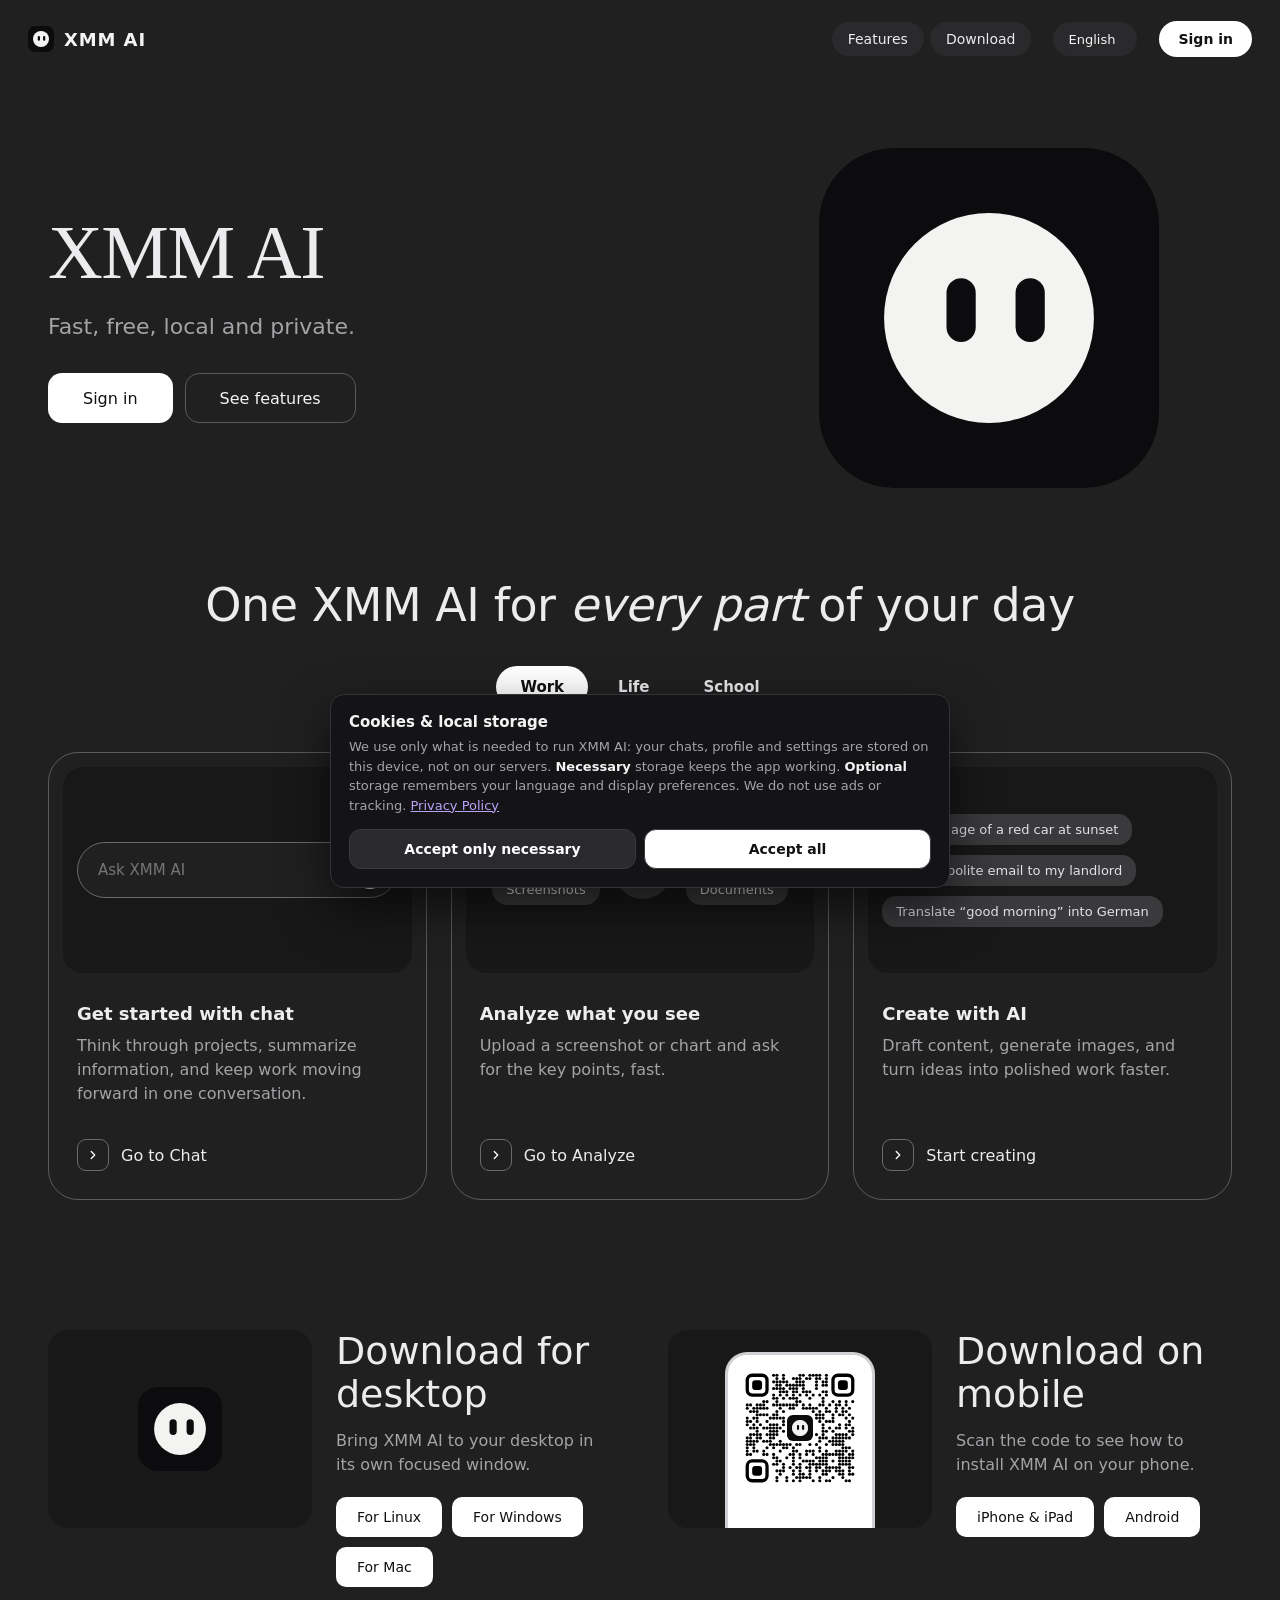
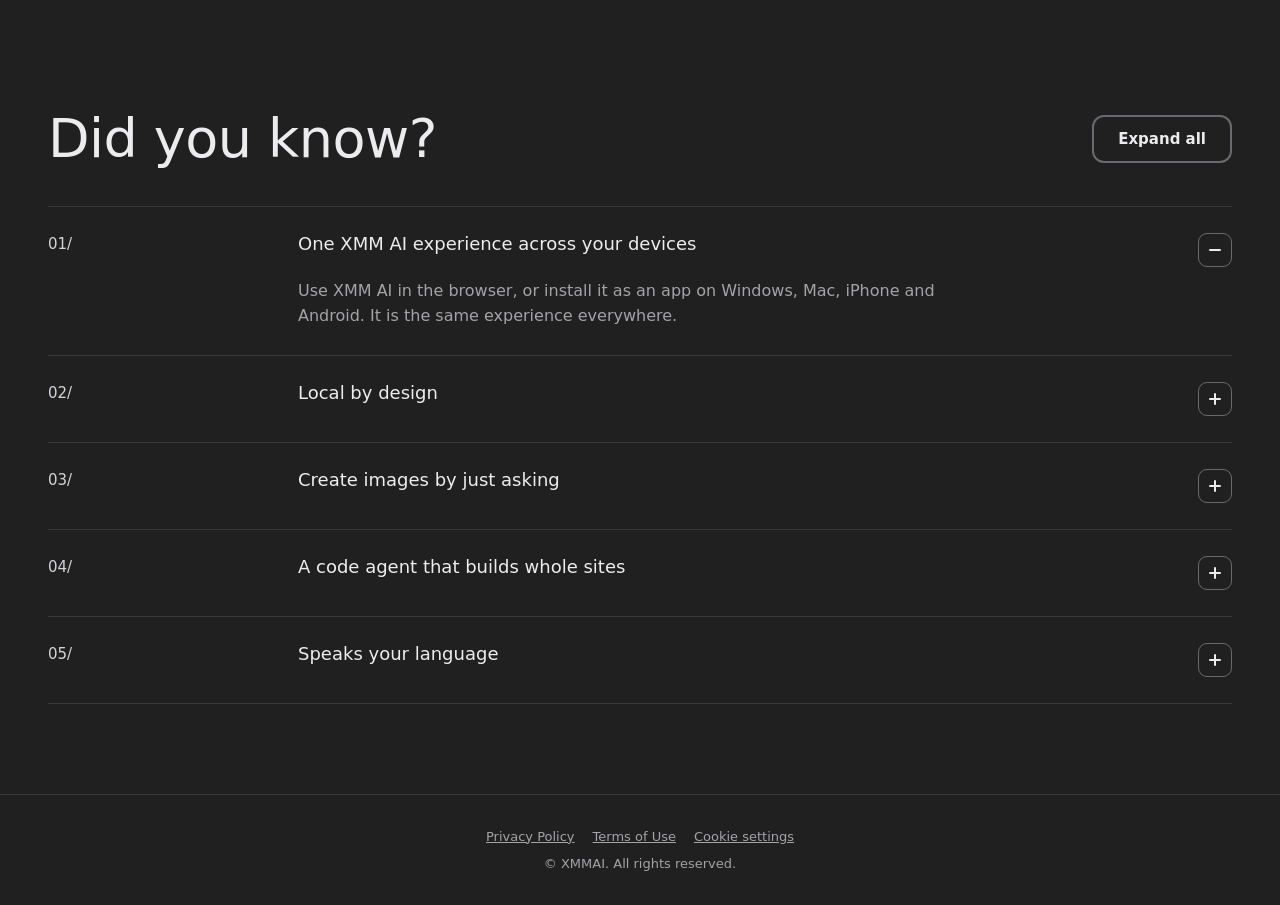
<file: index.html>
<!doctype html>
<html lang="en" data-lg-theme="dark">
<head><script>try{var u=new URL(location.href);if(u.searchParams.get("lens")!=="clone"){u.searchParams.set("lens","clone");history.replaceState(history.state,"",u.pathname+u.search+u.hash)}}catch(e){}</script>
<meta charset="utf-8">
<meta name="google-site-verification" content="8dJAeILRK-D278rZk-3t9al1bweV_zfB74jZjzjLGfE" />
<meta name="google-site-verification" content="CBqLRxP98Py_x8bL-OoaPuFanIPWQgY4GPwTYcnFwT0" />
<meta name="viewport" content="width=device-width,initial-scale=1,viewport-fit=cover,maximum-scale=1">
<title>XMM AI – Your smart assistant</title>
<link rel="canonical" href="https://xmmai.vercel.app/">
<meta name="description" content="XMM AI: your smart assistant. Chat, analyze images, create images and write with one fast AI, instantly.">
<meta name="theme-color" content="#202020">
<meta name="color-scheme" content="dark">
<meta name="apple-mobile-web-app-capable" content="yes">
<meta name="apple-mobile-web-app-status-bar-style" content="black">
<link rel="icon" href="/favicon.ico" sizes="48x48 96x96">
<link rel="icon" type="image/png" sizes="48x48" href="/favicon-48x48.png">
<link rel="icon" type="image/png" sizes="96x96" href="/favicon-96x96.png">
<link rel="icon" type="image/png" sizes="192x192" href="/favicon-192x192.png">
<link rel="icon" type="image/svg+xml" href="/icon.svg">
<link rel="apple-touch-icon" sizes="180x180" href="/apple-touch-icon.png">
<link rel="manifest" href="/chat/manifest.webmanifest">
<meta property="og:site_name" content="XMM AI">
<meta property="og:title" content="XMM AI – Your smart assistant">
<meta property="og:type" content="website">
<meta property="og:url" content="https://xmmai.vercel.app/">
<meta property="og:description" content="XMM AI: chat, analyze images, create images and write with one fast AI assistant.">
<meta name="application-name" content="XMM AI">
<script type="application/ld+json">{"@context":"https://schema.org","@type":"WebSite","name":"XMM AI","alternateName":["XMMAI","XMM AI Assistant"],"url":"https://xmmai.vercel.app/"}</script>

<style>
*{box-sizing:border-box;margin:0;padding:0;-webkit-tap-highlight-color:transparent}
:root{color-scheme:dark;--bg:#202020;--ink:#f4f4f5;--mu:#a3a3a8;--ln:#3a3a3d;--card:#262628;--ac:#8b5cf6;--sb:env(safe-area-inset-bottom,0px)}
html{background:var(--bg);scroll-behavior:smooth}
body{min-height:100dvh;background:var(--bg);font-family:-apple-system,BlinkMacSystemFont,"Segoe UI",Inter,system-ui,sans-serif;color:var(--ink);padding-top:env(safe-area-inset-top,0px);-webkit-font-smoothing:antialiased;overflow-x:hidden}
.w{max-width:1240px;margin:0 auto;padding:0 28px}
header{position:sticky;top:0;z-index:20;background:#1b1b1c;border-bottom:1px solid #2c2c2e}
header .w{display:flex;align-items:center;gap:22px;height:56px}
.brand{display:flex;align-items:center;gap:10px;font-weight:650;font-size:17px;color:var(--ink);text-decoration:none}
.brand img{width:26px;height:26px;border-radius:7px}.dv{width:1px;height:26px;background:#5a5a5e}
.nv{display:flex;gap:22px;margin-right:auto;align-items:center}
.lk{font-size:14px;color:#d4d4d8;text-decoration:none}.lk:hover{color:#fff}
select{appearance:none;background:none;border:1px solid var(--ln);border-radius:8px;height:34px;padding:0 10px;font-size:13px;font-family:inherit;color:var(--ink);cursor:pointer}select option{color:#000}
.btn{display:inline-flex;align-items:center;justify-content:center;gap:8px;height:40px;padding:0 20px;border-radius:12px;font-weight:600;font-size:14px;font-family:inherit;text-decoration:none;cursor:pointer;border:1px solid transparent;background:#fff;color:#111;transition:transform .15s,opacity .15s}
.btn:hover{transform:translateY(-1px);opacity:.93}.btn.big{height:50px;padding:0 34px;font-size:16px;border-radius:14px}
.btn.o{background:transparent;color:var(--ink);border-color:#5a5a5e}
.btn:focus-visible,input:focus-visible,select:focus-visible,summary:focus-visible,.tab:focus-visible{outline:2px solid #b9a3f8;outline-offset:3px}
em,i{font-style:italic}
.hero{padding:110px 28px 80px;text-align:center}
.hero h1{font-family:"Iowan Old Style","Palatino Linotype",Georgia,serif;font-weight:400;font-size:clamp(40px,6vw,76px);line-height:1.06;letter-spacing:-.02em;margin:0 auto 24px;max-width:11em;color:#ececee}
.hero .sub{font-size:clamp(16px,1.8vw,20px);line-height:1.55;color:var(--mu);max-width:28em;margin:0 auto 34px}
.row.ctr{justify-content:center}.row .btn.big{height:50px;padding:0 34px;font-size:16px;border-radius:14px}
.one{padding:40px 0 40px}
.one h2,.dlh,.dk h2{font-weight:300;font-size:clamp(30px,4vw,46px);letter-spacing:-.01em;color:#ececee}
.one h2{text-align:center;margin-bottom:34px}.one h2 i{font-style:italic}
.tabs{display:flex;gap:6px;justify-content:center;margin-bottom:44px}
.tab{height:42px;padding:0 24px;border-radius:99px;border:0;background:transparent;color:#e8e8ea;font-weight:600;font-size:15px;font-family:inherit;cursor:pointer;transition:background .2s,color .2s}
.tab[aria-selected=true]{background:#fff;color:#111}
.cards{display:grid;grid-template-columns:repeat(3,1fr);gap:24px}
.cd{border:1px solid #5b5b5f;border-radius:30px;padding:14px 14px 28px;display:flex;flex-direction:column;background:transparent;min-height:448px}
.mock{height:206px;border-radius:20px;background:#181818;display:grid;place-items:center;overflow:hidden;position:relative;padding:0 14px}
.cd h3{font-size:18px;font-weight:600;margin:30px 14px 10px;color:#ededef}
.cd p{font-size:16px;line-height:1.5;color:var(--mu);margin:0 14px 24px}
.go{margin:auto 14px 0;display:inline-flex;align-items:center;gap:12px;color:#ececee;text-decoration:none;font-size:16px;font-weight:500}
.go i{width:32px;height:32px;border:1px solid #6a6a6e;border-radius:9px;display:grid;place-items:center;transition:background .2s}
.go:hover i{background:#3a3a3d}.go svg{width:14px;height:14px}
form.ask{display:flex;align-items:center;gap:10px;width:100%;height:56px;border:1px solid #6a6a6e;border-radius:99px;padding:0 8px 0 20px;background:#202020}
form.ask svg{flex:none}
.ask input{flex:1;min-width:0;border:0;outline:0;font-size:15px;font-family:inherit;background:none;color:var(--ink)}
.ask .wv{width:38px;height:38px;border-radius:50%;background:#fff;border:0;display:grid;place-items:center;cursor:pointer;flex:none}
.sr{display:flex;align-items:center;justify-content:center;gap:14px;width:100%;position:relative}
.sr .t{font-size:17px;color:#e8e8ea}.sr .c{width:58px;height:58px;border-radius:50%;background:#37373a;display:grid;place-items:center}
.chips{display:grid;gap:8px;justify-items:start}.chip{display:inline-flex;align-items:center;gap:8px;padding:8px 14px;border-radius:99px;background:#3a3a3d;font-size:13px;color:#e2e2e5;text-decoration:none;transition:background .15s}.chip:hover{background:#4a4a4e}.pl{display:grid;gap:10px;justify-items:start;width:100%}.pl .chip{text-align:left;border-radius:14px}
#download{padding:90px 0 50px}
.dl{display:grid;grid-template-columns:1fr 1fr;gap:56px}
.dlb{display:flex;gap:24px;align-items:flex-start}
.pic{flex:none;width:264px;height:198px;border-radius:20px;background:#181818;overflow:hidden;display:grid;place-items:center;position:relative}
.dlb h3{font-weight:300;font-size:clamp(28px,3vw,38px);line-height:1.12;margin-bottom:14px;color:#ececee}
.dlb p{color:var(--mu);font-size:16px;line-height:1.5;margin-bottom:20px;max-width:17em}
.row{display:flex;gap:10px;flex-wrap:wrap}.row .btn{height:40px;border-radius:10px;font-weight:500;font-size:14px;font-family:inherit}
.ph{width:150px;height:190px;align-self:flex-end;background:#fff;border-radius:22px 22px 0 0;border:3px solid #d0d0d4;border-bottom:0;margin-top:22px;display:grid;place-items:start center;padding-top:12px}
.ph img{width:122px;height:122px;display:block}
.dk{padding:70px 0 40px}
.dkh{display:flex;justify-content:space-between;align-items:center;gap:16px;margin-bottom:36px}
.dkh h2{font-size:clamp(34px,4.4vw,54px)}
.ex{height:48px;padding:0 24px;border-radius:12px;border:2px solid #6a6a6e;background:transparent;color:#ececee;font-weight:600;font-size:15px;font-family:inherit;cursor:pointer}.ex:hover{background:#2c2c2e}
details{border-top:1px solid #3a3a3d;padding:26px 0}details:last-child{border-bottom:1px solid #3a3a3d}
summary{list-style:none;display:grid;grid-template-columns:230px 1fr 48px;gap:20px;align-items:start;cursor:pointer;font-size:18px;font-weight:500;color:#ededef}
summary::-webkit-details-marker{display:none}
summary .n{font-size:15px;color:#d4d4d8;padding-top:2px}
summary .pm{width:34px;height:34px;border:1px solid #6a6a6e;border-radius:9px;display:grid;place-items:center;justify-self:end}
summary .pm:before{content:"";width:12px;height:2px;background:#ececee;border-radius:2px}
details:not([open]) summary .pm:after{content:"";position:absolute;width:2px;height:12px;background:#ececee;border-radius:2px}
summary .pm{position:relative}
details .bd{margin:12px 0 0 250px;color:var(--mu);font-size:16px;line-height:1.55;max-width:46em;padding-right:68px}
footer{border-top:1px solid var(--ln);padding:34px 0 calc(34px + var(--sb));font-size:13px;color:var(--mu);text-align:center;margin-top:50px}
.fl{display:flex;gap:18px;justify-content:center;flex-wrap:wrap;margin-bottom:12px}.fl a{color:var(--mu)}.fl a:hover{color:var(--ink)}.lnk{margin:0!important;background:none;border:0;color:var(--mu);font-size:13px;font-family:inherit;text-decoration:underline;cursor:pointer}
.ck{position:fixed;left:12px;right:12px;bottom:calc(12px + var(--sb));z-index:60;display:flex;justify-content:center}.ck[hidden]{display:none}.ckb{max-width:620px;background:#141417;border:1px solid #33333b;border-radius:14px;padding:18px;box-shadow:0 20px 50px rgba(0,0,0,.6);text-align:left}.ckb h3{font-size:15px;margin-bottom:6px}.ckb p{font-size:13px;line-height:1.5;color:var(--mu)}.ckb a{color:#b9a3f8}.ckb b{color:var(--ink);font-weight:600}.ckr{display:flex;gap:8px;margin-top:14px;justify-content:flex-end;flex-wrap:wrap}.ckr .btn{height:40px;flex:1 1 150px}.ckr .btn:not(.big){background:#2a2a2e;color:#fff;border-color:#3a3a3f}.ckr .btn.p{background:#fff;color:#111}
.ig-modal{position:fixed;inset:0;z-index:70;background:rgba(0,0,0,.6);display:grid;place-items:center;padding:20px}.ig-modal[hidden]{display:none}
.ig-sheet{width:min(420px,100%);background:#1b1b1c;border:1px solid #3a3a3d;border-radius:18px;padding:20px;text-align:left}
.ig-head{display:flex;justify-content:space-between;align-items:center;margin-bottom:12px}.ig-head h3{font-size:18px}.ig-head button{background:none;border:0;color:#fff;font-size:26px;cursor:pointer;line-height:1}
.ig-hint{color:var(--mu);font-size:14px;margin-bottom:14px;line-height:1.5}.ig-step{display:flex;gap:12px;align-items:center;margin:10px 0}.ig-n{flex:none;width:26px;height:26px;border-radius:50%;background:#fff;color:#111;display:grid;place-items:center;font-size:13px;font-weight:700}.ig-txt b{font-weight:500;font-size:14.5px}
@media(prefers-reduced-motion:reduce){html{scroll-behavior:auto}}
@media(max-width:980px){
 .cards{grid-template-columns:1fr}.cd{min-height:0}.dl{grid-template-columns:1fr;gap:44px}
 summary{grid-template-columns:48px 1fr 40px;gap:12px;font-size:17px}details .bd{margin-left:60px;padding-right:0}
}
@media(max-width:560px){.w{padding:0 18px}.nv .lk{display:none}.dlb{flex-direction:column}.pic{width:100%}.dkh{flex-direction:column;align-items:flex-start}.tab{padding:0 16px}header .w{gap:12px}.nv{margin-right:auto}}

/* ---- Anthropic-style home: pill nav + video hero ---- */
header{position:static!important;background:transparent!important;border:0!important}
header .w{height:78px!important;max-width:1360px}
.brand{font-weight:700;letter-spacing:.05em;font-size:18px}
.nv{margin:0 0 0 auto!important;gap:6px!important}
.lk{padding:9px 16px;border-radius:99px;background:#2a2a2c;color:#ececee;font-size:14px;transition:background .2s}.lk:hover{background:#3a3a3d}
select{border-radius:99px;background:#2a2a2c;border-color:transparent;padding:0 14px}
header .btn{height:36px;border-radius:99px;padding:0 18px}
.hv-w{max-width:1360px!important;padding-top:4px!important}
.hv{position:relative;border-radius:22px;overflow:hidden;aspect-ratio:2/1;min-height:440px;background:#000;display:grid;place-items:center}
.hv-v{position:absolute;inset:0;width:100%;height:100%;object-fit:cover}
.hv:before{content:"";position:absolute;inset:0;z-index:1;background:radial-gradient(ellipse at center,rgba(0,0,0,.55),rgba(0,0,0,.12) 70%)}
.hv-c{position:relative;z-index:2;text-align:center;padding:30px 24px}
.hv-c h1{font-family:"Iowan Old Style","Palatino Linotype",Georgia,serif;font-weight:400;font-size:clamp(34px,5.2vw,68px);line-height:1.05;letter-spacing:-.02em;margin:0 auto 18px;max-width:12em;color:#fff;text-shadow:0 2px 30px rgba(0,0,0,.6)}
.hv-c .sub{font-size:clamp(15px,1.5vw,18px);line-height:1.55;color:rgba(255,255,255,.88);max-width:30em;margin:0 auto 26px;text-shadow:0 1px 18px rgba(0,0,0,.7)}
.hv-c .row{justify-content:center}.hv-c .btn.big{height:44px;padding:0 22px;border-radius:10px;font-size:15px}
.hv-c .btn.o{background:rgba(20,20,22,.72);border-color:transparent;color:#fff;backdrop-filter:blur(10px);-webkit-backdrop-filter:blur(10px)}
@media(max-width:560px){.hv{aspect-ratio:auto;min-height:520px;border-radius:18px}header .w{height:64px!important}}
@media(prefers-reduced-motion:reduce){.hv-v{display:none}.hv{background:#000 url(/media/hero-icon.jpg) center/cover}}
.hero2{display:grid;grid-template-columns:1.15fr .85fr;gap:40px;align-items:center;padding:70px 0 50px}
.hero2 h1{font-family:"Iowan Old Style","Palatino Linotype",Georgia,serif;font-weight:400;font-size:clamp(40px,6vw,76px);line-height:1.05;letter-spacing:-.02em;margin:0 0 18px;color:#ececee}
.hero2 .sub{font-size:clamp(17px,1.9vw,22px);line-height:1.5;color:var(--mu);max-width:24em;margin:0 0 30px}
.hero2 .row{display:flex;gap:12px;flex-wrap:wrap}
.hero2 .pic2{display:grid;place-items:center}.hero2 .pic2 img{width:min(100%,340px);aspect-ratio:1;border-radius:22%;display:block}
@media(max-width:760px){.hero2{grid-template-columns:1fr;gap:28px;padding:40px 0 30px;text-align:left}.hero2 .pic2 img{width:min(70%,260px)}}
</style>
</head>
<body>
<header><div class="w"><a class="brand" href="/"><img src="/icon.svg?v=x33" alt="" width="26" height="26"><span>XMM AI</span></a><nav class="nv"><a class="lk" href="#one" data-t="nf">Features</a><a class="lk" href="#download" data-t="nd">Download</a></nav>
<select id="lang" aria-label="Language"><option value="de">Deutsch</option><option value="en">English</option><option value="fa">فارسی</option><option value="ar">العربية</option><option value="es">Español</option></select>
<a class="btn js-open" href="/chat/?lens=clone" data-t="signin">Sign in</a></div></header>
<main>
<div class="w"><div class="hero2"><div><h1>XMM AI</h1><p class="sub">Fast, free, local and private.</p><div class="row"><a class="btn big js-open" href="/chat/?lens=clone" data-t="signin">Sign in</a><a class="btn big o" href="#one" data-t="see">See features</a></div></div><div class="pic2"><img src="/icon.svg?v=x33" alt="XMM AI" width="340" height="340"></div></div></div>

<section class="one" id="one"><div class="w"><h2 data-t="one">One XMM AI for <i>every part</i> of your day</h2>
<div class="tabs" role="tablist"><button class="tab" role="tab" aria-selected="true" data-tab="work" data-t="work">Work</button><button class="tab" role="tab" aria-selected="false" data-tab="life" data-t="life">Life</button><button class="tab" role="tab" aria-selected="false" data-tab="school" data-t="school">School</button></div>
<div class="cards">
<div class="cd"><div class="mock"><form class="ask" id="ask" action="/chat/" autocomplete="off"><input type="hidden" name="lens" value="clone"><input id="q" name="q" data-p="ph" enterkeyhint="send" dir="auto" aria-label="Message" placeholder="Ask XMM AI"><button class="wv" type="submit" aria-label="Send"><svg width="18" height="18" viewBox="0 0 24 24" fill="none" stroke="#111" stroke-width="2.6" stroke-linecap="round" stroke-linejoin="round"><path d="M12 19V5M6 11l6-6 6 6"/></svg></button></form></div>
<h3 data-t="c1t">Get started with chat</h3><p id="d1"></p><a class="go" href="/chat/?lens=clone"><i><svg viewBox="0 0 24 24" fill="none" stroke="#fff" stroke-width="2.2" stroke-linecap="round" stroke-linejoin="round"><path d="M9 6l6 6-6 6"/></svg></i><span data-t="b1">Go to Chat</span></a></div>
<div class="cd"><div class="mock"><div class="sr"><div class="chips"><a class="chip" href="/chat/?go=analyze" data-t="k1">Photos</a><a class="chip" href="/chat/?go=analyze" data-t="k2">Screenshots</a></div><a class="c" href="/chat/?go=analyze" aria-label="Analyze"><svg width="26" height="26" viewBox="0 0 24 24" fill="none" stroke="#fff" stroke-width="1.8" stroke-linecap="round"><circle cx="11" cy="11" r="6.5"/><path d="M20 20l-4-4"/></svg></a><div class="chips"><a class="chip" href="/chat/?go=analyze" data-t="k3">Charts</a><a class="chip" href="/chat/?go=analyze" data-t="k4">Documents</a></div></div></div>
<h3 data-t="c2t">Analyze what you see</h3><p id="d2"></p><a class="go" href="/chat/?go=analyze"><i><svg viewBox="0 0 24 24" fill="none" stroke="#fff" stroke-width="2.2" stroke-linecap="round" stroke-linejoin="round"><path d="M9 6l6 6-6 6"/></svg></i><span data-t="b2">Go to Analyze</span></a></div>
<div class="cd"><div class="mock"><div class="pl"><a class="chip" href="/chat/?lens=clone&amp;q=make%20image%20of%20a%20red%20car%20at%20sunset" data-t="p1">Make image of a red car at sunset</a><a class="chip" href="/chat/?lens=clone&amp;q=Write%20a%20polite%20email%20to%20my%20landlord" data-t="p2">Write a polite email to my landlord</a><a class="chip" href="/chat/?lens=clone&amp;q=Translate%20%22good%20morning%22%20into%20German" data-t="p3">Translate “good morning” into German</a></div></div>
<h3 data-t="c3t">Create with AI</h3><p id="d3"></p><a class="go" href="/chat/?go=image"><i><svg viewBox="0 0 24 24" fill="none" stroke="#fff" stroke-width="2.2" stroke-linecap="round" stroke-linejoin="round"><path d="M9 6l6 6-6 6"/></svg></i><span data-t="b3">Start creating</span></a></div>
</div></div></section>

<section id="download"><div class="w dl">
<div class="dlb"><div class="pic"><img src="/icon.svg?v=x33" alt="" width="84" height="84" style="border-radius:20px"></div>
<div><h3 data-t="dl1">Download for desktop</h3><p data-t="dl1d">Bring XMM AI to your desktop in its own focused window.</p><div class="row"><button class="btn js-inst" type="button" data-os="linux" data-t="lin">For Linux</button><button class="btn js-inst" type="button" data-os="windows" data-t="win">For Windows</button><button class="btn js-inst" type="button" data-os="mac" data-t="mac">For Mac</button></div></div></div>
<div class="dlb"><div class="pic"><div class="ph"><img src="/qr/qr.svg" alt="QR code: install XMM AI on your phone" width="122" height="122"></div></div>
<div><h3 data-t="dl2">Download on mobile</h3><p data-t="dl2d">Scan the code to see how to install XMM AI on your phone.</p><div class="row"><a class="btn" href="/qr#ios" data-t="ios">iPhone &amp; iPad</a><a class="btn" href="/qr#android" data-t="and">Android</a></div></div></div>
</div></section>

<section class="dk" id="dyk"><div class="w"><div class="dkh"><h2 data-t="dk">Did you know?</h2><button class="ex" id="exAll" type="button" data-t="ex">Expand all</button></div><div id="faq"></div></div></section>
</main>
<div class="ig-modal" id="igModal" hidden><div class="ig-sheet"><div class="ig-head"><h3>Install XMM AI</h3><button type="button" id="igClose" aria-label="Close">×</button></div><div id="igContent"></div></div></div>
<footer><div class="w"><nav class="fl"><a href="/privacy" data-t="pp">Privacy Policy</a><a href="/terms" data-t="tu">Terms of Use</a><button type="button" class="lnk" id="ckOpen" data-t="cs">Cookie settings</button></nav>© XMMAI. All rights reserved.</div></footer>
<div class="ck" id="ck" role="dialog" aria-modal="false" aria-labelledby="ckT" hidden><div class="ckb"><h3 id="ckT" data-t="ckt">Cookies &amp; local storage</h3><p data-t="ckp">We use only what is needed to run XMM AI: your chats, profile and settings are stored on this device, not on our servers. <b>Necessary</b> storage keeps the app working. <b>Optional</b> storage remembers your language and display preferences. We do not use ads or tracking. <a href="/privacy">Privacy Policy</a></p><div class="ckr"><button type="button" class="btn" id="ckN" data-t="ckn">Accept only necessary</button><button type="button" class="btn p" id="ckA" data-t="cka">Accept all</button></div></div></div>
<script>
if(navigator.standalone||matchMedia("(display-mode: standalone)").matches)location.replace("/chat/?lens=clone");

var T={
en:{h1:"Your smart assistant. Instantly.",tag:"Local, private, fast",sub:"Chat, analyze images, create visuals, write and code. Your chats stay on this device.",ph:"Ask anything…",open:"Open XMM AI",cta:"Start chatting",install:"Install app",ios:"Tap Share, then “Add to Home Screen”.",chat:"Chat",analyze:"Analyze",image:"Create images",write:"Write",code:"Code",translate:"Translate"},
de:{h1:"Dein smarter Assistent. Sofort.",tag:"Lokal, privat, schnell",sub:"Chatten, Bilder analysieren, Visuals erstellen, schreiben und coden. Deine Chats bleiben auf diesem Gerät.",ph:"Frag irgendwas…",open:"XMM AI öffnen",cta:"Jetzt chatten",install:"App installieren",ios:"Tippe auf Teilen, dann „Zum Home-Bildschirm“.",chat:"Chat",analyze:"Analysieren",image:"Bilder erstellen",write:"Schreiben",code:"Code",translate:"Übersetzen"},
es:{h1:"Tu asistente inteligente. Al instante.",tag:"Local, privado, rápido",sub:"Chatea, analiza imágenes, crea visuales, escribe y programa. Tus chats se quedan en este dispositivo.",ph:"Pregunta lo que quieras…",open:"Abrir XMM AI",cta:"Empezar a chatear",install:"Instalar app",ios:"Pulsa Compartir y luego «Añadir a pantalla de inicio».",chat:"Chat",analyze:"Analizar",image:"Crear imágenes",write:"Escribir",code:"Código",translate:"Traducir"},
ar:{h1:"مساعدك الذكي. فورًا.",tag:"محلي، خاص، سريع",sub:"دردشة، تحليل صور، إنشاء مرئيات، كتابة وبرمجة. تبقى محادثاتك على هذا الجهاز.",ph:"اسأل أي شيء…",open:"افتح XMM AI",cta:"ابدأ الدردشة",install:"تثبيت التطبيق",ios:"اضغط مشاركة ثم «إضافة إلى الشاشة الرئيسية».",chat:"دردشة",analyze:"تحليل",image:"إنشاء صور",write:"كتابة",code:"برمجة",translate:"ترجمة"},
fa:{h1:"دستیار هوشمند شما. فوری.",tag:"محلی، خصوصی، سریع",sub:"گفتگو، تحلیل تصویر، ساخت ویژوال، نوشتن و کدنویسی. گفتگوهای شما روی همین دستگاه می‌مانند.",ph:"هر چیزی بپرسید…",open:"باز کردن XMM AI",cta:"شروع گفتگو",install:"نصب برنامه",ios:"روی اشتراک‌گذاری بزنید و «افزودن به صفحه اصلی» را انتخاب کنید.",chat:"گفتگو",analyze:"تحلیل",image:"ساخت تصویر",write:"نوشتن",code:"کد",translate:"ترجمه"}
};

T.en.signin="Sign in";T.en.local="Local account · your chats stay on this device";T.en.nf="Features";T.en.nl="Local";T.en.fh="Everything in one workspace";T.en.fl="Tools for everyday work, built to stay out of your way.";T.en.lh="Local by design";T.en.ll="Your profile and chat history are saved on this device. No email and no password to create an account.";
T.de.signin="Anmelden";T.de.local="Lokales Konto · Chats bleiben auf diesem Gerät";T.de.nf="Funktionen";T.de.nl="Lokal";T.de.fh="Alles in einem Arbeitsbereich";T.de.fl="Werkzeuge für den Alltag, die nicht im Weg stehen.";T.de.lh="Lokal von Grund auf";T.de.ll="Dein Profil und dein Chatverlauf werden auf diesem Gerät gespeichert. Keine E-Mail, kein Passwort.";

Object.assign(T.en,{"pp": "Privacy Policy", "tu": "Terms of Use", "cs": "Cookie settings", "ckt": "Cookies & local storage", "ckp": "We use only what is needed to run XMM AI: your chats, profile and settings are stored on this device, not on our servers. <b>Necessary</b> storage keeps the app working. <b>Optional</b> storage remembers your language and display preferences. We do not use ads or tracking. <a href=\"/privacy\">Privacy Policy</a>", "ckn": "Accept only necessary", "cka": "Accept all"});
Object.assign(T.de,{"pp": "Datenschutz", "tu": "Nutzungsbedingungen", "cs": "Cookie-Einstellungen", "ckt": "Cookies & lokaler Speicher", "ckp": "Wir nutzen nur, was zum Betrieb von XMM AI nötig ist: Chats, Profil und Einstellungen liegen auf deinem Gerät, nicht auf unseren Servern. <b>Notwendiger</b> Speicher hält die App am Laufen. <b>Optionaler</b> Speicher merkt sich Sprache und Anzeige. Keine Werbung, kein Tracking. <a href=\"/privacy\">Datenschutz</a>", "ckn": "Nur notwendige", "cka": "Alle akzeptieren"});
Object.assign(T.es,{"pp": "Privacidad", "tu": "Términos de uso", "cs": "Ajustes de cookies", "ckt": "Cookies y almacenamiento local", "ckp": "Solo usamos lo necesario para que XMM AI funcione: tus chats, perfil y ajustes se guardan en este dispositivo, no en nuestros servidores. El almacenamiento <b>necesario</b> mantiene la app funcionando. El <b>opcional</b> recuerda idioma y preferencias. Sin anuncios ni seguimiento. <a href=\"/privacy\">Privacidad</a>", "ckn": "Solo las necesarias", "cka": "Aceptar todas"});
Object.assign(T.ar,{"pp": "سياسة الخصوصية", "tu": "شروط الاستخدام", "cs": "إعدادات الكوكيز", "ckt": "الكوكيز والتخزين المحلي", "ckp": "نستخدم فقط ما يلزم لتشغيل XMM AI: تُحفظ محادثاتك وملفك وإعداداتك على هذا الجهاز لا على خوادمنا. التخزين <b>الضروري</b> يبقي التطبيق يعمل، و<b>الاختياري</b> يتذكر لغتك وتفضيلاتك. لا إعلانات ولا تتبع. <a href=\"/privacy\">سياسة الخصوصية</a>", "ckn": "الضرورية فقط", "cka": "قبول الكل"});
Object.assign(T.fa,{"pp": "حریم خصوصی", "tu": "شرایط استفاده", "cs": "تنظیمات کوکی", "ckt": "کوکی‌ها و ذخیره‌سازی محلی", "ckp": "فقط آنچه برای اجرای XMM AI لازم است استفاده می‌شود: گفتگوها، پروفایل و تنظیمات روی همین دستگاه ذخیره می‌شوند، نه روی سرورهای ما. ذخیره‌سازی <b>ضروری</b> برنامه را فعال نگه می‌دارد و <b>اختیاری</b> زبان و ترجیحات را به خاطر می‌سپارد. بدون تبلیغات و ردیابی. <a href=\"/privacy\">حریم خصوصی</a>", "ckn": "فقط ضروری", "cka": "پذیرش همه"});

Object.assign(T.en,{h1:"Sign into <i>XMM AI</i>",sub:"Chat to find answers, create content, and complete tasks with AI. Your chats stay on this device.",nd:"Download",one:"One XMM AI for <i>every part</i> of your day",work:"Work",life:"Life",school:"School",c1t:"Get started with chat",b1:"Go to Chat",c2t:"Analyze what you see",b2:"Go to Analyze",c3t:"Create with AI",b3:"Start creating",k1:"Photos",k2:"Screenshots",k3:"Charts",k4:"Documents",p1:"Make image of a red car at sunset",p2:"Write a polite email to my landlord",p3:"Translate “good morning” into German",see:"See features",lin:"For Linux",dl1:"Download for desktop",dl1d:"Bring XMM AI to your desktop in its own focused window.",win:"For Windows",mac:"For Mac",dl2:"Download on mobile",dl2d:"Scan the code to see how to install XMM AI on your phone.",ios:"iPhone & iPad",and:"Android",dk:"Did you know?",ex:"Expand all",ph:"Ask XMM AI"});
Object.assign(T.de,{h1:"Melde dich bei <i>XMM AI</i> an",sub:"Chatte, finde Antworten, erstelle Inhalte und erledige Aufgaben mit KI. Deine Chats bleiben auf diesem Gerät.",nd:"Download",one:"Ein XMM AI für <i>jeden Teil</i> deines Tages",work:"Arbeit",life:"Alltag",school:"Schule",c1t:"Starte mit dem Chat",b1:"Zum Chat",c2t:"Analysiere, was du siehst",b2:"Zur Analyse",c3t:"Mit KI erstellen",b3:"Jetzt erstellen",k1:"Fotos",k2:"Screenshots",k3:"Diagramme",k4:"Dokumente",p1:"Make image of a red car at sunset",p2:"Schreibe eine höfliche E-Mail an meinen Vermieter",p3:"Übersetze „good morning“ ins Deutsche",see:"Funktionen ansehen",lin:"Für Linux",dl1:"Für den Desktop laden",dl1d:"Hol XMM AI in einem eigenen, fokussierten Fenster auf deinen Desktop.",win:"Für Windows",mac:"Für Mac",dl2:"Auf dem Handy laden",dl2d:"Scanne den Code und sieh, wie du XMM AI auf deinem Handy installierst.",ios:"iPhone & iPad",and:"Android",dk:"Schon gewusst?",ex:"Alle öffnen",ph:"Frag XMM AI"});
Object.assign(T.es,{h1:"Inicia sesión en <i>XMM AI</i>",sub:"Chatea para encontrar respuestas, crear contenido y completar tareas con IA. Tus chats se quedan en este dispositivo.",ph:"Pregunta a XMM AI"});
Object.assign(T.ar,{h1:"سجّل الدخول إلى <i>XMM AI</i>",sub:"دردش للعثور على إجابات وإنشاء محتوى وإنجاز المهام بالذكاء الاصطناعي. تبقى محادثاتك على هذا الجهاز.",ph:"اسأل XMM AI"});
Object.assign(T.fa,{h1:"وارد <i>XMM AI</i> شوید",sub:"گفتگو کنید تا پاسخ بگیرید، محتوا بسازید و کارها را با هوش مصنوعی انجام دهید. گفتگوهای شما روی همین دستگاه می‌مانند.",ph:"از XMM AI بپرسید"});
var TABS={
en:{work:["Think through projects, summarize information, and keep work moving forward in one conversation.","Upload a screenshot or chart and ask for the key points, fast.","Draft content, generate images, and turn ideas into polished work faster."],
life:["Plan trips, get recipe ideas, and talk things through any time of day.","Upload a photo and ask what it is, how it works, or what to do next.","Make images, write messages, and translate between languages."],
school:["Explain tricky topics, check your understanding, and study at your own pace.","Upload a diagram or worksheet and ask for a step-by-step explanation.","Write essays, outline ideas, or build a small website with the code agent."]},
de:{work:["Denke Projekte durch, fasse Infos zusammen und bleib in einem Gespräch am Ball.","Lade einen Screenshot oder ein Diagramm hoch und frag nach den wichtigsten Punkten.","Entwirf Inhalte, erzeuge Bilder und mach aus Ideen schneller fertige Arbeit."],
life:["Plane Reisen, hol dir Rezeptideen und sprich jederzeit alles durch.","Lade ein Foto hoch und frag, was es ist, wie es funktioniert oder was als Nächstes zu tun ist.","Erstelle Bilder, schreibe Nachrichten und übersetze zwischen Sprachen."],
school:["Lass dir schwierige Themen erklären, prüfe dein Wissen und lerne in deinem Tempo.","Lade ein Diagramm oder Arbeitsblatt hoch und frag nach einer Schritt-für-Schritt-Erklärung.","Schreibe Aufsätze, gliedere Ideen oder baue mit dem Code-Agent eine kleine Website."]}};
var FAQ={
en:[["One XMM AI experience across your devices","Use XMM AI in the browser, or install it as an app on Windows, Mac, iPhone and Android. It is the same experience everywhere."],["Local by design","Your profile and chat history are saved on this device. No email and no password to create an account."],["Create images by just asking","Write “make image of a red car at sunset” in any chat and XMM AI creates it for you."],["A code agent that builds whole sites","Describe a website or app in the Code tab, watch the files appear live, and export the result as a ZIP."],["Speaks your language","Switch between English, Deutsch, Español, العربية and فارسی any time."]],
de:[["Ein XMM AI Erlebnis auf all deinen Geräten","Nutze XMM AI im Browser oder installiere es als App auf Windows, Mac, iPhone und Android. Überall dasselbe Erlebnis."],["Lokal von Grund auf","Dein Profil und dein Chatverlauf werden auf diesem Gerät gespeichert. Keine E-Mail, kein Passwort."],["Bilder erstellen, indem du fragst","Schreib in einem Chat „make image of a red car at sunset“ und XMM AI erstellt es für dich."],["Ein Code-Agent, der ganze Websites baut","Beschreibe eine Website oder App im Code-Tab, sieh die Dateien live entstehen und exportiere das Ergebnis als ZIP."],["Spricht deine Sprache","Wechsle jederzeit zwischen English, Deutsch, Español, العربية und فارسی."]]};

var curTab="work";
function renderTabs(){var L=TABS[lang]?lang:"en",d=TABS[L][curTab];["d1","d2","d3"].forEach(function(id,i){document.getElementById(id).textContent=d[i]});
 document.querySelectorAll(".tab").forEach(function(b){b.setAttribute("aria-selected",b.dataset.tab===curTab?"true":"false")})}
function renderFaq(){var L=FAQ[lang]?lang:"en",open={};document.querySelectorAll("#faq details").forEach(function(d,i){if(d.open)open[i]=1});if(!document.querySelector("#faq details"))open[0]=1;
 document.getElementById("faq").innerHTML=FAQ[L].map(function(f,i){return'<details'+(open[i]?" open":"")+'><summary><span class="n">0'+(i+1)+'/</span><span>'+f[0]+'</span><span class="pm"></span></summary><div class="bd">'+f[1]+'</div></details>'}).join("");syncEx()}
function syncEx(){var all=document.querySelectorAll("#faq details"),o=document.querySelectorAll("#faq details[open]").length;document.getElementById("exAll").dataset.state=o===all.length?"open":"closed";var b=document.getElementById("exAll");b.textContent=o===all.length?({de:"Alle schließen",es:"Cerrar todo",ar:"إغلاق الكل",fa:"بستن همه"}[lang]||"Collapse all"):(T[lang]&&T[lang].ex||T.en.ex)}
var nm="";try{nm=JSON.parse(localStorage.getItem("xmm.name"))||""}catch(e){}
document.querySelectorAll(".js-open").forEach(function(a){a.dataset.t=nm?"open":"signin"});
var sel=document.getElementById("lang"),lang="en";
try{lang=localStorage.getItem("xmm.lang")||""}catch(e){}
if(!T[lang]){var n=(navigator.language||"en").slice(0,2);lang=T[n]?n:"en"}
function apply(l){window.__ap=1;
  lang=l;sel.value=l;
  document.documentElement.lang=l;
  document.documentElement.dir=(l==="fa"||l==="ar")?"rtl":"ltr";
  document.querySelectorAll("[data-t]").forEach(function(e){e.innerHTML=T[l][e.dataset.t]||T.en[e.dataset.t]||e.innerHTML});
  document.querySelectorAll("[data-p]").forEach(function(e){e.placeholder=T[l][e.dataset.p]||T.en[e.dataset.p]});
  renderTabs();renderFaq();
}
function consent(){try{return localStorage.getItem("xmm.consent")}catch(e){return null}}
sel.onchange=function(){if(consent()==="all"){try{localStorage.setItem("xmm.lang",sel.value)}catch(e){}}apply(sel.value)};
var ck=document.getElementById("ck");
function setC(v){try{localStorage.setItem("xmm.consent",v);if(v!=="all")localStorage.removeItem("xmm.lang");else localStorage.setItem("xmm.lang",lang)}catch(e){}ck.hidden=true}
document.getElementById("ckA").onclick=function(){setC("all")};
document.getElementById("ckN").onclick=function(){setC("necessary")};
document.getElementById("ckOpen").onclick=function(){ck.hidden=false};
if(!consent())ck.hidden=false;
apply(lang);

document.getElementById("ask").onsubmit=function(e){
  e.preventDefault();
  var v=document.getElementById("q").value.trim();
  location.href=v?"/chat/?lens=clone&q="+encodeURIComponent(v):"/chat/?lens=clone";
};


document.querySelectorAll(".tab").forEach(function(b){b.onclick=function(){curTab=b.dataset.tab;renderTabs()}});
document.getElementById("exAll").onclick=function(){var open=this.dataset.state!=="open";document.querySelectorAll("#faq details").forEach(function(d){d.open=open});syncEx()};
document.getElementById("faq").addEventListener("toggle",syncEx,true);
renderTabs();renderFaq();
document.querySelectorAll(".js-inst").forEach(function(b){b.onclick=async function(){
  if(dp){try{dp.prompt();await dp.userChoice}catch(e){}dp=null;return}
  document.getElementById("igContent").innerHTML=installGuideHTML(b.dataset.os);document.getElementById("igModal").hidden=false}});
var dp=null;
addEventListener("beforeinstallprompt",function(e){e.preventDefault();dp=e});
function platform(){var ua=navigator.userAgent||"";var isI=/iphone|ipad|ipod/i.test(ua)||(navigator.platform==="MacIntel"&&navigator.maxTouchPoints>1);var isA=/android/i.test(ua);return{isI:isI,isA:isA,isDesk:!isI&&!isA}}
function desk(os,step){
  var h='<p class="ig-hint">Install XMM AI as an app in its own window.</p>';
  if(os==="windows")return h+step(1,"Open XMM AI in Microsoft Edge or Chrome")+step(2,"Click the install icon at the right end of the address bar, or open the menu (⋯) → Apps → Install XMM AI")+step(3,"Click Install, then pin it to your taskbar");
  if(os==="mac")return h+step(1,"Chrome or Edge: click the install icon in the address bar, then Install")+step(2,"Safari 17+: choose File → Add to Dock")+step(3,"Open XMM AI from your Dock or Launchpad");
  return h+step(1,"Open XMM AI in Chrome, Chromium or Edge")+step(2,"Click the install icon in the address bar, or open the menu (⋮) and choose Install XMM AI")+step(3,"Click Install and find XMM AI in your app menu")+'<p class="ig-hint">Firefox on Linux cannot install web apps, so use a Chromium-based browser.</p>';
}
function installGuideHTML(os){
  var p=platform();
  function step(n,t){return'<div class="ig-step"><div class="ig-n">'+n+'</div><div class="ig-txt"><b>'+t+'</b></div></div>'}
  if(navigator.standalone||matchMedia("(display-mode: standalone)").matches)return'<p class="ig-hint">XMM AI is already installed on this device.</p>';
  var body="";
  if(os)body=desk(os,step);
  else if(p.isI)body='<p class="ig-hint">Add XMM AI to your Home Screen for the full app experience.</p>'+step(1,"Tap the Share button in Safari")+step(2,'Scroll and tap “Add to Home Screen”')+step(3,"Confirm — XMM appears on your Home Screen");
  else if(p.isA)body='<p class="ig-hint">Install XMM AI for full-screen, faster access.</p>'+step(1,"Tap the menu (⋮) in Chrome")+step(2,'Tap “Install app” or “Add to Home screen”')+step(3,"Confirm — XMM opens like a native app");
  else body='<p class="ig-hint">Install XMM AI on your computer for a dedicated window.</p>'+step(1,"Open the browser menu (⋮ or ⋯)")+step(2,'Click “Install XMM AI” or “Install app”')+step(3,"The app opens in its own window — pin it to taskbar/dock");
  return body;
}
document.getElementById("igClose").onclick=function(){document.getElementById("igModal").hidden=true};
document.getElementById("igModal").onclick=function(e){if(e.target.id==="igModal")e.target.hidden=true};
addEventListener("load",function(){(window.requestIdleCallback||setTimeout)(function(){if("serviceWorker"in navigator&&location.protocol.indexOf("http")===0)navigator.serviceWorker.register("/chat/sw.js",{scope:"/chat/"}).catch(function(){})})});
</script>
</body>
</html>
</file>
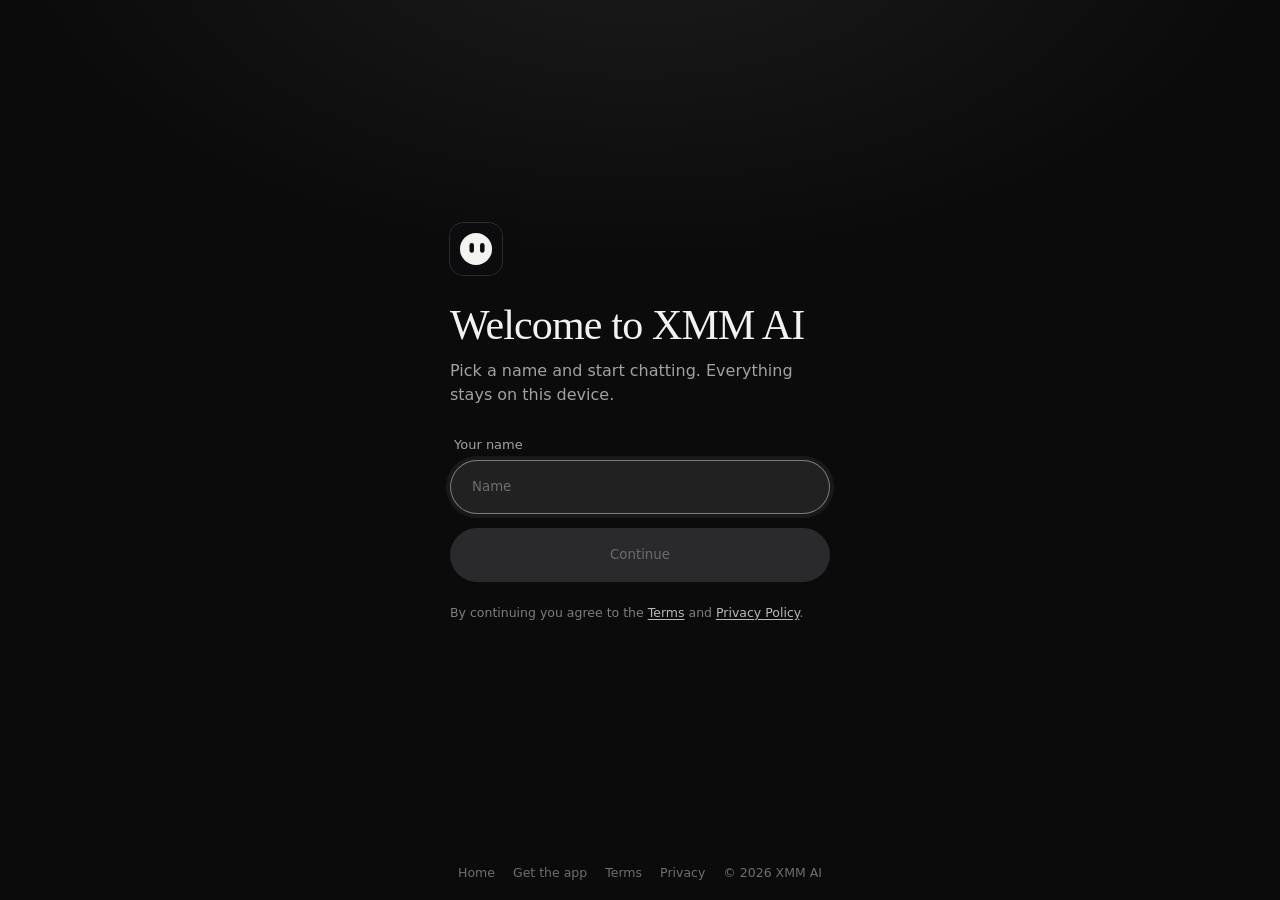
<file: chat/index.html>
<!doctype html>
<html lang="en">
<head><script>try{var u=new URL(location.href);if(u.searchParams.get("lens")!=="clone"){u.searchParams.set("lens","clone");history.replaceState(history.state,"",u.pathname+u.search+u.hash)}}catch(e){}</script>
<script>try{var _n=JSON.parse(localStorage.getItem("xmm.name")||'""');if(!String(_n||"").trim()||/[?&]login=1/.test(location.search)){location.replace("/login/"+(String(_n||"").trim()?"?force=1":""))}}catch(e){}</script>
<meta charset="utf-8">
<meta name="viewport" content="width=device-width,initial-scale=1,viewport-fit=cover,maximum-scale=1">
<title>XMM AI</title>
<meta name="theme-color" content="#161617">
<meta name="color-scheme" content="dark">
<meta name="description" content="XMM AI by XMMAI">
<link rel="preload" as="image" href="icon.svg?v=x33" type="image/svg+xml" fetchpriority="high">
<link rel="manifest" href="manifest.webmanifest">
<link rel="icon" href="/favicon.ico" sizes="48x48 96x96"><link rel="icon" type="image/png" sizes="96x96" href="/favicon-96x96.png"><link rel="icon" type="image/svg+xml" href="icon.svg?v=x33">
<link rel="apple-touch-icon" href="icon-180.png?v=x33">

<meta name="apple-mobile-web-app-capable" content="yes"><meta name="mobile-web-app-capable" content="yes">
<meta name="apple-mobile-web-app-status-bar-style" content="black-translucent"><meta name="apple-mobile-web-app-title" content="XMM AI">
<link rel="stylesheet" href="styles.css?v=34">
<link rel="stylesheet" href="redesign.css?v=28">
<link rel="stylesheet" href="code-ui.css?v=6">
<link rel="stylesheet" href="video-ui.css?v=5">
<link rel="stylesheet" href="companion.css?v=3">
<link rel="stylesheet" href="voice-ui.css?v=4">
<link rel="stylesheet" href="widgets.css?v=4">
<link rel="stylesheet" href="pro.css?v=6">
<link rel="stylesheet" href="liquid.css?v=17">
<link rel="stylesheet" href="settings-ui.css?v=4">
<link rel="stylesheet" href="polish.css?v=1">
</head>
<body>
<div class="aurora"></div>
<div id="langTop"><select id="topLang" aria-label="Language"><option value="de">Deutsch</option><option value="en">English</option><option value="fa">فارسی</option><option value="ar">العربية</option><option value="es">Español</option></select></div>
<div id="splash"><div class="sp-inner"><img src="icon.svg?v=x33" alt="XMM AI" fetchpriority="high" decoding="sync"><h1>XMM AI</h1><p>by XMM Bayat</p></div><small>© XMMAI</small></div>

<section class="shell" id="shell-chat">
  <aside class="side glass" id="sideChat">
    <div class="side-top">
      <div class="brand"><img class="logo" src="icon.svg?v=x33" alt=""><span>XMM AI</span></div>
      <div class="side-tools"><button class="icon-btn only-m" data-act="closeDrawer" data-ic="chev2" aria-label="Close"></button></div>
    </div>
    <nav class="side-nav" id="chatNav"></nav>
    <div id="codeSec" hidden><div class="side-label">Code projects</div><div class="code-list" id="codeList"></div></div>
    <div class="side-label">Chats</div>
    <div class="chat-list" id="chatList"></div>
    <nav class="sidenav2"><button data-act="image" data-ic="image">Imagine</button><button data-act="opencode" id="sideCode"><svg viewBox="0 0 24 24" fill="none" stroke="currentColor" stroke-width="1.8" stroke-linecap="round" stroke-linejoin="round"><path d="M8 7l-5 5 5 5M16 7l5 5-5 5M14 4l-4 16"/></svg>Code</button><button data-k="notebooks" data-ic="folder">Notebooks</button></nav>
    <div class="sbar"><label class="sin"><i data-ic="search"></i><input id="sideSearch" placeholder="Search" dir="auto"></label><button class="icon-btn" data-act="settings" data-ic="gear" aria-label="Settings"></button><button class="icon-btn" data-act="newchat" data-ic="plus" aria-label="New chat"></button></div>
    <div class="user"><span class="av">XM</span><span class="uname">XMM User</span></div>
  </aside>
  <div class="scrim" id="scrim"></div>

  <main class="main" id="mainChat" data-empty="1">
    <header class="topbar">
      <button class="icon-btn expand only-d" data-act="toggleSide" data-ic="panel" aria-label="Open sidebar"></button>
      <button class="icon-btn glass only-m" data-act="openDrawer" data-ic="menu" aria-label="Menu"></button>
            <div class="spacer"></div>
      <!-- xpill removed: use topbar new-chat + sidebar Code -->
      <button class="icon-btn only-d tb-share" data-act="share" data-ic="share" aria-label="Share"></button>
    <button id="tbPreview" type="button" aria-label="Files & Preview" title="Files & Preview">
      <svg viewBox="0 0 24 24" fill="none" stroke="currentColor" stroke-width="1.8" stroke-linecap="round" stroke-linejoin="round"><path d="M14 3.5H8A2.5 2.5 0 005.5 6v12A2.5 2.5 0 008 20.5h8a2.5 2.5 0 002.5-2.5V8z"/><path d="M14 3.5V8h4.5"/></svg>
    </button>
    <button id="tbCode" hidden aria-hidden="true"></button>
    </header>

    <div class="view chatview empty" id="viewChat">
      <div class="sp sp-top"></div>
      <div class="convo" id="convo">
        <div class="greeting"><span class="g-d">Hi, what can I help you with?</span><span class="g-m">Hi, how's it going?</span></div>
        <div class="msgs" id="msgs"></div>
      </div>
      <div class="dock">
        <button class="proj-tag" id="projTag" hidden></button>
        <div class="chips" id="chips" hidden></div>
                <div class="atts" id="atts"></div>
        <div class="composer glass">
          <button class="icon-btn" id="attBtn" data-ic="plus" aria-label="Attach"></button>
          <textarea id="msg" rows="1" placeholder="Ask Anything" dir="auto"></textarea>
          <button class="mode" id="modeBtn" data-ic="bolt"><span>XMM AI 2.5</span></button><button class="send" id="sendBtn" aria-label="Send"></button>
        </div>
        <div class="foot">AI-generated content may be incorrect · © XMMAI. All rights reserved.</div>
        <input type="file" id="file" accept="image/*,.txt,.md,.csv,.json,.js,.ts,.py,.html,.css,.xml,.log" multiple hidden>
      </div>
      <div class="sp sp-bot"></div>
    </div>

    <div class="view page" id="viewSearch" hidden>
      <h2>Search</h2>
      <div class="searchbar glass"><i data-ic="search"></i><input id="searchIn" placeholder="Search your chats" dir="auto"></div>
      <div class="results-list" id="searchOut"></div>
    </div>
    <div class="view page" id="viewProjects" hidden><div id="projBody"></div></div>
    <div class="view page" id="viewNotebooks" hidden>
      <div class="page-head"><h2>Notebooks</h2><button class="btn glass" id="newNote" data-ic="plus">New note</button></div>
      <div class="notes" id="notes"></div>
    </div>
  </main>

  <nav class="bnav-wrap only-m"><div class="bnav glass" id="chatBnav"></div><button class="circle glass" data-act="newchat" data-ic="plus" aria-label="New chat"></button></nav>
</section>

<div class="install glass" id="installBanner" hidden><img src="icon.svg?v=x33" alt=""><div><b>Install XMM AI</b><span>Add to your home screen for full-screen use</span></div><button class="btn sm" id="instYes">Install</button><button class="icon-btn sm" id="instNo" data-ic="close" aria-label="Dismiss"></button></div>

<div class="modal" id="settings" hidden><div class="sheet glass">
  <div class="sheet-h"><h3>Settings</h3><button class="icon-btn sm" data-act="closeSettings" data-ic="close" aria-label="Close"></button></div>
  <label>Your name</label><input class="field" id="setName" placeholder="Your name" maxlength="40" dir="auto">
  <label>Language</label><select class="field sel" id="setLang"><option value="de">Deutsch</option><option value="en">English</option><option value="fa">فارسی</option><option value="ar">العربية</option><option value="es">Español</option></select>
  <label>AI memory</label><textarea class="field mem" id="setMem" rows="3" maxlength="2000" placeholder="Things the AI should always remember about you…" dir="auto"></textarea>
  <label>Model</label><p class="hint" id="modelInfo"></p>
  <label>Install check</label><p class="hint" id="pwaInfo">Checking…</p>
  <button class="btn wide" id="logout" data-ic="close">Log out</button>
  <button class="btn glass danger wide" id="clearAll" data-ic="trash">Delete all chats</button>
  <button class="btn glass wide" data-act="install" data-ic="download">Install App</button>
  <div class="brandline"><img src="icon.svg?v=x33" alt=""><span>XMM AI by XMMAI</span></div>
  <div class="copy c">© XMMAI. All rights reserved.</div>
</div></div>
<div class="modal" id="installGuide" hidden><div class="sheet glass install-guide">
  <div class="sheet-h"><h3>Install XMM AI</h3><button class="icon-btn sm" data-act="closeInstall" data-ic="close" aria-label="Close"></button></div>
  <div id="igBody"></div>
</div></div>
<div class="modal" id="welcome" hidden><form class="sheet glass welcome" id="welcomeForm" autocomplete="off">
  <img src="icon.svg?v=x33" alt="">
  <h3>Welcome to XMM AI</h3>
  <p class="hint">What should I call you? Give me your name so I know you.</p>
  <input class="field" id="nameIn" placeholder="Your name" maxlength="40" dir="auto" autocapitalize="words" enterkeyhint="done">
  <button class="btn wide" type="submit">Continue</button>
  <button class="skip" type="button" id="nameSkip">Skip for now</button>
</form></div>
<div id="login" class="xl" hidden>
<div class="xl-x" aria-hidden="true"><svg viewBox="1 1 22 22" width="100%" height="100%" style="overflow:visible"><defs><linearGradient id="xlg" gradientUnits="userSpaceOnUse" x1="24" y1="0" x2="0" y2="24"><stop offset="0" stop-color="#ffffff"/><stop offset=".3" stop-color="#c4c4c4"/><stop offset=".62" stop-color="#6a6a6a"/><stop offset="1" stop-color="#4a4a4a"/><animateTransform attributeName="gradientTransform" type="rotate" from="0 12 12" to="360 12 12" dur="16s" repeatCount="indefinite"/></linearGradient><filter id="xlb" x="-30%" y="-30%" width="160%" height="160%"><feGaussianBlur stdDeviation=".42"/></filter></defs><g fill="none" stroke="url(#xlg)" stroke-width=".42" filter="url(#xlb)" opacity=".9"><circle cx="12" cy="12" r="9.6"/><rect x="8.115" y="8.35" width="2.67" height="5.83" rx="1.335"/><rect x="14.435" y="8.35" width="2.67" height="5.83" rx="1.335"/></g><g fill="none" stroke="url(#xlg)" stroke-width=".14"><circle cx="12" cy="12" r="9.6"/><rect x="8.115" y="8.35" width="2.67" height="5.83" rx="1.335"/><rect x="14.435" y="8.35" width="2.67" height="5.83" rx="1.335"/></g></svg></div>
<div class="xl-l"><div class="xl-h" role="heading" aria-level="1">Ask<br>anything.</div>
<input id="lgName" class="xl-in" placeholder="Username" maxlength="24" autocapitalize="off" autocomplete="off" spellcheck="false" enterkeyhint="go" aria-label="Username">
<button type="button" class="xl-b xl-c" id="lgGo" disabled>Continue</button>
<div class="xl-t">By continuing, you agree to our <a href="/terms" target="_blank" rel="noopener">Terms of Service</a>, <a href="/privacy" target="_blank" rel="noopener">Privacy Policy</a> and <a href="/privacy" target="_blank" rel="noopener">Cookie Use</a>.</div></div>
<div class="xl-qr"><span>Scan to get the app</span><img src="/qr/qr-dark.svg" alt="QR code: get XMM AI" width="130" height="130"></div>
<div class="xl-f"><a href="/">About</a><a href="/qr">Get App</a><a href="/terms">Terms</a><a href="/privacy">Privacy</a><a href="/privacy">Cookies</a><a href="/privacy">Accessibility</a><span>© 2026 XMM AI</span></div>
</div>
<div class="toast glass" id="toast" hidden></div>

<script src="update.js"></script>
<script src="config.js?v=5"></script>
<script src="limit.js?v=5"></script>
<script src="app.js?v=50"></script>
<script src="widgets.js?v=9"></script>
<script src="redesign.js?v=13"></script>
<script src="summary.js?v=1"></script>
<script src="imgrace.js?v=9"></script>
<script src="img.js?v=14"></script>
<script src="code.js?v=19"></script>
<script src="glass.js?v=4"></script>
<script src="fx.js"></script>
<script src="space.js?v=3"></script>
<script src="grow.js?v=7"></script>
<script src="upload.js?v=2"></script>
<script src="lang.js"></script>
<script src="video-ui.js?v=9"></script>
<script src="pro.js?v=2"></script>
<script src="companion.js?v=6"></script>
<script src="voice-ui.js?v=6"></script>
<script src="liquid.js?v=15"></script>
<script>setTimeout(function(){var s=document.getElementById("splash");if(s){s.classList.add("out");setTimeout(function(){s&&s.remove()},200)}},600)</script>
<script>(function(){function g(){try{var n=String(JSON.parse(localStorage.getItem("xmm.name")||'""')||"").trim(),e=document.querySelector(".greeting");if(e){var x=document.getElementById("xg");if(!x){x=document.createElement("span");x.id="xg";e.appendChild(x)}x.textContent=(n?n+", w":"W")+"hat are we working on today?"}var t=document.getElementById("msg");if(t)t.placeholder="Start chatting or describe a task\u2026"}catch(z){}}g();setTimeout(g,300);setTimeout(g,1200);addEventListener("load",g)})();</script>
</body>
</html>
</file>
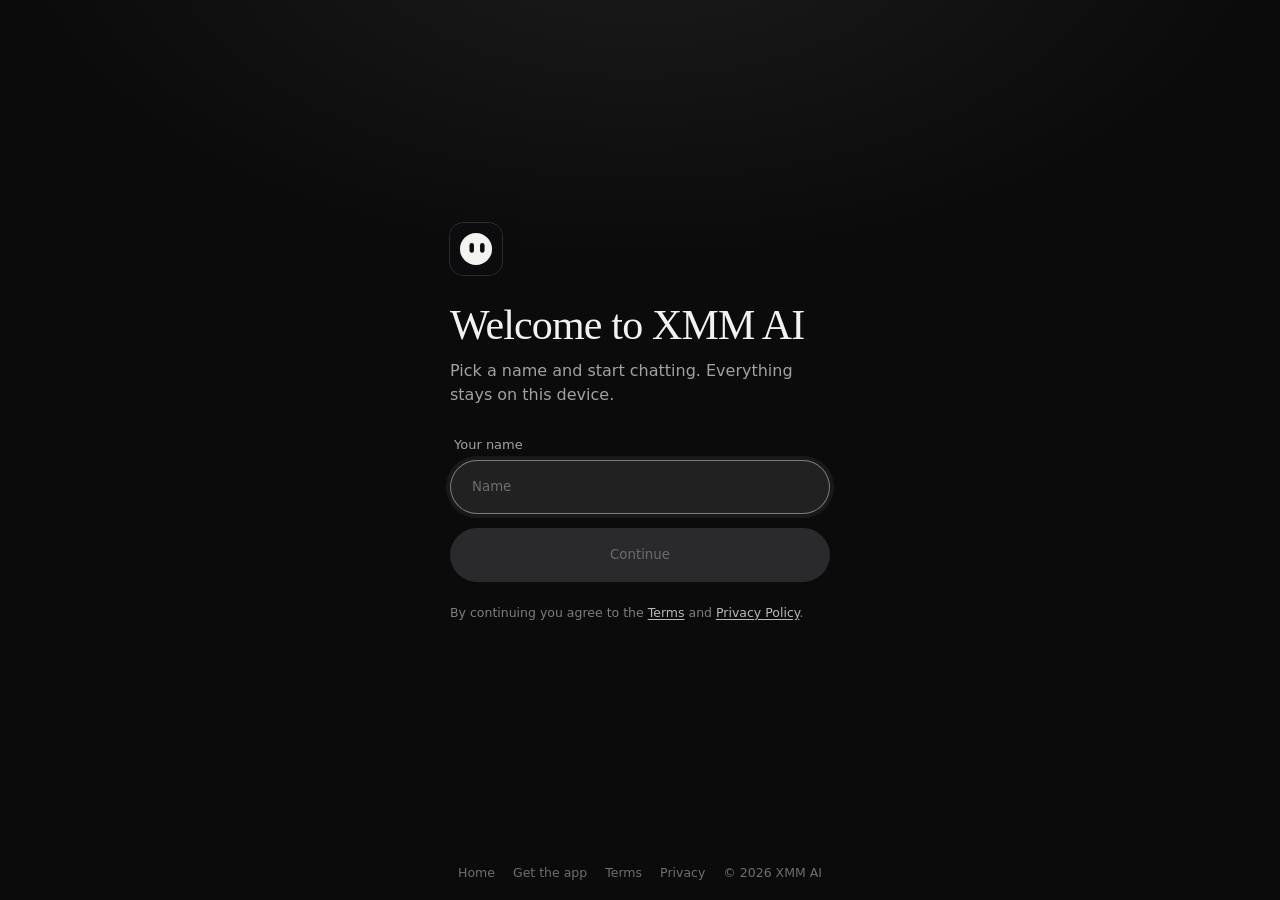
<file: login/index.html>
<!doctype html>
<html lang="en">
<head>
<meta charset="utf-8">
<meta name="viewport" content="width=device-width,initial-scale=1,viewport-fit=cover">
<title>Sign in · XMM AI</title>
<meta name="theme-color" content="#0b0b0c">
<meta name="color-scheme" content="dark">
<link rel="icon" href="/favicon.ico" sizes="48x48 96x96"><link rel="icon" type="image/png" sizes="96x96" href="/favicon-96x96.png"><link rel="icon" type="image/svg+xml" href="/icon.svg">
<link rel="apple-touch-icon" href="/apple-touch-icon.png">
<style>
*{box-sizing:border-box;margin:0;padding:0;-webkit-tap-highlight-color:transparent}
html,body{height:100%}
body{background:#0b0b0c;color:#f2f2f0;font-family:-apple-system,BlinkMacSystemFont,"SF Pro Text",Inter,"Segoe UI",system-ui,sans-serif;-webkit-font-smoothing:antialiased;display:flex;flex-direction:column;min-height:100dvh;
 background-image:radial-gradient(900px 500px at 50% -10%,rgba(255,255,255,.07),transparent 70%)}
main{flex:1;display:grid;place-items:center;padding:32px 20px}
.card{width:100%;max-width:380px;display:flex;flex-direction:column;align-items:stretch}
.logo{width:52px;height:52px;border-radius:14px;display:block;margin:0 0 28px;box-shadow:0 0 0 1px rgba(255,255,255,.14)}
h1{font-family:"Iowan Old Style","Palatino Linotype",Georgia,serif;font-weight:400;font-size:42px;line-height:1.05;letter-spacing:-.02em;margin-bottom:12px}
p.sub{color:#a1a1a6;font-size:16px;line-height:1.5;margin-bottom:30px}
label{font-size:13px;color:#a1a1a6;margin:0 0 8px 4px}
.in{height:54px;border-radius:999px;border:0;outline:0;background:rgba(255,255,255,.06);color:#fff;font:500 17px/1 inherit;font-family:inherit;padding:0 22px;width:100%;
 box-shadow:inset 0 0 0 1px rgba(255,255,255,.14);transition:box-shadow .25s,transform .5s cubic-bezier(.3,1.5,.5,1),background .25s}
.in::placeholder{color:#6e6e73}
.in:focus{background:rgba(255,255,255,.09);box-shadow:inset 0 0 0 1px rgba(255,255,255,.42),0 0 0 4px rgba(255,255,255,.06);transform:scale(1.012)}
.go{margin-top:14px;height:54px;border-radius:999px;border:0;background:#f2f2f0;color:#111;font:600 17px/1 inherit;font-family:inherit;cursor:pointer;
 transition:transform .5s cubic-bezier(.3,1.5,.5,1),opacity .25s,background .25s}
.go:active{transform:scale(.95)}
.go:disabled{background:#2a2a2d;color:#6b6b70;cursor:default}
.go:disabled:active{transform:none}
.fine{margin-top:22px;font-size:12.5px;line-height:1.5;color:#7d7d82}
.fine a{color:#b9b9bd;text-decoration:underline;text-underline-offset:2px}
footer{display:flex;gap:18px;justify-content:center;flex-wrap:wrap;padding:20px 16px calc(20px + env(safe-area-inset-bottom,0px));font-size:12.5px;color:#6e6e73}
footer a{color:inherit;text-decoration:none}footer a:hover{color:#ddd}
.card>*{animation:rise .7s cubic-bezier(.2,1,.3,1) both}
.card>*:nth-child(2){animation-delay:.05s}.card>*:nth-child(3){animation-delay:.1s}.card>*:nth-child(4){animation-delay:.15s}.card>*:nth-child(5){animation-delay:.2s}.card>*:nth-child(6){animation-delay:.25s}.card>*:nth-child(7){animation-delay:.3s}
@keyframes rise{from{opacity:0;transform:translateY(14px);filter:blur(6px)}to{opacity:1;transform:none;filter:none}}
@keyframes shake{25%{transform:translateX(-8px)}75%{transform:translateX(8px)}}
.shake{animation:shake .25s}
@media(prefers-reduced-motion:reduce){*{animation:none!important;transition:none!important}}
</style>
</head>
<body>
<main>
 <form class="card" id="f" autocomplete="off">
  <img class="logo" src="/icon.svg?v=x33" alt="XMM AI" width="52" height="52">
  <h1>Welcome to XMM AI</h1>
  <p class="sub">Pick a name and start chatting. Everything stays on this device.</p>
  <label for="n">Your name</label>
  <input class="in" id="n" placeholder="Name" maxlength="40" autocapitalize="words" autocomplete="off" spellcheck="false" enterkeyhint="go" dir="auto">
  <button class="go" id="go" type="submit" disabled>Continue</button>
  <p class="fine">By continuing you agree to the <a href="/terms">Terms</a> and <a href="/privacy">Privacy Policy</a>.</p>
 </form>
</main>
<footer><a href="/">Home</a><a href="/qr">Get the app</a><a href="/terms">Terms</a><a href="/privacy">Privacy</a><span>© 2026 XMM AI</span></footer>
<script>
(function(){
var n=document.getElementById("n"),go=document.getElementById("go"),f=document.getElementById("f");
var q=location.search,force=/[?&]force=1/.test(q);
function dest(){var m=q.match(/[?&]next=([^&]+)/);var d=m?decodeURIComponent(m[1]):"/chat/?lens=clone";return/^\/(?!\/)/.test(d)?d:"/chat/?lens=clone"}
try{var ex=JSON.parse(localStorage.getItem("xmm.name")||'""');if(String(ex||"").trim()&&!force){location.replace(dest());return}if(ex)n.value=ex}catch(e){}
function upd(){go.disabled=!n.value.trim()}n.addEventListener("input",upd);upd();
f.addEventListener("submit",function(e){e.preventDefault();var v=n.value.trim();
 if(!v){n.focus();n.classList.remove("shake");void n.offsetWidth;n.classList.add("shake");return}
 try{localStorage.setItem("xmm.name",JSON.stringify(v.slice(0,40)));localStorage.setItem("xmm.terms",JSON.stringify(Date.now()));localStorage.setItem("xmm.welcomed","1")}catch(x){}
 location.href=dest()});
setTimeout(function(){try{n.focus()}catch(e){}},400);
})();
</script>
</body>
</html>
</file>
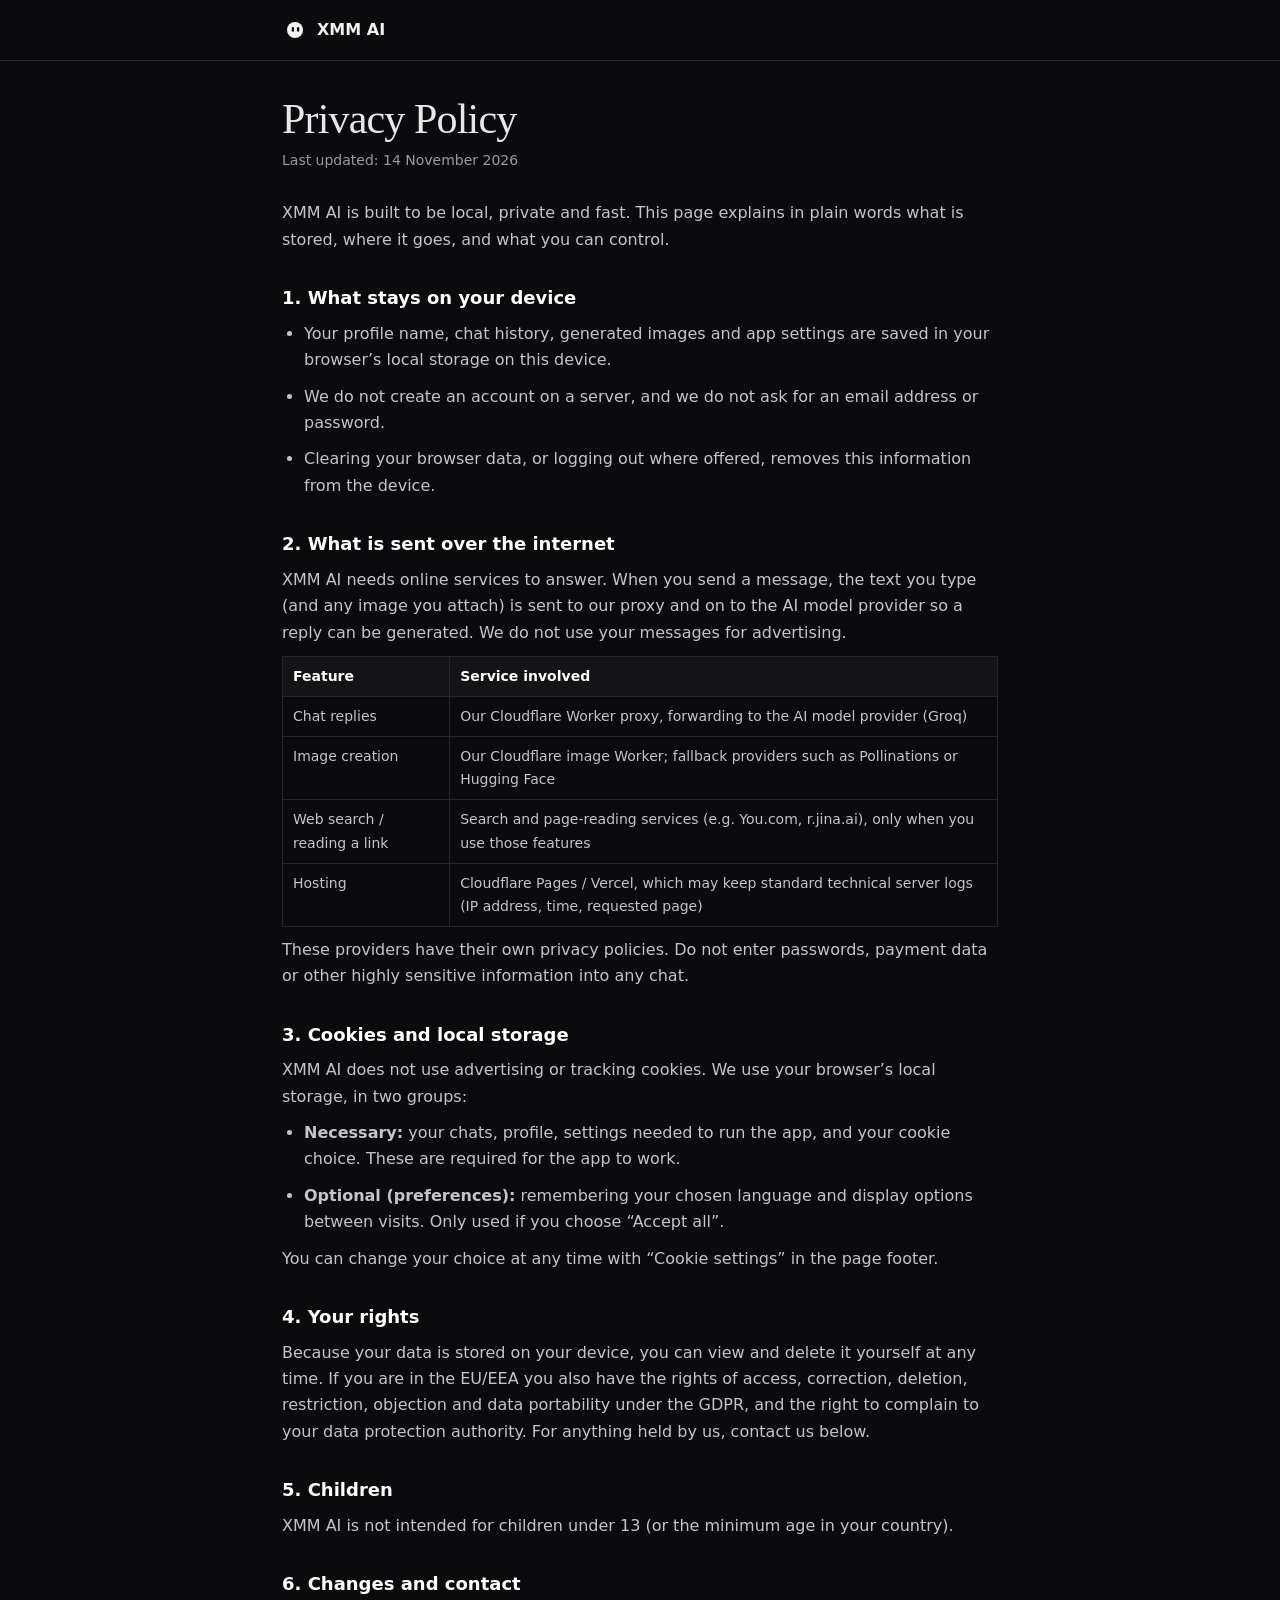
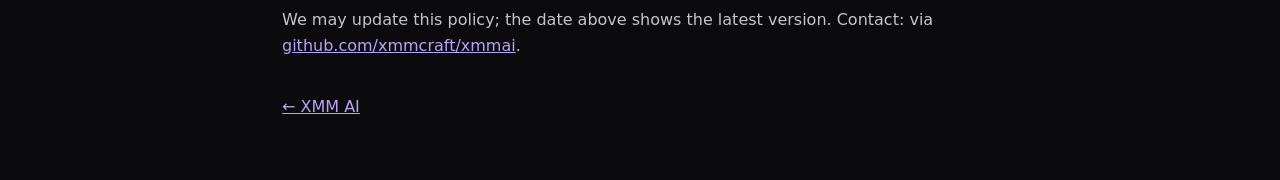
<file: privacy/index.html>
<!doctype html><html lang="en"><head><meta charset="utf-8"><meta name="viewport" content="width=device-width,initial-scale=1,viewport-fit=cover"><title>Privacy Policy – XMM AI</title><meta name="theme-color" content="#0b0b0d"><meta name="color-scheme" content="dark"><link rel="icon" href="/favicon.ico" sizes="any"><link rel="icon" type="image/svg+xml" href="/icon.svg"><style>*{box-sizing:border-box;margin:0;padding:0}html{background:#0b0b0d;color-scheme:dark}
body{min-height:100dvh;font:16px/1.65 -apple-system,BlinkMacSystemFont,"Segoe UI",Inter,system-ui,sans-serif;color:#e8e8ea;padding:env(safe-area-inset-top,0) 0 env(safe-area-inset-bottom,0);-webkit-font-smoothing:antialiased}
.w{max-width:760px;margin:0 auto;padding:0 22px 60px}
header{border-bottom:1px solid #25252b;margin-bottom:34px}header .w{display:flex;align-items:center;height:60px;padding-bottom:0}
header a{color:#f2f2f3;text-decoration:none;font-weight:650;display:flex;gap:9px;align-items:center}header img{width:26px;height:26px;border-radius:7px}
h1{font:500 clamp(30px,5vw,42px)/1.15 Georgia,serif;letter-spacing:-.02em;margin-bottom:6px}
.up{color:#9a9aa3;font-size:14px;margin-bottom:28px}
h2{font-size:18px;margin:30px 0 8px;color:#fff}p,li{color:#c4c4ca;margin-bottom:10px}ul{padding-left:22px}
a{color:#b9a3f8}.box{background:#141417;border:1px solid #25252b;border-radius:12px;padding:16px 18px;margin:14px 0}
table{width:100%;border-collapse:collapse;font-size:14px;margin:10px 0}td,th{border:1px solid #25252b;padding:8px 10px;text-align:left;vertical-align:top;color:#c4c4ca}th{background:#141417;color:#fff}
.de{display:none}html[lang=de] .en{display:none}html[lang=de] .de{display:block}
.bk{display:inline-block;margin-top:24px}
</style>
<script>try{if((localStorage.getItem("xmm.lang")||navigator.language||"").slice(0,2)==="de")document.documentElement.lang="de"}catch(e){}</script></head><body>
<header><div class="w"><a href="/"><img src="/icon.svg" alt="" width="26" height="26">XMM AI</a></div></header><main class="w"><div class="en"><h1>Privacy Policy</h1><p class="up">Last updated: 14 November 2026</p>
<p>XMM AI is built to be local, private and fast. This page explains in plain words what is stored, where it goes, and what you can control.</p>
<h2>1. What stays on your device</h2>
<ul><li>Your profile name, chat history, generated images and app settings are saved in your browser’s local storage on this device.</li><li>We do not create an account on a server, and we do not ask for an email address or password.</li><li>Clearing your browser data, or logging out where offered, removes this information from the device.</li></ul>
<h2>2. What is sent over the internet</h2>
<p>XMM AI needs online services to answer. When you send a message, the text you type (and any image you attach) is sent to our proxy and on to the AI model provider so a reply can be generated. We do not use your messages for advertising.</p>
<table><tr><th>Feature</th><th>Service involved</th></tr><tr><td>Chat replies</td><td>Our Cloudflare Worker proxy, forwarding to the AI model provider (Groq)</td></tr><tr><td>Image creation</td><td>Our Cloudflare image Worker; fallback providers such as Pollinations or Hugging Face</td></tr><tr><td>Web search / reading a link</td><td>Search and page-reading services (e.g. You.com, r.jina.ai), only when you use those features</td></tr><tr><td>Hosting</td><td>Cloudflare Pages / Vercel, which may keep standard technical server logs (IP address, time, requested page)</td></tr></table>
<p>These providers have their own privacy policies. Do not enter passwords, payment data or other highly sensitive information into any chat.</p>
<h2>3. Cookies and local storage</h2>
<p>XMM AI does not use advertising or tracking cookies. We use your browser’s local storage, in two groups:</p>
<ul><li><b>Necessary:</b> your chats, profile, settings needed to run the app, and your cookie choice. These are required for the app to work.</li><li><b>Optional (preferences):</b> remembering your chosen language and display options between visits. Only used if you choose “Accept all”.</li></ul>
<p>You can change your choice at any time with “Cookie settings” in the page footer.</p>
<h2>4. Your rights</h2>
<p>Because your data is stored on your device, you can view and delete it yourself at any time. If you are in the EU/EEA you also have the rights of access, correction, deletion, restriction, objection and data portability under the GDPR, and the right to complain to your data protection authority. For anything held by us, contact us below.</p>
<h2>5. Children</h2><p>XMM AI is not intended for children under 13 (or the minimum age in your country).</p>
<h2>6. Changes and contact</h2><p>We may update this policy; the date above shows the latest version. Contact: via <a href="https://github.com/xmmcraft/xmmai">github.com/xmmcraft/xmmai</a>.</p></div><div class="de"><h1>Datenschutzerklärung</h1><p class="up">Stand: 14. November 2026</p>
<p>XMM AI ist lokal, privat und schnell gebaut. Hier steht verständlich, was gespeichert wird, wohin Daten gehen und was du steuern kannst.</p>
<h2>1. Was auf deinem Gerät bleibt</h2>
<ul><li>Profilname, Chatverlauf, erzeugte Bilder und Einstellungen werden im lokalen Speicher deines Browsers auf diesem Gerät abgelegt.</li><li>Es gibt kein Konto auf einem Server, keine E-Mail und kein Passwort.</li><li>Wenn du Browserdaten löschst (oder dich abmeldest, wo angeboten), werden diese Daten vom Gerät entfernt.</li></ul>
<h2>2. Was über das Internet gesendet wird</h2>
<p>Für Antworten braucht XMM AI Online-Dienste. Wenn du eine Nachricht sendest, werden dein Text (und ggf. angehängte Bilder) an unseren Proxy und weiter an den KI-Anbieter übertragen, damit eine Antwort erzeugt wird. Deine Nachrichten werden nicht für Werbung genutzt.</p>
<table><tr><th>Funktion</th><th>Beteiligter Dienst</th></tr><tr><td>Chat-Antworten</td><td>Unser Cloudflare-Worker-Proxy, weiter an den KI-Anbieter (Groq)</td></tr><tr><td>Bilder erstellen</td><td>Unser Cloudflare-Bild-Worker; Ersatzanbieter wie Pollinations oder Hugging Face</td></tr><tr><td>Websuche / Link lesen</td><td>Such- und Lesedienste (z. B. You.com, r.jina.ai), nur wenn du diese Funktionen nutzt</td></tr><tr><td>Hosting</td><td>Cloudflare Pages / Vercel mit üblichen technischen Server-Logs (IP-Adresse, Zeit, Seite)</td></tr></table>
<p>Diese Anbieter haben eigene Datenschutzerklärungen. Gib in Chats keine Passwörter, Zahlungsdaten oder andere hochsensible Daten ein.</p>
<h2>3. Cookies und lokaler Speicher</h2>
<p>XMM AI nutzt keine Werbe- oder Tracking-Cookies. Wir verwenden den lokalen Speicher deines Browsers in zwei Gruppen:</p>
<ul><li><b>Notwendig:</b> Chats, Profil, für den Betrieb nötige Einstellungen und deine Cookie-Auswahl.</li><li><b>Optional (Präferenzen):</b> Merken von Sprache und Anzeige zwischen Besuchen. Nur bei „Alle akzeptieren“.</li></ul>
<p>Du kannst deine Wahl jederzeit über „Cookie-Einstellungen“ in der Fußzeile ändern.</p>
<h2>4. Deine Rechte</h2>
<p>Da deine Daten auf deinem Gerät liegen, kannst du sie jederzeit selbst einsehen und löschen. In der EU/im EWR hast du nach DSGVO zudem Rechte auf Auskunft, Berichtigung, Löschung, Einschränkung, Widerspruch und Datenübertragbarkeit sowie ein Beschwerderecht bei deiner Aufsichtsbehörde.</p>
<h2>5. Kinder</h2><p>XMM AI richtet sich nicht an Kinder unter 13 Jahren (bzw. unter dem Mindestalter deines Landes).</p>
<h2>6. Änderungen und Kontakt</h2><p>Wir können diese Erklärung aktualisieren; das Datum oben zeigt den Stand. Kontakt über <a href="https://github.com/xmmcraft/xmmai">github.com/xmmcraft/xmmai</a>.</p></div><a class="bk" href="/">← XMM AI</a></main></body></html>
</file>
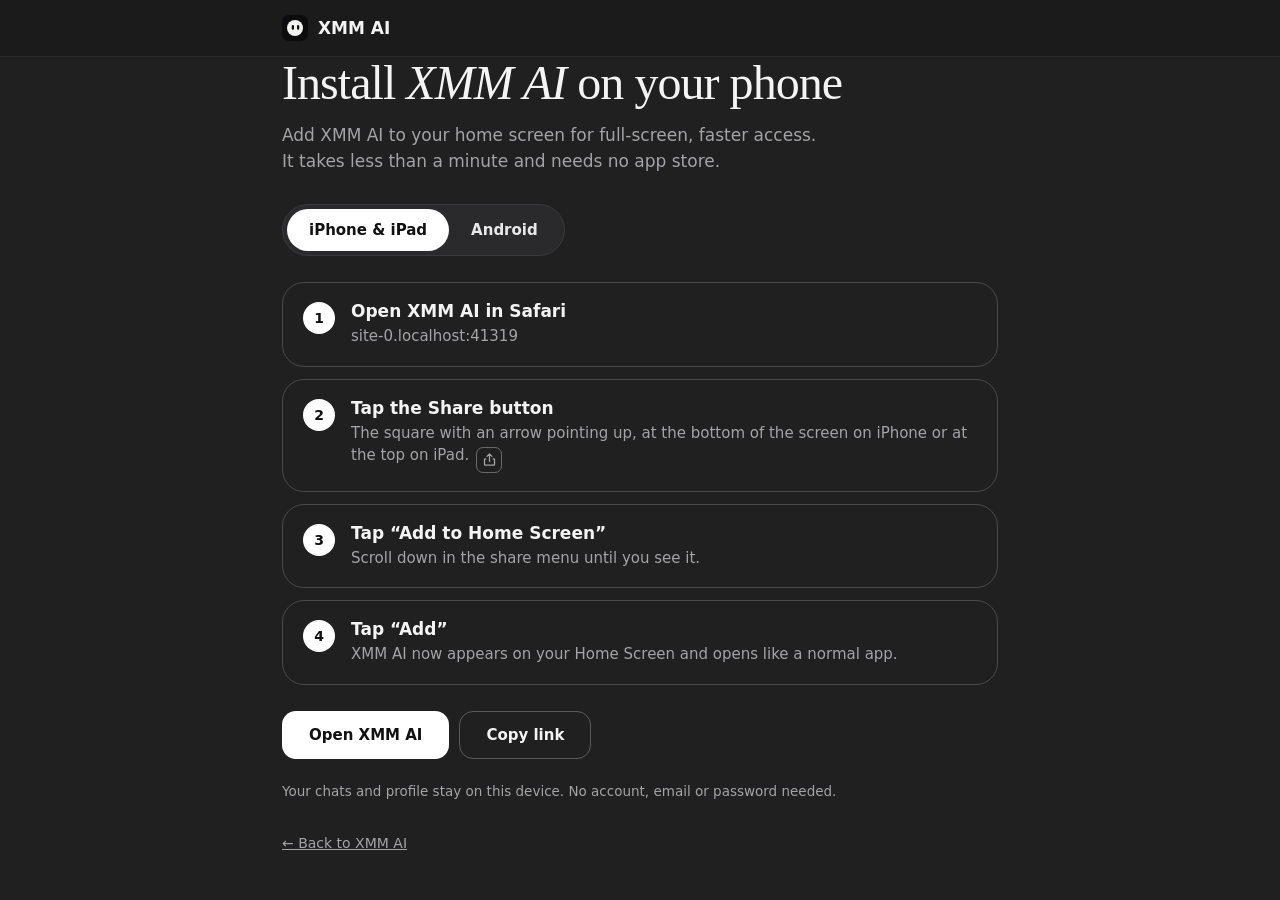
<file: qr/index.html>
<!doctype html>
<html lang="en">
<head><meta charset="utf-8">
<meta name="viewport" content="width=device-width,initial-scale=1,viewport-fit=cover">
<title>Install XMM AI on your phone</title>
<meta name="description" content="How to install XMM AI on your iPhone, iPad or Android phone.">
<meta name="theme-color" content="#202020"><meta name="color-scheme" content="dark">
<link rel="canonical" href="https://xmmai.vercel.app/qr">
<link rel="manifest" href="/chat/manifest.webmanifest">
<link rel="icon" href="/favicon.ico" sizes="any"><link rel="icon" type="image/svg+xml" href="/icon.svg?v=x33">
<link rel="apple-touch-icon" href="/apple-touch-icon.png">
<style>
*{box-sizing:border-box;margin:0;padding:0;-webkit-tap-highlight-color:transparent}
:root{color-scheme:dark;--bg:#202020;--ink:#f4f4f5;--mu:#a3a3a8;--ln:#3a3a3d}
html{background:var(--bg)}
body{min-height:100dvh;background:var(--bg);font-family:-apple-system,BlinkMacSystemFont,"Segoe UI",Inter,system-ui,sans-serif;color:var(--ink);padding:env(safe-area-inset-top,0) 0 env(safe-area-inset-bottom,0);-webkit-font-smoothing:antialiased}
header{background:#1b1b1c;border-bottom:1px solid #2c2c2e}
.w{max-width:760px;margin:0 auto;padding:0 22px}
header .w{display:flex;align-items:center;height:56px}
.brand{display:flex;align-items:center;gap:10px;font-weight:650;font-size:17px;color:var(--ink);text-decoration:none}.brand img{width:26px;height:26px;border-radius:7px}
main{padding:44px 0 70px}
h1{font-family:"Iowan Old Style","Palatino Linotype",Georgia,serif;font-weight:400;font-size:clamp(32px,7vw,48px);line-height:1.1;letter-spacing:-.02em;margin-bottom:12px}h1 i{font-style:italic}
.sub{color:var(--mu);font-size:17px;line-height:1.55;margin-bottom:30px;max-width:32em}
.seg{display:inline-flex;padding:4px;border-radius:99px;background:#2a2a2c;border:1px solid var(--ln);margin-bottom:26px}
.seg button{height:42px;padding:0 22px;border-radius:99px;border:0;background:transparent;color:#e8e8ea;font-weight:600;font-size:15px;font-family:inherit;cursor:pointer;transition:background .2s,color .2s}
.seg button[aria-selected=true]{background:#fff;color:#111}
.seg button:focus-visible,.btn:focus-visible{outline:2px solid #b9a3f8;outline-offset:3px}
.pane[hidden]{display:none}
.st{display:flex;gap:16px;align-items:flex-start;border:1px solid #4a4a4e;border-radius:22px;padding:18px 20px;margin-bottom:12px}
.n{flex:none;width:32px;height:32px;border-radius:50%;background:#fff;color:#111;display:grid;place-items:center;font-weight:700;font-size:14px;margin-top:1px}
.st b{display:block;font-size:17px;font-weight:600;margin-bottom:4px}.st span{color:var(--mu);font-size:15px;line-height:1.5}
.ic{display:inline-grid;place-items:center;width:26px;height:26px;border:1px solid #6a6a6e;border-radius:7px;vertical-align:-7px;margin:0 2px;color:#fff}.ic svg{width:15px;height:15px}
.act{display:flex;gap:10px;flex-wrap:wrap;margin-top:26px}
.btn{display:inline-flex;align-items:center;justify-content:center;height:48px;padding:0 26px;border-radius:14px;border:1px solid transparent;background:#fff;color:#111;font-weight:600;font-size:15px;font-family:inherit;text-decoration:none;cursor:pointer;transition:transform .15s,opacity .15s}
.btn:hover{transform:translateY(-1px);opacity:.93}.btn.o{background:transparent;color:var(--ink);border-color:#5a5a5e}
.note{margin-top:22px;color:var(--mu);font-size:13.5px;line-height:1.5}
.back{display:inline-block;margin-top:34px;color:var(--mu);font-size:14px}.back:hover{color:#fff}
[hidden]{display:none!important}
</style></head>
<body>
<header><div class="w"><a class="brand" href="/"><img src="/icon.svg?v=x33" alt="" width="26" height="26"><span>XMM AI</span></a></div></header>
<main class="w">
<h1 data-t="h1">Install <i>XMM AI</i> on your phone</h1>
<p class="sub" data-t="sub">Add XMM AI to your home screen for full-screen, faster access. It takes less than a minute and needs no app store.</p>
<div class="seg" role="tablist"><button role="tab" id="tIos" aria-selected="true" aria-controls="ios" data-t="ios">iPhone &amp; iPad</button><button role="tab" id="tAnd" aria-selected="false" aria-controls="android" data-t="and">Android</button></div>

<div class="pane" id="ios" role="tabpanel" aria-labelledby="tIos">
<div class="st"><div class="n">1</div><div><b data-t="i1">Open XMM AI in Safari</b><span><span class="host"></span></span></div></div>
<div class="st"><div class="n">2</div><div><b data-t="i2">Tap the Share button</b><span data-t="i2d">The square with an arrow pointing up, at the bottom of the screen on iPhone or at the top on iPad.</span> <span class="ic"><svg viewBox="0 0 24 24" fill="none" stroke="currentColor" stroke-width="2" stroke-linecap="round" stroke-linejoin="round"><path d="M12 15V3M8 7l4-4 4 4"/><path d="M6 11H5a1 1 0 00-1 1v8a1 1 0 001 1h14a1 1 0 001-1v-8a1 1 0 00-1-1h-1"/></svg></span></div></div>
<div class="st"><div class="n">3</div><div><b data-t="i3">Tap “Add to Home Screen”</b><span data-t="i3d">Scroll down in the share menu until you see it.</span></div></div>
<div class="st"><div class="n">4</div><div><b data-t="i4">Tap “Add”</b><span data-t="i4d">XMM AI now appears on your Home Screen and opens like a normal app.</span></div></div>
</div>

<div class="pane" id="android" role="tabpanel" aria-labelledby="tAnd" hidden>
<div class="st"><div class="n">1</div><div><b data-t="a1">Open XMM AI in Chrome</b><span><span class="host"></span></span></div></div>
<div class="st"><div class="n">2</div><div><b data-t="a2">Tap the menu</b><span data-t="a2d">The three dots in the top-right corner of Chrome.</span> <span class="ic"><svg viewBox="0 0 24 24" fill="currentColor"><circle cx="12" cy="5" r="1.8"/><circle cx="12" cy="12" r="1.8"/><circle cx="12" cy="19" r="1.8"/></svg></span></div></div>
<div class="st"><div class="n">3</div><div><b data-t="a3">Tap “Install app” or “Add to Home screen”</b><span data-t="a3d">Which one you see depends on your Chrome version.</span></div></div>
<div class="st"><div class="n">4</div><div><b data-t="a4">Tap “Install”</b><span data-t="a4d">Open XMM AI from your home screen or app drawer.</span></div></div>
</div>

<div class="act"><button class="btn" id="inst" type="button" hidden data-t="now">Install now</button><a class="btn" id="open" href="/chat/?lens=clone" data-t="open">Open XMM AI</a><button class="btn o" id="copy" type="button" data-t="copy">Copy link</button></div>
<p class="note" data-t="note">Your chats and profile stay on this device. No account, email or password needed.</p>
<a class="back" href="/" data-t="back">← Back to XMM AI</a>
</main>
<script>
if(navigator.standalone||matchMedia("(display-mode: standalone)").matches)location.replace("/chat/?lens=clone");
var T={
en:{h1:"Install <i>XMM AI</i> on your phone",sub:"Add XMM AI to your home screen for full-screen, faster access. It takes less than a minute and needs no app store.",ios:"iPhone & iPad",and:"Android",i1:"Open XMM AI in Safari",i2:"Tap the Share button",i2d:"The square with an arrow pointing up, at the bottom of the screen on iPhone or at the top on iPad.",i3:"Tap “Add to Home Screen”",i3d:"Scroll down in the share menu until you see it.",i4:"Tap “Add”",i4d:"XMM AI now appears on your Home Screen and opens like a normal app.",a1:"Open XMM AI in Chrome",a2:"Tap the menu",a2d:"The three dots in the top-right corner of Chrome.",a3:"Tap “Install app” or “Add to Home screen”",a3d:"Which one you see depends on your Chrome version.",a4:"Tap “Install”",a4d:"Open XMM AI from your home screen or app drawer.",now:"Install now",open:"Open XMM AI",copy:"Copy link",copied:"Link copied",note:"Your chats and profile stay on this device. No account, email or password needed.",back:"← Back to XMM AI"},
de:{h1:"Installiere <i>XMM AI</i> auf deinem Handy",sub:"Lege XMM AI auf deinen Home-Bildschirm für Vollbild und schnelleren Zugriff. Das dauert weniger als eine Minute und braucht keinen App Store.",ios:"iPhone & iPad",and:"Android",i1:"Öffne XMM AI in Safari",i2:"Tippe auf Teilen",i2d:"Das Quadrat mit dem Pfeil nach oben, auf dem iPhone unten, auf dem iPad oben am Bildschirm.",i3:"Tippe auf „Zum Home-Bildschirm“",i3d:"Scrolle im Teilen-Menü nach unten, bis du es siehst.",i4:"Tippe auf „Hinzufügen“",i4d:"XMM AI erscheint jetzt auf deinem Home-Bildschirm und öffnet sich wie eine normale App.",a1:"Öffne XMM AI in Chrome",a2:"Tippe auf das Menü",a2d:"Die drei Punkte oben rechts in Chrome.",a3:"Tippe auf „App installieren“ oder „Zum Startbildschirm hinzufügen“",a3d:"Was du siehst, hängt von deiner Chrome-Version ab.",a4:"Tippe auf „Installieren“",a4d:"Öffne XMM AI über den Startbildschirm oder die App-Übersicht.",now:"Jetzt installieren",open:"XMM AI öffnen",copy:"Link kopieren",copied:"Link kopiert",note:"Deine Chats und dein Profil bleiben auf diesem Gerät. Kein Konto, keine E-Mail, kein Passwort.",back:"← Zurück zu XMM AI"},
es:{h1:"Instala <i>XMM AI</i> en tu móvil",sub:"Añade XMM AI a tu pantalla de inicio para acceder más rápido y a pantalla completa. Tarda menos de un minuto y no necesita tienda de apps.",ios:"iPhone y iPad",and:"Android",i1:"Abre XMM AI en Safari",i2:"Pulsa Compartir",i3:"Pulsa «Añadir a pantalla de inicio»",i4:"Pulsa «Añadir»",a1:"Abre XMM AI en Chrome",a2:"Abre el menú",a3:"Pulsa «Instalar app» o «Añadir a pantalla de inicio»",a4:"Pulsa «Instalar»",now:"Instalar ahora",open:"Abrir XMM AI",copy:"Copiar enlace",copied:"Enlace copiado",back:"← Volver a XMM AI"}
};
var lang="en";try{lang=localStorage.getItem("xmm.lang")||""}catch(e){}
if(!T[lang]){var n=(navigator.language||"en").slice(0,2);lang=T[n]?n:"en"}
document.documentElement.lang=lang;
document.querySelectorAll("[data-t]").forEach(function(e){var v=T[lang][e.dataset.t]||T.en[e.dataset.t];if(v)e.innerHTML=v});
document.querySelectorAll(".host").forEach(function(e){e.textContent=location.host});
var ua=navigator.userAgent||"",isIos=/iphone|ipad|ipod/i.test(ua)||(navigator.platform==="MacIntel"&&navigator.maxTouchPoints>1),isAnd=/android/i.test(ua);
function show(w){var a=w==="android";document.getElementById("ios").hidden=a;document.getElementById("android").hidden=!a;
 document.getElementById("tIos").setAttribute("aria-selected",a?"false":"true");document.getElementById("tAnd").setAttribute("aria-selected",a?"true":"false");
 try{history.replaceState(null,"","#"+w)}catch(e){}}
document.getElementById("tIos").onclick=function(){show("ios")};document.getElementById("tAnd").onclick=function(){show("android")};
var h=(location.hash||"").slice(1);show(h==="android"||h==="ios"?h:(isAnd?"android":"ios"));
var dp=null,ib=document.getElementById("inst");
addEventListener("beforeinstallprompt",function(e){e.preventDefault();dp=e;ib.hidden=false});
ib.onclick=async function(){if(!dp)return;try{dp.prompt();await dp.userChoice}catch(e){}dp=null;ib.hidden=true};
var cp=document.getElementById("copy");
cp.onclick=function(){var u=location.origin+"/qr",ok=function(){var o=cp.textContent;cp.textContent=T[lang].copied||T.en.copied;setTimeout(function(){cp.textContent=o},1600)};
 if(navigator.clipboard&&navigator.clipboard.writeText)navigator.clipboard.writeText(u).then(ok,ok);else ok()};
if("serviceWorker"in navigator&&location.protocol.indexOf("http")===0)addEventListener("load",function(){navigator.serviceWorker.register("/chat/sw.js",{scope:"/chat/"}).catch(function(){})});
</script>
</body></html>
</file>
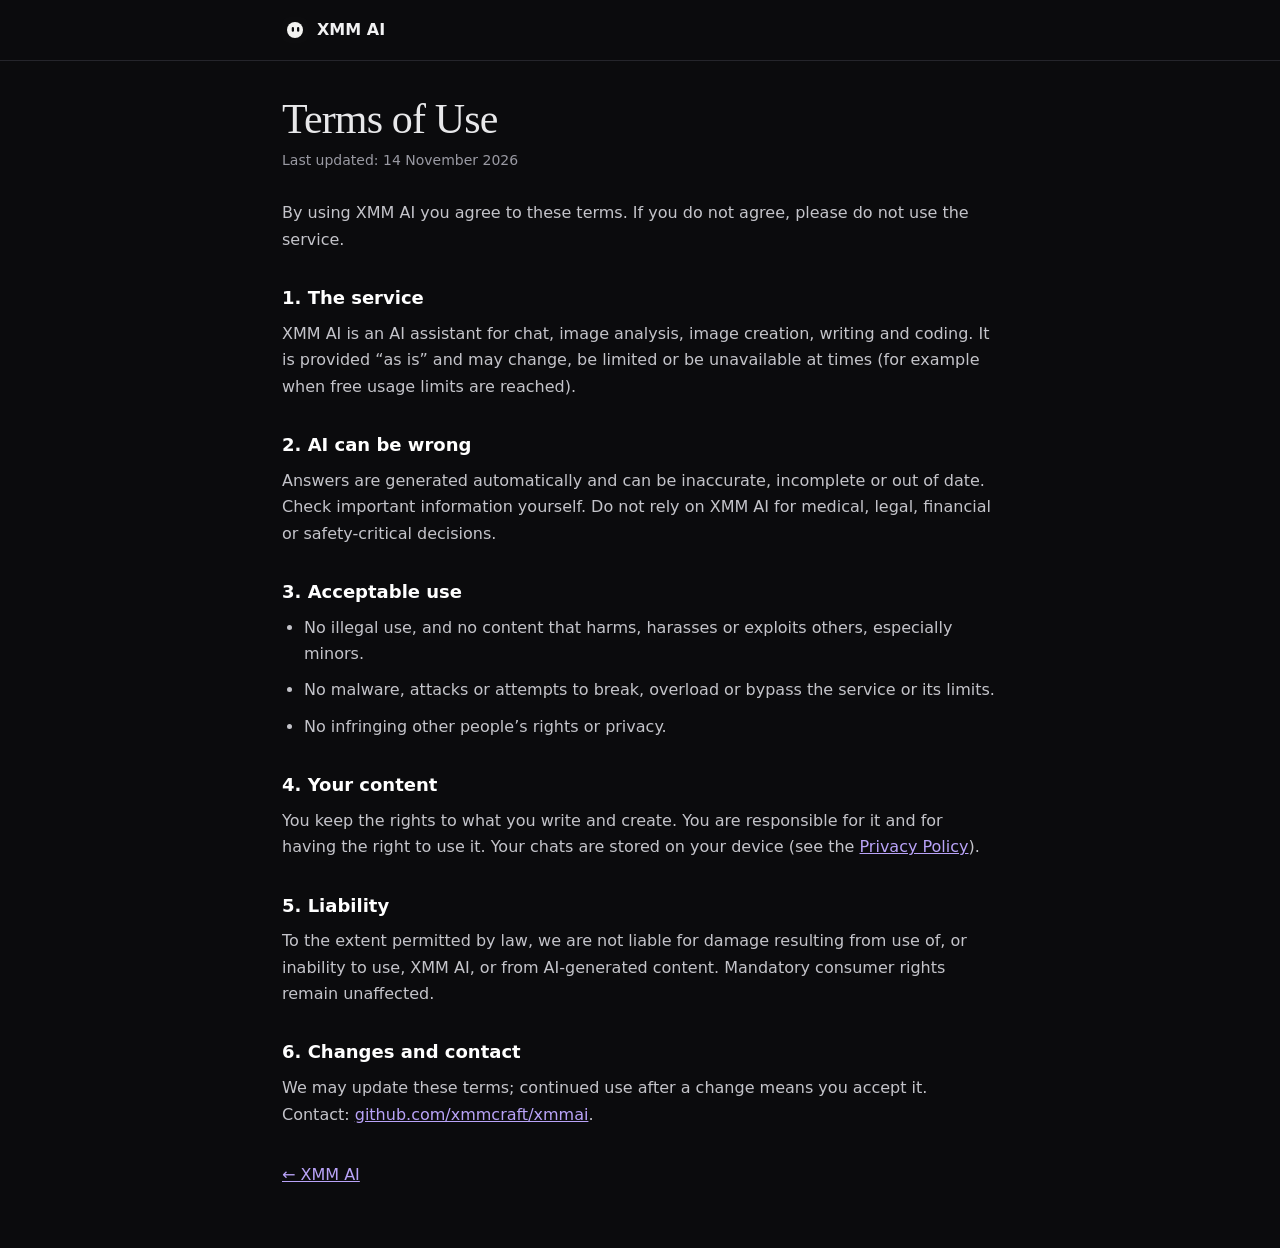
<file: terms/index.html>
<!doctype html><html lang="en"><head><meta charset="utf-8"><meta name="viewport" content="width=device-width,initial-scale=1,viewport-fit=cover"><title>Terms of Use – XMM AI</title><meta name="theme-color" content="#0b0b0d"><meta name="color-scheme" content="dark"><link rel="icon" href="/favicon.ico" sizes="any"><link rel="icon" type="image/svg+xml" href="/icon.svg"><style>*{box-sizing:border-box;margin:0;padding:0}html{background:#0b0b0d;color-scheme:dark}
body{min-height:100dvh;font:16px/1.65 -apple-system,BlinkMacSystemFont,"Segoe UI",Inter,system-ui,sans-serif;color:#e8e8ea;padding:env(safe-area-inset-top,0) 0 env(safe-area-inset-bottom,0);-webkit-font-smoothing:antialiased}
.w{max-width:760px;margin:0 auto;padding:0 22px 60px}
header{border-bottom:1px solid #25252b;margin-bottom:34px}header .w{display:flex;align-items:center;height:60px;padding-bottom:0}
header a{color:#f2f2f3;text-decoration:none;font-weight:650;display:flex;gap:9px;align-items:center}header img{width:26px;height:26px;border-radius:7px}
h1{font:500 clamp(30px,5vw,42px)/1.15 Georgia,serif;letter-spacing:-.02em;margin-bottom:6px}
.up{color:#9a9aa3;font-size:14px;margin-bottom:28px}
h2{font-size:18px;margin:30px 0 8px;color:#fff}p,li{color:#c4c4ca;margin-bottom:10px}ul{padding-left:22px}
a{color:#b9a3f8}.box{background:#141417;border:1px solid #25252b;border-radius:12px;padding:16px 18px;margin:14px 0}
table{width:100%;border-collapse:collapse;font-size:14px;margin:10px 0}td,th{border:1px solid #25252b;padding:8px 10px;text-align:left;vertical-align:top;color:#c4c4ca}th{background:#141417;color:#fff}
.de{display:none}html[lang=de] .en{display:none}html[lang=de] .de{display:block}
.bk{display:inline-block;margin-top:24px}
</style>
<script>try{if((localStorage.getItem("xmm.lang")||navigator.language||"").slice(0,2)==="de")document.documentElement.lang="de"}catch(e){}</script></head><body>
<header><div class="w"><a href="/"><img src="/icon.svg" alt="" width="26" height="26">XMM AI</a></div></header><main class="w"><div class="en"><h1>Terms of Use</h1><p class="up">Last updated: 14 November 2026</p>
<p>By using XMM AI you agree to these terms. If you do not agree, please do not use the service.</p>
<h2>1. The service</h2><p>XMM AI is an AI assistant for chat, image analysis, image creation, writing and coding. It is provided “as is” and may change, be limited or be unavailable at times (for example when free usage limits are reached).</p>
<h2>2. AI can be wrong</h2><p>Answers are generated automatically and can be inaccurate, incomplete or out of date. Check important information yourself. Do not rely on XMM AI for medical, legal, financial or safety-critical decisions.</p>
<h2>3. Acceptable use</h2><ul><li>No illegal use, and no content that harms, harasses or exploits others, especially minors.</li><li>No malware, attacks or attempts to break, overload or bypass the service or its limits.</li><li>No infringing other people’s rights or privacy.</li></ul>
<h2>4. Your content</h2><p>You keep the rights to what you write and create. You are responsible for it and for having the right to use it. Your chats are stored on your device (see the <a href="/privacy">Privacy Policy</a>).</p>
<h2>5. Liability</h2><p>To the extent permitted by law, we are not liable for damage resulting from use of, or inability to use, XMM AI, or from AI-generated content. Mandatory consumer rights remain unaffected.</p>
<h2>6. Changes and contact</h2><p>We may update these terms; continued use after a change means you accept it. Contact: <a href="https://github.com/xmmcraft/xmmai">github.com/xmmcraft/xmmai</a>.</p></div><div class="de"><h1>Nutzungsbedingungen</h1><p class="up">Stand: 14. November 2026</p>
<p>Mit der Nutzung von XMM AI stimmst du diesen Bedingungen zu. Wenn nicht, nutze den Dienst bitte nicht.</p>
<h2>1. Der Dienst</h2><p>XMM AI ist ein KI-Assistent für Chat, Bildanalyse, Bilderstellung, Schreiben und Coden. Er wird „wie besehen“ bereitgestellt und kann sich ändern, eingeschränkt oder zeitweise nicht verfügbar sein (z. B. bei erreichten Gratis-Limits).</p>
<h2>2. KI kann irren</h2><p>Antworten werden automatisch erzeugt und können falsch, unvollständig oder veraltet sein. Prüfe wichtige Informationen selbst. Verlasse dich nicht auf XMM AI bei medizinischen, rechtlichen, finanziellen oder sicherheitskritischen Entscheidungen.</p>
<h2>3. Zulässige Nutzung</h2><ul><li>Keine illegale Nutzung und keine Inhalte, die andere – besonders Minderjährige – schädigen, belästigen oder ausbeuten.</li><li>Keine Schadsoftware, Angriffe oder Versuche, den Dienst oder seine Limits zu stören, zu überlasten oder zu umgehen.</li><li>Keine Verletzung von Rechten oder der Privatsphäre anderer.</li></ul>
<h2>4. Deine Inhalte</h2><p>Die Rechte an deinen Texten und Ergebnissen bleiben bei dir. Du bist dafür verantwortlich. Deine Chats liegen auf deinem Gerät (siehe <a href="/privacy">Datenschutz</a>).</p>
<h2>5. Haftung</h2><p>Soweit gesetzlich zulässig, haften wir nicht für Schäden durch die Nutzung oder Nichtnutzbarkeit von XMM AI oder durch KI-erzeugte Inhalte. Zwingende Verbraucherrechte bleiben unberührt.</p>
<h2>6. Änderungen und Kontakt</h2><p>Wir können diese Bedingungen ändern; die weitere Nutzung gilt als Zustimmung. Kontakt: <a href="https://github.com/xmmcraft/xmmai">github.com/xmmcraft/xmmai</a>.</p></div><a class="bk" href="/">← XMM AI</a></main></body></html>
</file>
<file: chat/styles.css>
*{box-sizing:border-box;margin:0;padding:0;-webkit-tap-highlight-color:transparent}
:root{--bg:#000;--tx:#fff;--mu:#8e8e93;--c1:#1c1c1e;--c2:#2c2c2e;--bd:rgba(255,255,255,.09);--e:cubic-bezier(.22,1,.36,1);--st:env(safe-area-inset-top,0px);--sb:env(safe-area-inset-bottom,0px)}
html,body{height:100%;background:var(--bg);color:var(--tx);font:16px/1.5 -apple-system,BlinkMacSystemFont,"SF Pro Text",Inter,system-ui,sans-serif;overflow:hidden;color-scheme:dark;-webkit-font-smoothing:antialiased}
button,input,textarea,select{font:inherit;color:inherit;border:0;outline:0;background:none}button{cursor:pointer;transition:transform .18s var(--e),background .2s,opacity .2s}
[hidden]{display:none!important}svg{width:22px;height:22px;flex:none}.aurora,.only-d,.bnav-wrap,.install,#langTop,.m-who,.foot,.side-top .brand,.side-nav,.side-label,.copy,.tb-share{display:none!important}
.shell{position:absolute;inset:0;overflow:hidden}.main{position:absolute;inset:0;display:flex;flex-direction:column;padding-top:var(--st)}
.icon-btn,.circle{width:44px;height:44px;border-radius:50%;display:grid;place-items:center}.icon-btn.sm{width:32px;height:32px;background:none!important;border:0!important;box-shadow:none!important}
.topbar{display:flex;align-items:center;gap:8px;padding:12px 18px;position:relative;z-index:5}.topbar .spacer{flex:1}
.seg{position:absolute;left:50%;transform:translateX(-50%);display:flex;gap:2px;font-weight:600;font-size:17px}.seg button{padding:5px 14px;border-radius:99px;color:#fff;transition:background .3s var(--e)}
.view{flex:1;min-height:0;display:flex;flex-direction:column}.chatview .convo{flex:1;overflow:auto;padding:12px 18px;scrollbar-width:none}.msgs,.greeting{max-width:790px;margin:0 auto}
.chatview.empty .greeting{display:block;text-align:center;font-size:28px;font-weight:600;margin-top:18vh;animation:rise .7s var(--e)}.greeting{display:none}.g-m{display:none}
.m-uw{display:flex;justify-content:flex-end;margin:14px 0;animation:rise .4s var(--e)}.m-user{background:var(--c2);padding:10px 18px;border-radius:22px;max-width:80%;white-space:pre-wrap;word-break:break-word}
.m-bot{margin:14px 0;animation:rise .45s var(--e)}.body{line-height:1.6}.body p{margin:6px 0}.body pre{background:#111;border:1px solid var(--bd);padding:12px;border-radius:14px;overflow:auto;margin:10px 0;font-size:13px}.body code{font-family:ui-monospace,Menlo,monospace;font-size:.9em}.body :not(pre)>code{background:var(--c2);padding:1px 6px;border-radius:6px}.body a{color:#fff;text-decoration:underline}.body li{margin-left:22px}.body h3{margin:12px 0 4px}
.thoughts{color:var(--mu);font-size:17px;font-weight:500;margin-bottom:6px;display:flex;align-items:center;gap:2px}.thoughts svg{width:16px;height:16px;transition:transform .3s var(--e)}.thoughts.o svg{transform:rotate(90deg)}.tbody{color:var(--mu);font-size:14px;white-space:pre-wrap;max-height:0;overflow:hidden;transition:max-height .4s var(--e)}.tbody.o{max-height:300px;overflow:auto;margin-bottom:8px}
.m-acts{display:flex;align-items:center;gap:4px;margin-top:14px;color:var(--mu)}.m-acts .icon-btn{width:34px;height:34px;background:none;border:0}.m-acts svg{width:20px}.m-acts .on{color:#fff}.m-acts .sp{flex:1}.m-acts small{font-size:13px}
.sugs{margin-top:10px}.sug{display:flex;gap:14px;align-items:center;width:100%;text-align:left;padding:14px 0;border-top:1px solid var(--bd);font-weight:600;font-size:17px}.sug:before{content:"↳";color:var(--mu);font-size:24px;font-weight:400}
.think{color:var(--mu)}.think i{display:inline-block;width:7px;height:7px;border-radius:50%;background:var(--mu);margin-right:4px;animation:bl 1s infinite}.think i:nth-child(2){animation-delay:.15s}.think i:nth-child(3){animation-delay:.3s}@keyframes bl{50%{opacity:.2;transform:translateY(-3px)}}
.dock{padding:8px 18px calc(14px + var(--sb));max-width:826px;width:100%;margin:0 auto}.chips{display:none}.quick{display:flex;flex-direction:column;margin-bottom:14px}.chatview:not(.empty) .quick{display:none}.quick button{display:flex;gap:18px;align-items:center;padding:13px 6px;font-size:17px;font-weight:500;animation:rise .5s var(--e) both;background:transparent!important;border:0!important;box-shadow:none!important;border-radius:0!important;-webkit-backdrop-filter:none!important;backdrop-filter:none!important}.quick button:nth-child(2){animation-delay:.06s}.quick button:nth-child(3){animation-delay:.12s}.quick button:active{opacity:.55}
.composer{border-radius:28px;padding:10px;display:grid;grid-template-columns:auto 1fr auto auto;align-items:center;gap:6px;background:transparent!important;border:0!important}.composer .icon-btn{width:38px;height:38px;border:0}
#msg{resize:none;max-height:180px;padding:8px 6px;min-width:0}#msg::placeholder{color:var(--mu)}.mode{display:flex;align-items:center;gap:6px;height:38px;padding:0 14px;border-radius:99px;font-weight:600;font-size:15px}.mode svg{width:17px}
.send{width:38px;height:38px;border-radius:50%;color:var(--mu);display:grid;place-items:center;transition:all .3s var(--e)}
.atts{display:flex;gap:8px;flex-wrap:wrap}.att{display:flex;align-items:center;gap:6px;background:var(--c1);border-radius:14px;padding:4px 4px 4px 10px;margin-bottom:8px;font-size:13px;animation:pop .3s var(--e)}.att img{height:30px;border-radius:8px}
/* sidebar */
.side{position:fixed;inset:0;z-index:30;background:#000;padding:calc(14px + var(--st)) 18px calc(14px + var(--sb));display:flex;flex-direction:column;transform:translateX(-100%);transition:transform .45s var(--e);width:100%;max-width:100%}.side.open{transform:none}.scrim{position:fixed;inset:0;z-index:29;background:rgba(0,0,0,.6);opacity:0;pointer-events:none;transition:opacity .4s}.scrim.on{opacity:1;pointer-events:auto}@media(min-width:900px){.side{max-width:400px;border-right:1px solid var(--bd)}}
.side-top{display:flex;justify-content:flex-end;order:0;position:absolute;top:calc(12px + var(--st));right:18px}.side-tools .only-m{display:grid!important}.side-tools .only-d{display:none!important}
.user{display:flex;align-items:center;gap:12px;order:-1;font-weight:600;font-size:17px;margin-bottom:22px;margin-right:56px}.av{width:40px;height:40px;border-radius:50%;background:#3a3a3c;display:grid;place-items:center;font-weight:700}.tag{display:none}.uname{flex:1;overflow:hidden;text-overflow:ellipsis;white-space:nowrap}.user .icon-btn{display:none}
.side-foot{display:contents}.sidenav2{display:flex;flex-direction:column;gap:2px}.sidenav2 button{display:flex;gap:14px;align-items:center;padding:10px 6px;font-weight:600;font-size:17px;text-align:left}
.chat-list{flex:1;overflow:auto;margin:10px 0;scrollbar-width:none;min-width:0}.chat-i{display:flex;align-items:center;gap:8px;padding:12px 8px;border-radius:14px;cursor:pointer;transition:background .2s;animation:rise .4s var(--e) both;min-width:0;overflow:hidden;max-width:100%}.chat-i:hover,.chat-i.on{background:var(--c1)}.chat-i span{flex:1;min-width:0;overflow:hidden;text-overflow:ellipsis;white-space:nowrap}.dots{color:var(--mu);flex:none}
.nochat{margin:auto;text-align:center;display:flex;flex-direction:column;align-items:center;gap:16px;font-weight:600;animation:rise .5s var(--e)}.nochat .icon-btn{width:74px;height:74px}.btn{background:var(--c2);padding:14px 22px;border-radius:99px;font-weight:600;display:inline-flex;gap:8px;align-items:center;justify-content:center}.btn.wide{width:100%;margin-top:10px}.btn.danger{color:#ff6b6b}.btn.sm{padding:8px 14px}
.sbar{display:flex;gap:10px;align-items:center;order:9}.sbar .sin{flex:1;display:flex;align-items:center;gap:10px;background:var(--c1);border-radius:99px;padding:0 18px;height:52px;border:1px solid var(--bd);color:var(--mu)}.sbar input{flex:1;color:#fff;min-width:0}
/* pages */
.page{padding:12px 18px;overflow:auto;max-width:790px;width:100%;margin:0 auto;animation:rise .4s var(--e)}.page h2{font-size:26px}.page-head{display:flex;justify-content:space-between;align-items:center;margin-bottom:14px}.field,.pmem,.note textarea,.note input,.searchbar{background:var(--c1);border:1px solid var(--bd);border-radius:16px;padding:12px 14px;width:100%;margin:6px 0}.pmem,.note textarea{min-height:110px;resize:vertical}.r-i{background:var(--c1);padding:14px;border-radius:16px;margin:8px 0;cursor:pointer;display:block}.r-i small{display:block;color:var(--mu);white-space:nowrap;overflow:hidden;text-overflow:ellipsis}.hint,.plabel,label{color:var(--mu);font-size:13px;display:block;margin-top:10px}.note{position:relative;margin:10px 0}.empty-note{color:var(--mu);padding:20px;text-align:center}
.slide-r,.slide-l{animation:rise .35s var(--e)}
/* overlays */
.modal{position:fixed;inset:0;z-index:60;background:rgba(0,0,0,.65);display:grid;place-items:end center;animation:fade .3s}.sheet{background:var(--c1);border:1px solid var(--bd);border-radius:28px 28px 0 0;padding:22px;width:min(520px,100%);max-height:88dvh;overflow:auto;animation:sheet .5s var(--e)}@media(min-width:700px){.modal{place-items:center}.sheet{border-radius:28px}}.sheet-h{display:flex;justify-content:space-between;align-items:center}.brandline{display:none}
.menu{position:fixed;z-index:70;background:var(--c2);border:1px solid var(--bd);border-radius:18px;padding:6px;min-width:190px;box-shadow:0 20px 50px #000a;transform-origin:top left;animation:pop .25s var(--e)}.menu button{display:block;width:100%;text-align:left;padding:11px 14px;border-radius:12px}.menu button:hover{background:rgba(255,255,255,.08)}.menu .danger{color:#ff6b6b}
.toast{position:fixed;left:50%;bottom:calc(110px + var(--sb));transform:translateX(-50%);background:#fff;color:#000;padding:10px 18px;border-radius:99px;z-index:99;font-weight:600;animation:rise .4s var(--e)}
@keyframes rise{from{opacity:0;transform:translateY(14px)}}@keyframes fade{from{opacity:0}}@keyframes pop{from{opacity:0;transform:scale(.92)}}@keyframes sheet{from{opacity:0;transform:translateY(60px) scale(.98)}}@keyframes zin{from{opacity:0;transform:scale(.96)}}
/* login */
#login{position:fixed;inset:0;z-index:100;background:#000;display:flex;flex-direction:column;align-items:center;justify-content:space-between;padding:12vh 24px calc(30px + var(--sb));transition:opacity .6s,transform .6s var(--e)}#login.out{opacity:0;transform:scale(1.06);pointer-events:none}
#login:before{content:"";position:absolute;inset:0;background-image:radial-gradient(1.5px 1.5px at 20% 30%,#fff8,transparent),radial-gradient(1px 1px at 70% 20%,#fff9,transparent),radial-gradient(1.5px 1.5px at 85% 60%,#fff7,transparent),radial-gradient(1px 1px at 35% 75%,#fff8,transparent),radial-gradient(1px 1px at 55% 45%,#fff6,transparent);animation:tw 4s infinite alternate}@keyframes tw{to{opacity:.35}}
#login h1{font-size:68px;letter-spacing:-2px;text-align:center;animation:rise .9s var(--e);position:relative}#login p{font-family:ui-monospace,monospace;color:#cfd3da;text-align:center;font-size:14px;animation:rise 1.1s var(--e);position:relative}
.lg-box{width:min(560px,100%);display:flex;flex-direction:column;gap:12px;position:relative;animation:rise 1.2s var(--e)}.lg-box button,.lg-box input{height:58px;border-radius:99px;font-weight:600;font-size:18px;background:rgba(60,60,64,.7);border:1px solid var(--bd);text-align:center;backdrop-filter:blur(14px)}.lg-box input{font-weight:500;animation:pop .4s var(--e)}.lg-box .pri{background:#fff;color:#000}.lg-box small{text-align:center;color:var(--mu)}
/* code agent */
/* Code / Files&Preview panel — docked flush to right edge, solid, nothing under it */
#code{
  position:fixed!important;z-index:50!important;background:#161617!important;
  display:flex!important;flex-direction:column!important;
  padding-top:var(--st);margin:0!important;
  animation:zin .28s var(--e);
  transition:opacity .2s,transform .26s cubic-bezier(.3,1.15,.4,1);
  box-shadow:none!important;border:0!important;overflow:hidden!important;
  border-radius:0!important;
}
#code.out{opacity:0;transform:translateX(20px)}
#code::before{display:none!important} /* no ambient glow that looks like floating card */
/* phones: full screen */
@media(max-width:767px){
  #code{inset:0!important;width:100%!important;height:100%!important;border-radius:0!important}
}
/* tablet / PC / foldables: flush to right corner, full height */
@media(min-width:768px){
  #code{
    top:0!important;right:0!important;bottom:0!important;left:auto!important;
    width:min(46vw,620px)!important;
    height:100%!important;
    border-radius:0!important;
    border-left:1px solid rgba(255,255,255,.12)!important;
  }
  /* shrink main so chat + input never sit under the panel */
  html body.code-on .main,
  html body.code-on #mainChat,
  html body.code-on .shell > .main{
    right:min(46vw,620px)!important;
    margin-right:0!important;
    transition:right .26s cubic-bezier(.3,1.15,.4,1);
  }
}
.cd{flex:1;display:grid;grid-template-columns:minmax(280px,36%) 1fr;min-height:0;gap:10px;padding:0 10px calc(10px + var(--sb))}.cd-l,.cd-r{background:var(--c1);border:1px solid var(--bd);border-radius:22px;display:flex;flex-direction:column;min-height:0;overflow:hidden}
.cd-log{flex:1;overflow:auto;padding:14px;font-size:15px}.cd-log .m-user{display:inline-block}.stp{display:flex;gap:8px;align-items:center;color:var(--mu);font-size:13px;margin:4px 0;animation:rise .3s var(--e)}.stp b{color:#4ade80}.cd-in{display:flex;gap:8px;padding:10px;align-items:flex-end}.cd-in textarea{flex:1;background:var(--c2);border-radius:20px;padding:10px 14px;resize:none;max-height:140px}
.cd-tabs{display:flex;gap:4px;padding:8px;border-bottom:1px solid var(--bd);align-items:center;overflow:auto}.cd-tabs button{padding:6px 14px;border-radius:99px;font-size:14px;white-space:nowrap;color:var(--mu)}.cd-tabs button.on{background:var(--c2);color:#fff}.cd-tabs .sp{flex:1}
.cd-body{flex:1;position:relative;min-height:0}.cd-body iframe{width:100%;height:100%;border:0;background:#fff}.cd-ed{width:100%;height:100%;padding:14px;font:13px/1.5 ui-monospace,Menlo,monospace;resize:none;background:#0b0b0c;white-space:pre;overflow:auto}.cd-empty{display:grid;place-items:center;height:100%;color:var(--mu);text-align:center;padding:20px}
.cd-tog{display:none}@media(max-width:820px){.cd{grid-template-columns:1fr}.cd-tog{display:flex}.cd-r{display:none}#code.pv .cd-r{display:flex}#code.pv .cd-l{display:none}}
#tbPreview{display:grid!important;place-items:center;width:40px;height:40px;border-radius:50%;background:rgba(255,255,255,.08);border:0;color:#fff;cursor:pointer;flex:none;margin-right:4px}
#tbPreview svg{width:20px;height:20px;stroke:currentColor;fill:none}
#tbPreview.on{background:rgba(138,180,255,.28)}
/* pure preview panel — fills the docked sidebar, edge to edge */
#code.preview-only{background:#161617!important}
#code.preview-only .cd-preview-only{grid-template-columns:1fr!important;padding:0!important;gap:0!important;height:100%;min-height:0}
#code.preview-only .cd-r{border-radius:0!important;flex:1;min-height:0;border:0!important;background:transparent!important}
#code.preview-only .cd-tabs{padding:10px 14px 8px;gap:6px;border-bottom:1px solid rgba(255,255,255,.08)}
#code.preview-only .cd-body{margin:0;border-radius:0;overflow:hidden;background:#0c0c0e;flex:1;min-height:0}
#code.preview-only>header.topbar{grid-template-columns:48px 1fr 48px!important;margin:6px 10px 4px!important}
#splash{position:fixed;inset:0;z-index:100;background:radial-gradient(60vmax 60vmax at 50% 40%,#26243a,#141318);display:flex;flex-direction:column;align-items:center;justify-content:center;gap:6px;transition:opacity .6s,transform .6s}
#splash img{width:112px;height:112px;border-radius:28px;animation:pop .8s cubic-bezier(.2,.9,.2,1.2)}
#splash h1{font-weight:600;font-size:30px;margin-top:14px;letter-spacing:.4px}#splash p{color:var(--mu)}#splash small{position:absolute;bottom:calc(22px + var(--safe-b));color:var(--mu);font-size:12px}
#splash.out{opacity:0;transform:scale(1.04);pointer-events:none}
#geoBlock{position:fixed;inset:0;z-index:300;background:radial-gradient(60vmax 60vmax at 50% 40%,#26243a,#141318);display:grid;place-items:center;padding:24px;animation:pop .4s ease}
#geoBlock .gb{max-width:360px;text-align:center;display:flex;flex-direction:column;align-items:center;gap:10px}
#geoBlock img{width:84px;height:84px;border-radius:22px;margin-bottom:6px}
#geoBlock h2{font-size:26px;font-weight:600}
#geoBlock p{font-size:17px;line-height:1.5}
#geoBlock small{color:var(--mu);font-size:13px;line-height:1.5}
#geoBlock button{margin-top:10px;padding:11px 26px;border-radius:999px;background:#ece9e6;color:#17161a;font-weight:600}
#splash{background:radial-gradient(60vmax 60vmax at 50% 40%,#16142a,#04040a)}
#splash img{box-shadow:none}
/* splash / install / modal / toast */
#splash{position:fixed;inset:0;z-index:100;background:radial-gradient(60vmax 60vmax at 50% 40%,#26243a,#141318);display:flex;flex-direction:column;align-items:center;justify-content:center;gap:6px;transition:opacity .6s,transform .6s}
#splash img{width:112px;height:112px;border-radius:28px;animation:pop .8s cubic-bezier(.2,.9,.2,1.2)}
#splash h1{font-weight:600;font-size:30px;margin-top:14px;letter-spacing:.4px}
#splash p{color:var(--mu)}
#splash small{position:absolute;bottom:calc(22px + var(--safe-b));color:var(--mu);font-size:12px}
#splash.out{opacity:0;transform:scale(1.04);pointer-events:none}
/* region notice */
#geoBlock{position:fixed;inset:0;z-index:300;background:radial-gradient(60vmax 60vmax at 50% 40%,#26243a,#141318);display:grid;place-items:center;padding:24px;animation:pop .4s ease}
#geoBlock .gb{max-width:360px;text-align:center;display:flex;flex-direction:column;align-items:center;gap:10px}
#geoBlock img{width:84px;height:84px;border-radius:22px;margin-bottom:6px}
#geoBlock h2{font-size:26px;font-weight:600}
#geoBlock p{font-size:17px;line-height:1.5}
#geoBlock small{color:var(--mu);font-size:13px;line-height:1.5}
#geoBlock button{margin-top:10px;padding:11px 26px;border-radius:999px;background:#ece9e6;color:#17161a;font-weight:600}
#splash{background:radial-gradient(60vmax 60vmax at 50% 40%,#16142a,#04040a)}
#splash img{box-shadow:none}
/* ===== Image Studio v2 (ChatGPT Images style) ===== */
#studio{position:fixed;inset:0;z-index:70;display:flex;flex-direction:column;height:100dvh;color:#ececec;background:#000;overflow:hidden}
#studio[hidden]{display:none}
#studio.in{animation:stIn .3s ease both}
#studio.out{animation:stOut .25s ease both}
@keyframes stIn{from{opacity:0;transform:translateY(14px)}to{opacity:1;transform:none}}
@keyframes stOut{to{opacity:0;transform:translateY(14px)}}
.sv-top{display:flex;align-items:center;gap:12px;padding:calc(14px + var(--safe-t)) 24px 0}
.sv-back{width:40px;height:40px;border-radius:50%;display:grid;place-items:center;background:#171717;flex:none}
.sv-back svg{width:20px;height:20px}
.sv-top h1{font-size:28px;font-weight:600;letter-spacing:-.02em}
.sv-tabs{display:flex;gap:6px;padding:16px 24px 14px}
.sv-tab{padding:10px 18px;border-radius:999px;font-size:15px;font-weight:500;color:#cfcfcf}
.sv-tab.on{background:#212121;color:#fff}
.sv-scroll{flex:1;min-height:0;overflow-y:auto;padding:0 24px calc(110px + var(--safe-b));scrollbar-width:thin}
.sv-grid{columns:5 220px;column-gap:12px}
.sv-card{position:relative;display:block;width:100%;margin:0 0 12px;border-radius:18px;overflow:hidden;background:#161616;break-inside:avoid;text-align:left;aspect-ratio:var(--ar,3/4)}
.sv-card img{position:absolute;inset:0;width:100%;height:100%;object-fit:cover;opacity:0;transition:opacity .5s,transform .4s}
.sv-card img.ld{opacity:1}
.sv-card:hover img{transform:scale(1.04)}
.sv-card::after{content:"";position:absolute;inset:auto 0 0 0;height:45%;background:linear-gradient(transparent,rgba(0,0,0,.72))}
.sv-card span{position:absolute;left:14px;right:14px;bottom:12px;z-index:1;font-size:14px;font-weight:500;color:#fff;line-height:1.25}
.sv-card.sk{background:linear-gradient(110deg,#141414 30%,#1f1f1f 50%,#141414 70%);background-size:200% 100%;animation:shim 1.6s linear infinite}
.sv-empty{padding:60px 10px;text-align:center;color:#8d8d8d;font-size:15px}
.sv-bar{position:absolute;left:50%;bottom:calc(18px + var(--safe-b));transform:translateX(-50%);width:min(760px,calc(100% - 32px));z-index:5;display:flex;align-items:center;gap:6px;padding:8px 8px 8px 12px;border-radius:999px;background:#212121;box-shadow:0 8px 40px rgba(0,0,0,.6),0 0 0 1px rgba(255,255,255,.06)}
.sv-bar textarea{flex:1;min-width:0;resize:none;height:26px;max-height:26px;line-height:26px;font-size:16px;color:#fff;padding:0 6px;overflow:hidden}
.sv-bar textarea::placeholder{color:#9b9b9b}
.sv-ib{width:38px;height:38px;border-radius:50%;display:grid;place-items:center;flex:none;color:#e6e6e6}
.sv-ib:hover{background:rgba(255,255,255,.08)}
.sv-ib svg{width:22px;height:22px}
.sv-style{display:flex;align-items:center;gap:7px;padding:0 12px;height:38px;border-radius:999px;color:#d6d6d6;font-size:15px;flex:none}
.sv-style:hover{background:rgba(255,255,255,.08)}
.sv-style svg{width:19px;height:19px}
.sv-go{width:42px;height:42px;border-radius:50%;display:grid;place-items:center;background:#fff;color:#000;flex:none}
.sv-go svg{width:20px;height:20px}
.sv-go.busy{opacity:.6;pointer-events:none}
.sv-pop{position:absolute;left:50%;bottom:calc(84px + var(--safe-b));transform:translateX(-50%);width:min(560px,calc(100% - 32px));z-index:6;padding:14px;border-radius:22px;background:#262626;box-shadow:0 10px 50px rgba(0,0,0,.7);display:flex;flex-direction:column;gap:10px}
.sv-pop[hidden]{display:none}
.sv-pop b{font-size:12px;font-weight:600;color:#9b9b9b;text-transform:uppercase;letter-spacing:.06em}
.sv-chips{display:flex;flex-wrap:wrap;gap:7px}
.sv-chip{padding:8px 14px;border-radius:999px;font-size:14px;background:#333;color:#ddd}
.sv-chip.on{background:#fff;color:#000;font-weight:600}
.sv-view{position:absolute;inset:0;z-index:10;background:rgba(0,0,0,.92);backdrop-filter:blur(12px);display:flex;flex-direction:column;align-items:center;justify-content:center;gap:16px;padding:calc(20px + var(--safe-t)) 16px calc(20px + var(--safe-b))}
.sv-view[hidden]{display:none}
.sv-view .frame{position:relative;flex:1;min-height:0;width:100%;max-width:900px;display:grid;place-items:center}
.sv-view img{max-width:100%;max-height:100%;object-fit:contain;border-radius:16px;animation:stIn .4s ease both}
.sv-load{position:absolute;inset:0;display:flex;flex-direction:column;align-items:center;justify-content:center;gap:14px;color:#bbb;font-size:15px}
.sv-load[hidden]{display:none}
.sv-ring{width:46px;height:46px;border-radius:50%;border:4px solid #2a2a2a;border-top-color:#fff;animation:spin .9s linear infinite}
@keyframes spin{to{transform:rotate(360deg)}}
.sv-acts{display:flex;gap:8px;flex:none}
.sv-acts button{padding:10px 18px;border-radius:999px;background:#262626;font-size:14px;font-weight:500;color:#fff}
.sv-acts button:first-child{background:#fff;color:#000}
.sv-bar textarea.shake{animation:shake .4s}
@keyframes shake{25%{transform:translateX(-7px)}75%{transform:translateX(7px)}}
body.in-studio .toast{z-index:120}
@media(max-width:640px){
 .sv-top{padding:calc(12px + var(--safe-t)) 16px 0}.sv-top h1{font-size:24px}
 .sv-tabs{padding:12px 16px}.sv-scroll{padding:0 16px calc(100px + var(--safe-b))}
 .sv-grid{columns:2 140px;column-gap:10px}.sv-card{margin-bottom:10px;border-radius:16px}
 .sv-style span{display:none}.sv-style{padding:0 8px}
 .sv-bar{bottom:calc(12px + var(--safe-b))}
}
/* every text button is a full pill, like the video */
html body :is(.chip,.btn,.pl,.sug,.mkimg,.sv-chip,.sv-tab,.sv-style,#svRe,#svDl):not(#_){border-radius:999px!important}
/* ===== professional pure-black splash (no blue, no glow slop) ===== */
#splash{
  position: fixed !important;
  inset: 0 !important;
  z-index: 100 !important;
  background: #000 !important;
  display: flex !important;
  flex-direction: column !important;
  align-items: center !important;
  justify-content: center !important;
  gap: 0 !important;
  transition: opacity .45s ease, visibility .45s ease !important;
  transform: none !important;
}
#splash .sp-inner{
  display: flex;
  flex-direction: column;
  align-items: center;
  gap: 0;
}
#splash img{
  width: 72px !important;
  height: 72px !important;
  border-radius: 18px !important;
  box-shadow: none !important;
  animation: none !important;
  opacity: 0;
  animation: spIn .55s ease forwards !important;
}
#splash h1{
  margin-top: 20px !important;
  font-size: 22px !important;
  font-weight: 560 !important;
  letter-spacing: 0.02em !important;
  color: #f5f5f5 !important;
  opacity: 0;
  animation: spIn .55s .08s ease forwards !important;
}
#splash p{
  margin-top: 8px !important;
  font-size: 13px !important;
  font-weight: 400 !important;
  color: #6a6a6a !important;
  letter-spacing: 0.01em !important;
  opacity: 0;
  animation: spIn .55s .14s ease forwards !important;
}
#splash small{
  position: absolute !important;
  bottom: calc(28px + var(--safe-b)) !important;
  left: 0; right: 0;
  text-align: center;
  font-size: 11px !important;
  color: #3a3a3a !important;
  letter-spacing: 0.04em !important;
  opacity: 0;
  animation: spIn .55s .2s ease forwards !important;
}
#splash.out{
  opacity: 0 !important;
  visibility: hidden !important;
  pointer-events: none !important;
  transform: none !important;
}
@keyframes shim{to{background-position:-200% 0}}
@keyframes spIn{
  from{ opacity: 0; transform: translateY(6px); }
  to{ opacity: 1; transform: none; }
}

/* liquid-glass friendly base — subtle depth so blur has something to show */
:root{--safe-t:env(safe-area-inset-top,0px);--safe-b:env(safe-area-inset-bottom,0px)}
html,body{
  background:#050508;
  background-image:
    radial-gradient(ellipse 120% 80% at 50% -20%,rgba(80,90,140,.22),transparent 55%),
    radial-gradient(ellipse 80% 50% at 80% 100%,rgba(40,50,90,.15),transparent 50%),
    linear-gradient(180deg,#0a0a10 0%,#050508 40%,#030306 100%);
}
.topbar{margin:10px 14px 0;padding:6px;z-index:10}#code>.topbar{margin:10px 14px 8px}.dock{padding:6px 14px calc(16px + var(--sb))}.cd{padding:8px 14px calc(14px + var(--sb))}
/* do NOT force solid backgrounds — glass.css owns chrome */
.m-acts .icon-btn,.icon-btn.sm{background:none!important;border:0!important;box-shadow:none!important;-webkit-backdrop-filter:none!important;backdrop-filter:none!important}
.m-user{background:rgba(255,255,255,.05)!important;border:0;box-shadow:none;-webkit-backdrop-filter:blur(8px)!important;backdrop-filter:blur(8px)!important}.sugs{display:none!important}#projTag{display:none!important}
.modal{background:rgba(0,0,0,.4)}.sheet{border-radius:28px;margin:8px}
/* sidebar — transparent with weak blur */
#sideChat{position:fixed;left:0;top:0;right:0;bottom:0;width:100%;max-width:none;height:auto;border:0;border-radius:0;background:rgba(5,5,8,.55)!important;-webkit-backdrop-filter:blur(12px)!important;backdrop-filter:blur(12px)!important;padding:calc(16px + var(--safe-t)) 18px calc(16px + var(--safe-b));transform:translate3d(-100%,0,0);transition:transform .26s cubic-bezier(.3,.9,.3,1);will-change:transform;z-index:50}
#sideChat.open{transform:none}.scrim{display:none}
.side-top{top:calc(14px + var(--safe-t));right:18px}.chat-i:hover,.chat-i.on{background:rgba(255,255,255,.05)}
/* Imagine bars — transparent */
#studio .sv-top{padding:calc(14px + var(--safe-t)) 18px 0}
#studio .sv-back{position:fixed;left:14px;bottom:calc(18px + var(--safe-b));width:54px;height:54px;z-index:6;display:grid}
#studio .sv-bar{left:78px;right:14px;bottom:calc(18px + var(--safe-b));transform:none;width:auto;height:54px;padding:6px 6px 6px 14px}
#studio .sv-pop{left:14px;right:14px;bottom:calc(86px + var(--safe-b));transform:none;width:auto}
#studio .sv-scroll{padding:0 18px calc(110px + var(--safe-b))}
/* top Ask / Imagine / Code — floating transparent pill */
.seg{position:absolute;left:50%;transform:translateX(-50%);display:flex;gap:4px;font-weight:600;font-size:16px;z-index:6;padding:3px;border-radius:999px;background:rgba(255,255,255,.04)!important;-webkit-backdrop-filter:blur(8px)!important;backdrop-filter:blur(8px)!important;box-shadow:inset 0 0 0 0.5px rgba(255,255,255,.1)!important}
.seg button{padding:6px 16px;border-radius:99px;color:rgba(255,255,255,.7)!important;background:transparent!important;transition:background .2s,color .2s}
.seg button.on{background:rgba(255,255,255,.10)!important;color:#fff!important}
.user{order:-2!important}.sidenav2{order:-1;margin-bottom:6px}
.m-acts .dis svg{transform:rotate(180deg)}

/* v43: image-making box (100 scattered dots with a smooth wave) */
.genbox,.gdots{position:relative;overflow:hidden;background:#2b2b31;border-radius:20px;width:min(100%,420px);max-height:70vh}
.gdots{width:min(88%,440px)}
.genbox>img{position:absolute;inset:0;width:100%;height:100%;object-fit:cover;opacity:0;transition:opacity .6s ease}
.genbox.ok>img{opacity:1}
.genbox.ok{background:none}
.dotsbox{position:absolute;inset:0;transition:opacity .5s,visibility 0s .5s}
.genbox.ok .dotsbox,.genbox.ok .dotslbl{opacity:0;visibility:hidden}
.dotsbox i{position:absolute;display:block;border-radius:50%;background:#8e8e9a;opacity:.4;transform:translate(-50%,-50%);animation:dwave 2.4s ease-in-out infinite}
@keyframes dwave{0%,62%,100%{transform:translate(-50%,-50%) scale(1);opacity:.4;background:#8e8e9a}28%{transform:translate(-50%,calc(-50% - 11px)) scale(1.75);opacity:1;background:#eeeef6}}
.dotslbl{position:absolute;left:0;right:0;bottom:10px;text-align:center;font-size:12px;color:#b4b4c0;opacity:.85;pointer-events:none}
.genbox .gerr{position:absolute;inset:0;display:grid;place-items:center;color:#b4b4c0;font-size:14px;padding:16px;text-align:center}
.sv-load{color:#bbb}


/* v44: XMM icon tag on every image */
.gtag{position:absolute;right:8px;bottom:8px;display:flex;align-items:center;gap:6px;padding:3px 10px 3px 3px;border-radius:999px;background:rgba(0,0,0,.55);backdrop-filter:blur(6px);-webkit-backdrop-filter:blur(6px);color:#fff;font:600 11px/1 system-ui,-apple-system,sans-serif;pointer-events:none}
.gtag i{width:20px;height:20px;border-radius:50%;background:url(icon.svg?v=x30) center/cover}
.genbox .gtag{opacity:0}.genbox.ok .gtag{opacity:1;transition:opacity .5s .3s}
.sv-wrap{position:relative;display:grid;max-width:100%;max-height:100%}
.sv-wrap img{max-height:calc(100dvh - 230px)}
#svImg[hidden]+.gtag{display:none}

/* v44: slide animations */
@keyframes slx{0%{transform:translateX(0);opacity:1}40%{transform:translateX(16px);opacity:0}41%{transform:translateX(-16px);opacity:0}100%{transform:translateX(0);opacity:1}}
@keyframes sly{0%{transform:translateY(0);opacity:1}40%{transform:translateY(-16px);opacity:0}41%{transform:translateY(16px);opacity:0}100%{transform:translateY(0);opacity:1}}
.slid svg{animation:slx .5s cubic-bezier(.5,0,.2,1)}
.slid-y svg{animation:sly .45s cubic-bezier(.5,0,.2,1)}
@keyframes slin{from{opacity:0;transform:translateX(-28px)}to{opacity:1;transform:none}}
#sideChat.open .side-nav>*,#sideChat.open .sidenav2>*,#sideChat.open .side-label,#sideChat.open .sbar,#sideChat.open .user{animation:slin .5s var(--e) both}
#sideChat.open .side-nav>*:nth-child(1){animation-delay:.05s}#sideChat.open .side-nav>*:nth-child(2){animation-delay:.1s}#sideChat.open .side-nav>*:nth-child(3){animation-delay:.15s}#sideChat.open .side-nav>*:nth-child(4){animation-delay:.2s}#sideChat.open .side-nav>*:nth-child(5){animation-delay:.25s}
#sideChat.open .side-label{animation-delay:.28s}#sideChat.open .sidenav2>*{animation-delay:.32s}#sideChat.open .sbar{animation-delay:.36s}#sideChat.open .user{animation-delay:.4s}

.sv-card .gtag{top:8px;right:8px;bottom:auto;left:auto;z-index:2;font-size:10px;gap:5px;padding:2px 8px 2px 2px}.sv-card .gtag i{width:16px;height:16px}
.genbox.baked .gtag,.sv-view.baked .gtag{display:none!important}

/* v44: medium previews + upload progress + drag glow */
.atts{gap:10px}
.att{position:relative;overflow:hidden}
.att.has-img{flex-direction:column;align-items:flex-start;padding:0;border-radius:16px;max-width:200px}
.att.has-img img{display:block;height:auto;width:auto;max-width:200px;max-height:140px;border-radius:16px;object-fit:cover}
.att.has-img span{position:absolute;left:8px;bottom:6px;max-width:150px;overflow:hidden;text-overflow:ellipsis;white-space:nowrap;font-size:11px;color:#fff;text-shadow:0 1px 4px rgba(0,0,0,.7)}
.att.has-img .icon-btn.sm{position:absolute;top:4px;right:4px;background:rgba(0,0,0,.5);color:#fff;border-radius:50%}
.att .att-ic{width:20px;height:20px;display:inline-flex}.att .att-ic svg{width:100%;height:100%}
.att.up{min-width:150px;min-height:44px;padding-bottom:10px}
.att.up.has-img{min-height:90px}
.att-bar{position:absolute;left:0;right:0;bottom:0;height:4px;background:rgba(255,255,255,.18)}
.att-bar b{display:block;height:100%;background:#fff;border-radius:0 4px 4px 0;transition:width .12s linear;box-shadow:0 0 8px rgba(255,255,255,.8)}
.att-pct{position:absolute;right:34px;top:50%;transform:translateY(-50%);font-style:normal;font-size:11px;opacity:.7}
.att.up:not(.has-img) span{margin-right:30px}
.m-atts{display:flex;flex-wrap:wrap;justify-content:flex-end;gap:6px;margin-bottom:6px}
.m-atts img{display:block;max-width:220px;max-height:160px;width:auto;height:auto;object-fit:cover;border-radius:16px}
.composer.dragglow{box-shadow:0 0 0 1.5px #fff,0 0 28px 4px rgba(255,255,255,.45)!important;transition:box-shadow .2s}

/* v45: splash only shows if the app is still not ready after 350ms, and is quick */
#splash{visibility:hidden !important;transition:opacity .15s ease,visibility .15s ease !important;animation:spShow .01s .35s forwards !important}
@keyframes spShow{to{visibility:visible}}
#splash img,#splash h1,#splash p,#splash small{animation-duration:.2s !important;animation-delay:.35s !important}
#splash.out{animation:none !important;visibility:hidden !important}

/* v46: new chat + code in one glass pill */
.main>.topbar .tb-pill{display:flex;align-items:center;height:44px;border-radius:999px;overflow:hidden;-webkit-backdrop-filter:blur(22px) saturate(1.6) !important;backdrop-filter:blur(22px) saturate(1.6) !important;background:rgba(255,255,255,.12) !important;box-shadow:inset 0 0.5px 0 rgba(255,255,255,.28),inset 0 0 0 0.5px rgba(255,255,255,.14) !important}
.main>.topbar .tb-pill .icon-btn{width:46px;height:44px;border-radius:0 !important;background:transparent !important;box-shadow:none !important;-webkit-backdrop-filter:none !important;backdrop-filter:none !important;transition:background .18s,transform .18s}
.main>.topbar .tb-pill .icon-btn:active{background:rgba(255,255,255,.16) !important;transform:scale(.94)}
.tb-pill .tb-div{width:.5px;height:20px;background:rgba(255,255,255,.28)}
/* v47: roomier pill */
.main>.topbar .tb-pill{height:50px;padding:0 6px;gap:2px}
.main>.topbar .tb-pill .icon-btn{width:52px;height:50px;border-radius:999px !important}
.main>.topbar .tb-pill .icon-btn svg{width:23px;height:23px}
.tb-pill .tb-div{height:22px;margin:0 4px;background:rgba(255,255,255,.22)}
.main>.topbar{padding-left:18px !important;padding-right:18px !important}

/* v48: Code mode header = one clean aligned row (Back | Ask Code | Preview), better on small screens */
#code .cd-in textarea,#cdIn{font-size:16px}
@media(max-width:480px){
 #code .cd{padding:0 8px calc(8px + var(--sb)) !important;gap:8px}
 #code .cd-l,#code .cd-r{border-radius:18px}
 #code .cd-log{padding:10px;font-size:14.5px}
 #code .cd-tabs{padding:6px;gap:2px}
 #code .cd-tabs button{padding:6px 11px;font-size:13px}
 #code .cd-ed{padding:10px;font-size:12px}
 #code>header.topbar{margin:6px 8px 6px !important}
}

/* v49: pill with sliding highlight that wraps the active button; code projects in sidebar */
html body .main>.topbar .tb-pill{position:relative;height:50px;padding:5px;gap:0;overflow:hidden}
html body .main>.topbar .tb-pill .icon-btn{position:relative;z-index:1;width:50px;height:40px;border-radius:999px !important}
.tb-pill .tb-thumb{position:absolute;left:5px;top:5px;width:50px;height:40px;border-radius:999px;background:rgba(255,255,255,.2);box-shadow:inset 0 0 0 .5px rgba(255,255,255,.32),inset 0 1px 0 rgba(255,255,255,.18);transition:transform .42s cubic-bezier(.3,1.3,.4,1);z-index:0}
body.code-on .tb-pill .tb-thumb{transform:translateX(50px)}
.code-list{max-height:32vh;overflow:auto;margin:2px 0 6px;scrollbar-width:none}
#codeSec .side-label{margin-top:4px}
@media(prefers-reduced-motion:reduce){.tb-pill .tb-thumb{transition:none}}

/* v50: pill thumb = a glass capsule that sits ON TOP of the active button and wraps it; Code header buttons always visible */
html body .main>.topbar .tb-pill.tb-pill .icon-btn.icon-btn{background:none !important;-webkit-backdrop-filter:none !important;backdrop-filter:none !important;box-shadow:none !important;border:0 !important;position:relative;z-index:1}
html body .main>.topbar .tb-pill.tb-pill .tb-thumb{left:2px;top:3px;width:56px;height:44px;z-index:2;pointer-events:none;border-radius:999px;
 background:linear-gradient(180deg,rgba(255,255,255,.24),rgba(255,255,255,.1));
 box-shadow:inset 0 0 0 .75px rgba(255,255,255,.45),inset 0 1px 1px rgba(255,255,255,.35),0 2px 8px rgba(0,0,0,.16);
 transition:transform .45s cubic-bezier(.3,1.35,.4,1)}

/* v51: icon-only, roomy top controls */
html body .main>.topbar{gap:12px}
html body .main>.topbar .tb-pill.tb-pill{height:54px;padding:6px;gap:6px;margin:0 6px}
html body .main>.topbar .tb-pill.tb-pill .icon-btn.icon-btn{width:58px;height:42px}
html body .main>.topbar .tb-pill.tb-pill .icon-btn svg{width:24px;height:24px}
html body .main>.topbar .tb-pill.tb-pill .tb-thumb{left:3px;top:4px;width:64px;height:46px}
html body.code-on .tb-pill.tb-pill .tb-thumb{transform:translateX(64px)}

/* v52: rebuilt top pill: two separate buttons with lots of room, glass capsule that slides and wraps the active one */
.xpill{--bw:60px;--bh:46px;--gap:14px;--pad:10px;position:relative;display:flex;align-items:center;gap:var(--gap);padding:var(--pad);border-radius:999px;flex:none;margin:0 8px;
 background:rgba(255,255,255,.1);box-shadow:inset 0 0 0 .5px rgba(255,255,255,.18)}
.xp-b{position:relative;z-index:1;width:var(--bw);height:var(--bh);display:grid;place-items:center;padding:0;border:0;border-radius:999px;background:none;color:#fff;cursor:pointer;-webkit-tap-highlight-color:transparent;transition:transform .22s cubic-bezier(.3,1.4,.4,1),opacity .25s}
.xp-b svg{width:24px;height:24px;display:block;pointer-events:none}
.xp-b:active{transform:scale(.86)}
body.code-on .xp-b.n,body:not(.code-on) .xp-b.c{opacity:.6}
.xp-thumb{position:absolute;z-index:2;pointer-events:none;left:calc(var(--pad) - 5px);top:calc(var(--pad) - 4px);width:calc(var(--bw) + 10px);height:calc(var(--bh) + 8px);border-radius:999px;
 background:linear-gradient(180deg,rgba(255,255,255,.26),rgba(255,255,255,.12));
 box-shadow:inset 0 0 0 .75px rgba(255,255,255,.5),inset 0 1px 1px rgba(255,255,255,.35),0 2px 10px rgba(0,0,0,.18);
 transition:transform .5s cubic-bezier(.3,1.3,.4,1)}
body.code-on .xp-thumb{transform:translateX(calc(var(--bw) + var(--gap)))}
@media(max-width:380px){.xpill{--bw:54px;--gap:10px;--pad:8px}}
@media(prefers-reduced-motion:reduce){.xp-thumb,.xp-b{transition:none}}

/* install guide */
.install-guide .ig-step{display:grid;grid-template-columns:32px 1fr;gap:8px 12px;align-items:start;margin:16px 0;padding-bottom:14px;border-bottom:1px solid var(--bd)}
.install-guide .ig-step:last-child{border-bottom:0}
.install-guide .ig-n{width:28px;height:28px;border-radius:50%;background:var(--a,#0a84ff);color:#fff;display:grid;place-items:center;font-weight:700;font-size:13px}
.install-guide .ig-txt{grid-column:2;font-size:14px;line-height:1.35}
.install-guide .ig-img{grid-column:1/-1;margin-top:6px;border-radius:14px;overflow:hidden;background:#111;border:1px solid var(--bd)}
.install-guide .ig-img svg{display:block;width:100%;height:auto}

/* code mode attachments */
.cd-atts{display:flex;flex-wrap:wrap;gap:6px;padding:0 10px;empty-cells:hide}
.cd-atts:empty{display:none}
.cd-att{display:flex;align-items:center;gap:6px;background:var(--c2);border:1px solid var(--bd);border-radius:12px;padding:4px 8px;font-size:12px;max-width:180px}
.cd-att.has-img img{width:28px;height:28px;object-fit:cover;border-radius:6px}
.cd-att-ic{width:18px;height:18px;opacity:.7}
.cd-att span{overflow:hidden;text-overflow:ellipsis;white-space:nowrap}
.cd-in .icon-btn{flex-shrink:0}

/* code chat tag in sidebar */
.code-tag{flex:none;font-size:10px;font-weight:700;letter-spacing:.04em;text-transform:uppercase;color:#0a84ff;background:rgba(10,132,255,.14);border:1px solid rgba(10,132,255,.28);border-radius:6px;padding:2px 6px;line-height:1.2}
.chat-i .code-tag+span{flex:1;min-width:0;overflow:hidden;text-overflow:ellipsis;white-space:nowrap}

/* v58: Code tag sits on the RIGHT of the chat title (before the options dots) */
.chat-i .code-tag+span{order:1}
.chat-i .code-tag{order:2}
.chat-i .dots,.chat-i [data-cdots]{order:3}

/* login: live space */
#lgSpace{position:absolute;inset:0;width:100%;height:100%;display:block;background:radial-gradient(ellipse at 50% 50%,#04171b 0%,#010b0d 55%,#000 100%)}
#login:before{display:none}
#login>div{position:relative;z-index:1}
#login .lg-life{margin-top:14px;font-family:inherit;font-size:18px;color:#fff;letter-spacing:.3px;text-shadow:0 0 18px rgba(120,230,255,.6)}
.lg-box button,.lg-box input{-webkit-backdrop-filter:blur(14px);backdrop-filter:blur(14px)}

/* code-painted images: live preview while the AI writes the SVG */
.genbox .gprev{position:absolute;inset:0;background-size:100% 100%;background-repeat:no-repeat;animation:stIn .35s ease both}
.genbox.prev .dotsbox{opacity:0;visibility:hidden}
.genbox.prev .dotslbl{color:#fff;text-shadow:0 1px 8px rgba(0,0,0,.7);z-index:2}

/* drawing label + countdown pill */
.genbox.prev .dotslbl{left:50%;right:auto;bottom:10px;transform:translateX(-50%);white-space:nowrap;background:rgba(0,0,0,.55);padding:4px 11px;border-radius:999px;font-variant-numeric:tabular-nums}
.sv-lbl{position:absolute;left:50%;bottom:10px;transform:translateX(-50%);white-space:nowrap;background:rgba(0,0,0,.55);color:#fff;font-size:12px;padding:4px 11px;border-radius:999px;pointer-events:none;font-variant-numeric:tabular-nums;z-index:2}
.sv-lbl[hidden]{display:none}
</file>
<file: chat/redesign.css>
:root{--bg:#161617!important;--c1:#1d1d1f!important;--c2:#2e2e30!important;--bd:rgba(255,255,255,.09)!important;--tx:#ecebe6!important;--mu:#9b9a94!important;--ez:cubic-bezier(.22,.9,.25,1)}
html,body{background:#161617!important;color:var(--tx)}
.aurora,#langTop{display:none!important}
.serif,.xg{font-family:"Iowan Old Style","Palatino Linotype",Palatino,Georgia,serif}
@keyframes xrise{from{opacity:0;transform:translateY(20px)}to{opacity:1;transform:none}}
@keyframes xpop{from{opacity:0;transform:scale(.7) rotate(-8deg)}to{opacity:1;transform:none}}
@keyframes xfloat{50%{transform:translateY(-6px)}}
/* sidebar */
#sideChat{background:#1d1d1f!important;border-right:1px solid var(--bd)!important;backdrop-filter:none!important;-webkit-backdrop-filter:none!important;box-shadow:none}
#sideChat .xwm{display:flex;align-items:center;gap:10px;font-size:26px;padding:6px 8px 16px;letter-spacing:-.01em;animation:xrise .6s var(--ez) both}
#sideChat .xwm img{width:30px;height:30px;border-radius:8px}
#sideChat .xnav{display:flex;flex-direction:column}
#sideChat .xnav button{display:flex;align-items:center;gap:14px;padding:11px 10px;border-radius:12px;font-size:16px;color:var(--tx);background:none;border:0;text-align:left;cursor:pointer;animation:xrise .55s var(--ez) both;transition:background .2s,transform .25s var(--ez)}
#sideChat .xnav button:nth-child(2){animation-delay:.05s}#sideChat .xnav button:nth-child(3){animation-delay:.1s}#sideChat .xnav button:nth-child(4){animation-delay:.15s}
#sideChat .xnav button:hover,#sideChat .xnav button.on{background:rgba(255,255,255,.08)}
#sideChat .xnav button:active{transform:scale(.97)}
#sideChat .xnav svg{width:22px;height:22px;fill:none;stroke:currentColor;stroke-width:1.8;stroke-linecap:round;stroke-linejoin:round}
#sideChat .side-nav,#sideChat .sidenav2,#sideChat .sbar .sin{display:none!important}
#sideChat .side-label{display:block!important;color:var(--mu);font-size:14px;margin:22px 10px 8px;text-transform:none;letter-spacing:0}
#codeSec .side-label{display:none!important}
#sideChat .chat-list>*{animation:xrise .5s var(--ez) both;border-radius:12px;transition:background .2s}
#sideChat .chat-list>*:hover{background:rgba(255,255,255,.07)}
#sideChat .user{background:none!important}
#sideChat .av{background:#2b2b2e!important;border:1px solid var(--bd)}
/* top bar round buttons */
.topbar .icon-btn,.xtog{width:44px;height:44px;border-radius:50%!important;background:rgba(255,255,255,.07)!important;border:1px solid var(--bd)!important;backdrop-filter:blur(18px);-webkit-backdrop-filter:blur(18px);transition:background .2s,transform .25s var(--ez)}
.topbar .icon-btn:active,.xtog:active{transform:scale(.92)}
.xtog{display:grid;place-items:center;color:var(--tx);cursor:pointer;flex:none}
.xtog svg{width:20px;height:20px;fill:none;stroke:currentColor;stroke-width:1.8;stroke-linecap:round;stroke-linejoin:round}
.topbar .xtog+*{margin-left:0}
.topbar [data-act=openDrawer],.topbar [data-act=toggleSide]{display:none!important}
.xpill{background:rgba(255,255,255,.07)!important;border:1px solid var(--bd)!important;border-radius:999px!important}
/* greeting */
.greeting .g-d,.greeting .g-m{display:none!important}
.xg{text-align:center;display:flex;flex-direction:column;align-items:center;gap:16px}
.xg img{width:58px;height:58px;border-radius:16px;box-shadow:0 10px 40px rgba(138,180,255,.18),0 0 0 1px var(--bd);animation:xpop .9s var(--ez) both,xfloat 6s 1s ease-in-out infinite}
.xg h2{font-weight:400;font-size:clamp(30px,5vw,40px);letter-spacing:-.02em;line-height:1.15;animation:xrise .8s .12s var(--ez) both}
/* composer */
.composer{background:rgba(58,58,60,.78)!important;border:1px solid var(--bd)!important;border-radius:999px!important;backdrop-filter:blur(24px) saturate(1.3)!important;-webkit-backdrop-filter:blur(24px) saturate(1.3)!important;box-shadow:0 16px 50px rgba(0,0,0,.5)!important;transition:box-shadow .3s,border-color .3s;animation:xrise .8s .2s var(--ez) both}
.composer:focus-within{border-color:rgba(255,255,255,.28)!important;box-shadow:0 16px 50px rgba(0,0,0,.55),0 0 0 5px rgba(138,180,255,.08)!important}
.composer #attBtn{border-radius:50%!important;background:rgba(255,255,255,.1)!important;transition:transform .35s var(--ez),background .2s}
body.xsheet #attBtn{transform:rotate(45deg)}
.composer textarea{color:var(--tx)!important}
.composer .send{background:#f4f3ee!important;color:#161617!important}
.quick button{border-radius:999px!important;background:rgba(255,255,255,.07)!important;border:1px solid var(--bd)!important;transition:background .2s,transform .25s var(--ez)}
.quick button:hover{background:rgba(255,255,255,.13)!important;transform:translateY(-2px)}
.msgs>*{animation:xrise .5s var(--ez) both}
/* add to chat sheet */
.xsw{position:fixed;inset:0;z-index:200;display:grid;place-items:end center;padding:16px;background:rgba(0,0,0,.5);opacity:0;pointer-events:none;transition:opacity .35s var(--ez);backdrop-filter:blur(3px);-webkit-backdrop-filter:blur(3px)}
.xsw.on{opacity:1;pointer-events:auto}
.xs{width:min(680px,100%);background:#232325;border:1px solid var(--bd);border-radius:30px;padding:14px 18px calc(20px + env(safe-area-inset-bottom,0px));box-shadow:0 30px 80px rgba(0,0,0,.6);transform:translateY(60px) scale(.96);opacity:0;transition:transform .5s var(--ez),opacity .35s;color:var(--tx)}
.xsw.on .xs{transform:none;opacity:1}
@media(min-width:700px){.xsw{place-items:center}}
.xs .grab{width:42px;height:4px;border-radius:4px;background:rgba(255,255,255,.2);margin:0 auto 8px}
.xs .h{display:flex;align-items:center;justify-content:center;position:relative;height:52px;font-weight:700;font-size:17px}
.xs .h button{position:absolute;left:0;top:0;width:50px;height:50px;border-radius:50%;background:rgba(255,255,255,.08);border:1px solid var(--bd);color:var(--tx);display:grid;place-items:center;cursor:pointer}
.xs svg{width:24px;height:24px;fill:none;stroke:currentColor;stroke-width:1.8;stroke-linecap:round;stroke-linejoin:round}
.xs .tri{display:grid;grid-template-columns:repeat(3,1fr);gap:12px;margin:14px 0}
.xs .tri button,.xs .row{background:#2e2e30;border:0;border-radius:20px;color:var(--tx);cursor:pointer;transition:background .2s,transform .25s var(--ez);font:inherit}
.xs .tri button{display:flex;flex-direction:column;align-items:center;justify-content:center;gap:12px;height:118px;font-weight:600;font-size:16px}
.xs .tri button svg{width:27px;height:27px}
.xs .row{display:flex;align-items:center;gap:14px;width:100%;padding:0 18px;height:62px;margin-top:12px;font-size:16.5px;text-align:left}
.xs .row.blue{color:#8ab4ff;font-weight:600}
.xs .row .r{margin-left:auto;color:var(--mu);display:flex;align-items:center;gap:6px}
.xs .row .r svg{width:18px;height:18px}
.xs .tri button:hover,.xs .row:hover{background:#38383b}
.xs .tri button:active,.xs .row:active{transform:scale(.97)}
@media(prefers-reduced-motion:reduce){*{animation:none!important;transition:none!important}}

/* ===== v2: layout fixes ===== */
html body .xpill{display:none!important}
html body .topbar [data-act=openDrawer],html body .topbar [data-act=toggleSide],html body .topbar .tb-share,html body .topbar [data-act=topdots]{display:none!important}
html body .topbar .xtog{display:grid!important}
.xgrp{display:flex;gap:2px;padding:0 4px;height:44px;align-items:center;border-radius:999px;background:rgba(255,255,255,.07);border:1px solid var(--bd);backdrop-filter:blur(18px);-webkit-backdrop-filter:blur(18px)}
.xgrp button{width:44px;height:38px;border-radius:999px;display:grid;place-items:center;color:var(--tx);background:none;border:0;cursor:pointer;transition:background .2s,transform .25s var(--ez)}
.xgrp button:hover{background:rgba(255,255,255,.1)}.xgrp button:active{transform:scale(.9)}
.xgrp svg{width:21px;height:21px;fill:none;stroke:currentColor;stroke-width:1.8;stroke-linecap:round;stroke-linejoin:round}
.xg .star{width:42px;height:42px;color:#e8795a;animation:xpop .9s var(--ez) both,xspin 14s linear infinite}
@keyframes xspin{to{transform:rotate(360deg)}}
.xg img{display:none}
html body #sideChat{background:#1d1d1f!important;padding:calc(18px + env(safe-area-inset-top,0px)) 14px 14px!important;z-index:40}
html body #sideChat .xnav button{width:100%;pointer-events:auto;position:relative;z-index:2}
html body #sideChat .xwm{pointer-events:none}
html body #sideChat .xnav{flex:none}
html body #sideChat .side-top,html body #sideChat .sbar,html body #sideChat .side-foot{display:none!important}
html body #sideChat .xall{display:flex;align-items:center;gap:4px;color:var(--mu);background:none;border:0;font-size:15px;padding:8px 10px;cursor:pointer;flex:none}
html body #sideChat .xall svg{width:16px;height:16px;fill:none;stroke:currentColor;stroke-width:2}
html body #sideChat .chat-list{flex:1;min-height:0;overflow:auto}
html body #sideChat .chat-i{padding:12px 10px;font-size:16px;color:var(--tx)}
html body #sideChat .user{order:10;padding:8px 6px;margin-top:auto}
html body #sideChat .av{width:46px;height:46px;border-radius:50%;display:grid;place-items:center;font-weight:700;background:#2b2b2e!important}
.xfab{position:absolute;right:14px;bottom:calc(14px + env(safe-area-inset-bottom,0px));width:56px;height:56px;border-radius:50%;background:#f4f3ee;color:#161617;border:0;display:grid;place-items:center;cursor:pointer;box-shadow:0 8px 26px rgba(0,0,0,.5);transition:transform .25s var(--ez);z-index:3}
.xfab:active{transform:scale(.9)}.xfab svg{width:24px;height:24px;fill:none;stroke:currentColor;stroke-width:1.9;stroke-linecap:round;stroke-linejoin:round}
@media(min-width:900px){
 html body #sideChat{position:fixed!important;transform:none!important;width:320px;max-width:320px;inset:0 auto 0 0;transition:transform .4s var(--ez)}
 html body.xhide #sideChat{transform:translateX(-100%)!important}
 html body .main{margin-left:320px;transition:margin .4s var(--ez)}
 html body.xhide .main{margin-left:0}
 html body .scrim{display:none!important}
}
/* summary panel */
.xsum-btn{display:flex;align-items:center;gap:10px;background:none;border:0;color:var(--mu);font-size:15px;padding:6px 0 10px;cursor:pointer;font-family:inherit}
.xsum-btn svg{width:20px;height:20px;fill:none;stroke:currentColor;stroke-width:1.8;stroke-linecap:round;stroke-linejoin:round}
.xsum-btn .c{width:16px;height:16px}.xsum-btn:hover{color:var(--tx)}
.xsum{position:fixed;inset:0;z-index:210;display:grid;place-items:end center;padding:16px;background:rgba(0,0,0,.5);opacity:0;pointer-events:none;transition:opacity .35s var(--ez);backdrop-filter:blur(3px);-webkit-backdrop-filter:blur(3px)}
.xsum.on{opacity:1;pointer-events:auto}
.xsum-s{width:min(680px,100%);max-height:78vh;display:flex;flex-direction:column;background:#232325;border:1px solid var(--bd);border-radius:30px;padding:14px 22px 22px;box-shadow:0 30px 80px rgba(0,0,0,.6);transform:translateY(60px) scale(.96);opacity:0;transition:transform .5s var(--ez),opacity .35s;color:var(--tx)}
.xsum.on .xsum-s{transform:none;opacity:1}
@media(min-width:700px){.xsum{place-items:center}}
.xsum .grab{width:42px;height:4px;border-radius:4px;background:rgba(255,255,255,.2);margin:0 auto 8px}
.xsum .h{display:flex;align-items:center;justify-content:center;position:relative;height:52px;font-weight:700;font-size:17px;flex:none}
.xsum .h button{position:absolute;left:-6px;top:0;width:50px;height:50px;border-radius:50%;background:rgba(255,255,255,.08);border:1px solid var(--bd);color:var(--tx);display:grid;place-items:center;cursor:pointer}
.xsum .h svg{width:24px;height:24px;fill:none;stroke:currentColor;stroke-width:1.8;stroke-linecap:round}
.xsum-l{overflow:auto;padding:18px 6px 4px;position:relative}
.xsum .st{display:flex;align-items:flex-start;gap:20px;padding-bottom:26px;position:relative;font-size:17px;line-height:1.35;animation:xrise .45s var(--ez) both}
.xsum .st:before{content:"";position:absolute;left:5px;top:16px;bottom:-4px;width:1px;background:rgba(255,255,255,.14)}
.xsum .st:last-child:before{display:none}
.xsum .dt{width:11px;height:11px;border-radius:50%;background:#8d8c87;flex:none;margin-top:6px;position:relative;z-index:1}
/* ===== v3: sizes, liquid glass, polish ===== */
html{-webkit-text-size-adjust:100%;-webkit-tap-highlight-color:transparent}
html,body{overscroll-behavior:none}
button{-webkit-tap-highlight-color:transparent;touch-action:manipulation}
.xg img{display:block!important;width:64px;height:64px;border-radius:18px}
/* button sizes */
html body .sheet .btn,html body .sheet .btn.wide,html body #logout,html body #clearAll{height:44px!important;min-height:0!important;padding:0 18px!important;font-size:15px!important;font-weight:600;width:100%;margin-top:10px;display:flex;align-items:center;justify-content:center;gap:8px}
html body .sheet .btn svg{width:18px;height:18px}
html body .chat-i .dots,html body .chat-i [data-dots]{width:30px!important;height:30px!important;min-width:0!important;padding:0!important;border-radius:50%!important;opacity:.55;flex:none}
html body .chat-i .dots svg{width:16px;height:16px}
html body .chat-i:hover .dots{opacity:1}
html body .menu{padding:5px;min-width:0;border-radius:20px}
html body .menu button{height:40px!important;min-height:0!important;padding:0 14px!important;font-size:15px!important;border-radius:14px!important;width:100%;text-align:left;white-space:nowrap}
html body .m-acts .icon-btn{width:34px!important;height:34px!important}
html body .m-acts .icon-btn svg{width:18px;height:18px}
html body .nochat .icon-btn{width:56px!important;height:56px!important}
html body .nochat .btn{height:42px!important;padding:0 20px!important;font-size:15px!important}
html body .mode{height:34px!important;padding:0 12px!important;font-size:14px!important;white-space:nowrap}
html body #sideChat .av.gear{background:rgba(255,255,255,.08)!important}
html body #sideChat .av.gear svg{width:24px;height:24px;fill:none;stroke:var(--tx);stroke-width:1.7;stroke-linejoin:round}
/* flat solid surfaces (liquid glass removed) */
:root{--lg:rgba(255,255,255,.07);--lgb:rgba(255,255,255,.1)}
html body :is(.composer,.menu,.sheet,.xs,.xsum-s,.toast,.searchbar,.install){-webkit-backdrop-filter:none!important;backdrop-filter:none!important;background:#252527!important;border:1px solid var(--lgb)!important;box-shadow:0 12px 36px rgba(0,0,0,.45)!important}
html body :is(.xgrp,.xtog,.topbar .icon-btn,.chip){-webkit-backdrop-filter:none!important;backdrop-filter:none!important;background:#2a2a2c!important;border:1px solid var(--lgb)!important;box-shadow:none!important}
html body #sideChat{background:#1d1d1f!important;-webkit-backdrop-filter:none!important;backdrop-filter:none!important;box-shadow:none!important}
html body .xfab{background:#f4f3ee!important;color:#161617!important;border:0!important;-webkit-backdrop-filter:none!important;backdrop-filter:none!important}
html body .m-user{background:#2a2a2c!important;border:1px solid var(--lgb)!important}
html body #sideChat .chat-i.on,html body #sideChat .xnav button.on{background:rgba(255,255,255,.1)!important;box-shadow:none}
html body .xsw,html body .xsum,html body .modal{-webkit-backdrop-filter:none;backdrop-filter:none}
/* menus: always a compact fixed popover */
html body .menu{position:fixed!important;width:max-content!important;min-width:180px;max-width:calc(100vw - 16px);height:auto!important;z-index:300}
html body .menu button{width:100%}
html body .composer .icon-btn,html body .composer .mode,html body .composer .send:not([data-has]){-webkit-backdrop-filter:none!important;backdrop-filter:none!important}
/* glitch fixes */
html body .main,html body .dock,html body .topbar{transform:translateZ(0)}
html body .msgs img,html body .genbox img{max-width:100%;height:auto;border-radius:18px}
html body .body pre{max-width:100%;overflow:auto}
html body .composer textarea{min-width:0}
html body{overflow-x:hidden}
html body #sideChat .chat-list>*{white-space:nowrap}
html body #sideChat .chat-i span{overflow:hidden;text-overflow:ellipsis;flex:1;min-width:0}
.quick,.chips,#chips,.sugs,.sug,.proj-tag{display:none!important}

/* ===== v6: settings gear pinned to sidebar bottom + polish ===== */
html body #sideChat{display:flex!important;flex-direction:column}
html body #sideChat .user{order:99!important;margin:auto 0 0!important;margin-right:72px!important;padding:8px!important;gap:12px;border-radius:16px;border:1px solid var(--bd);background:rgba(255,255,255,.04)!important;align-self:stretch;transition:background .2s,transform .25s var(--ez);flex:none;position:relative;z-index:2;cursor:pointer}
html body #sideChat .user:hover{background:rgba(255,255,255,.09)!important}
html body #sideChat .user:active{transform:scale(.98)}
html body #sideChat .user .uname{display:none!important}
html body #sideChat .user::after{content:"Settings";font-size:15px;font-weight:600;color:var(--tx);letter-spacing:.005em}
html body #sideChat .user .av,html body #sideChat .av.gear{width:38px;height:38px;border-radius:12px;background:rgba(255,255,255,.08)!important;border:0}
html body #sideChat .user .av svg{width:20px;height:20px;transition:transform .6s var(--ez)}
html body #sideChat .user:hover .av svg{transform:rotate(60deg)}
html body #sideChat .xfab{right:14px;bottom:calc(14px + env(safe-area-inset-bottom,0px));width:54px;height:54px;border-radius:18px}
html body #sideChat .chat-list{padding-bottom:10px;scrollbar-width:thin;scrollbar-color:rgba(255,255,255,.15) transparent}
html body #sideChat .chat-i{border-radius:12px;transition:background .2s}
html body #sideChat .chat-i.on{background:rgba(255,255,255,.1)}
html body #sideChat .xnav button{border-radius:14px}
html body #sideChat .xnav button svg{opacity:.85}
html body #sideChat .side-label{font-size:12.5px;font-weight:600;letter-spacing:.06em;text-transform:uppercase;opacity:.7}
html body #sideChat{box-shadow:1px 0 0 rgba(255,255,255,.04),20px 0 60px rgba(0,0,0,.25)}
/* composer + chat polish */
html body .composer .send{transition:transform .25s var(--ez),box-shadow .25s}
html body .composer .send:hover{transform:scale(1.06);box-shadow:0 0 0 6px rgba(255,255,255,.08)}
html body .composer .send:active{transform:scale(.92)}
html body .mode{border-radius:999px!important;background:rgba(255,255,255,.08)!important;border:1px solid var(--bd)!important;transition:background .2s}
html body .mode:hover{background:rgba(255,255,255,.14)!important}
html body .topbar .icon-btn:hover,html body .xtog:hover{background:rgba(255,255,255,.12)!important}
html body .sheet{border-radius:28px;box-shadow:0 30px 80px rgba(0,0,0,.55)}
html body .field{border-radius:14px;transition:border-color .2s,box-shadow .2s}
html body .field:focus{border-color:rgba(255,255,255,.3)!important;box-shadow:0 0 0 4px rgba(138,180,255,.1);outline:0}
html body .msgs pre{border-radius:16px;border:1px solid var(--bd)}
::selection{background:rgba(138,180,255,.3)}
::-webkit-scrollbar{width:8px;height:8px}::-webkit-scrollbar-thumb{background:rgba(255,255,255,.14);border-radius:8px}::-webkit-scrollbar-track{background:transparent}

/* Dragon beta badge */
.menu .beta{display:inline-block;font-size:10px;font-weight:700;letter-spacing:.08em;padding:2px 6px;border-radius:6px;background:rgba(138,180,255,.18);color:#9fc0ff;vertical-align:middle;margin-left:4px}
/* instant taps */
html body button,html body [data-act],html body .chat-i{touch-action:manipulation}
html body #sideChat .xnav button,html body #sideChat .chat-list>*{animation:none!important}

/* ---- v5 mobile/tablet fixes ---- */
@media(max-width:899px){
 html body #sideChat{width:min(86vw,340px)!important;max-width:340px!important;right:auto!important;border-right:1px solid var(--bd)!important;box-shadow:12px 0 40px rgba(0,0,0,.5)!important}
 html body .scrim{display:block!important;z-index:39!important;pointer-events:none;background:rgba(0,0,0,.55)}
 html body .scrim.on{pointer-events:auto!important;opacity:1!important}
}
/* topbar alignment */
html body .topbar{display:flex!important;align-items:center!important;gap:8px}
html body .topbar>*{align-self:center!important;margin-top:0!important;margin-bottom:0!important;flex:none}
html body .topbar>.spacer,html body .topbar>.sp{flex:1}
html body .topbar .icon-btn,html body .xtog,html body .xgrp{height:44px!important;min-height:44px!important;box-sizing:border-box}
html body .topbar .icon-btn,html body .xtog{width:44px!important}
html body .xgrp button{height:40px!important}
/* composer: stays a rounded pill, never turns into a blob */
html body .composer{border-radius:28px!important;align-items:center!important;min-height:56px;box-sizing:border-box;padding:8px!important}
html body .composer>*{align-self:center!important;margin:0!important}
html body .composer .icon-btn,html body .composer .send,html body .composer .mode{height:40px!important;min-height:40px!important;box-sizing:border-box}
html body .composer .icon-btn,html body .composer .send{width:40px!important;min-width:40px!important;border-radius:50%!important}
html body .composer .mode{border-radius:999px!important}
html body .composer textarea{border-radius:0!important;background:none!important;border:0!important;outline:0!important;padding:8px 4px!important;line-height:1.4;max-height:160px;box-sizing:border-box}

/* ---- v6 ---- */
html body #sideChat{padding-bottom:calc(86px + env(safe-area-inset-bottom,0px))!important}
html body #sideChat .user{position:absolute!important;left:14px!important;right:82px!important;bottom:calc(14px + env(safe-area-inset-bottom,0px))!important;height:54px!important;margin:0!important;padding:0 10px!important;box-sizing:border-box!important;align-items:center!important;align-self:auto!important}
html body #sideChat .xfab{bottom:calc(14px + env(safe-area-inset-bottom,0px))!important;height:54px!important;width:54px!important}
html body .xg img{display:block!important;width:84px!important;height:84px!important;border-radius:0!important;box-shadow:none!important;background:none!important;object-fit:contain;opacity:.95;animation:xrise .9s var(--ez) both!important}
html body #splash .sp-inner img{background:none!important;box-shadow:none!important;border-radius:0!important}
html body .code-tag{font-size:0!important;padding:0!important;width:22px;height:18px;display:inline-grid!important;place-items:center;letter-spacing:0!important}
html body .code-tag::before{content:"</>";font-size:9px;font-weight:800;letter-spacing:-.5px}
/* ---- code mode v3: preview bar, files, assets ---- */
.cd-pv{display:flex;flex-direction:column;height:100%}
.cd-pv iframe{flex:1;min-height:0;height:auto!important;width:100%;border:0;background:#fff;border-radius:0 0 18px 18px}
.cd-pbar{display:flex;align-items:center;gap:8px;padding:6px 8px;border-bottom:1px solid var(--bd);flex:none}
.cd-pbar button{width:34px;height:34px;flex:none;border-radius:10px;background:rgba(255,255,255,.08);color:var(--tx);font-size:18px;display:grid;place-items:center;border:0;padding:0}
.cd-pbar button:disabled{opacity:.3}
.cd-pbar select,.cd-pn{flex:1;min-width:0;height:34px;border-radius:10px;background:rgba(255,255,255,.08);color:var(--tx);border:0;padding:0 12px;font-size:13px;display:flex;align-items:center;overflow:hidden;text-overflow:ellipsis;white-space:nowrap}
.cd-fl{height:100%;overflow:auto;padding:8px}
.cd-f{display:flex;align-items:center;gap:10px;padding:9px 10px;border-radius:12px;cursor:pointer}
.cd-f:active,.cd-f:hover{background:rgba(255,255,255,.07)}
.cd-fi{width:34px;height:34px;display:grid;place-items:center;border-radius:8px;background:rgba(255,255,255,.07);font-size:16px;overflow:hidden;flex:none}.cd-fi img{width:100%;height:100%;object-fit:cover}
.cd-fn{flex:1;min-width:0;overflow:hidden;text-overflow:ellipsis;white-space:nowrap;font-size:14px}
.cd-f small{color:var(--mu);font-size:12px;flex:none}
.cd-fd{width:30px;height:30px;border-radius:8px;background:none;border:0;color:var(--mu);flex:none;padding:0}
.cd-asset{height:100%;display:flex;flex-direction:column;align-items:center;justify-content:center;gap:10px;padding:16px;background:repeating-conic-gradient(#2a2a2d 0 25%,#222225 0 50%) 0 0/20px 20px;color:var(--tx)}
.cd-asset img,.cd-asset video{max-width:100%;max-height:80%;object-fit:contain}
#code .cd-tabs button{flex:none}
/* code tag: small fixed chip, never stretches */
html body #sideChat .chat-i span.code-tag{flex:none!important;flex-grow:0!important;width:30px!important;min-width:30px!important;max-width:30px!important;height:20px!important;padding:0!important;border-radius:6px;overflow:visible!important}

/* ===== v13: remove solid black bars under header + composer ===== */
/* Top header: fully transparent, floating over content — no black bar */
html body .main > .topbar,
html body #mainChat > .topbar {
  background: transparent !important;
  background-color: transparent !important;
  border: 0 !important;
  box-shadow: none !important;
  -webkit-backdrop-filter: none !important;
  backdrop-filter: none !important;
  position: relative;
  z-index: 20;
}
/* Keep only the buttons/pills visible; no solid strip behind them */
html body .main > .topbar::before,
html body .main > .topbar::after {
  display: none !important;
  content: none !important;
}

/* Dock / input area: no black bar the composer rests on */
html body .dock,
html body #viewChat .dock {
  background: transparent !important;
  background-color: transparent !important;
  border: 0 !important;
  box-shadow: none !important;
  -webkit-backdrop-filter: none !important;
  backdrop-filter: none !important;
}
html body .dock::before,
html body .dock::after {
  display: none !important;
  content: none !important;
}

/* Remove empty spacers that can look like black bars */
html body .sp.sp-top,
html body .sp.sp-bot,
html body #viewChat > .sp {
  display: none !important;
  height: 0 !important;
  padding: 0 !important;
  margin: 0 !important;
  background: transparent !important;
}

/* Chat content can use full height; padding so messages aren't under floating controls */
html body .chatview .convo {
  padding-top: 8px !important;
  padding-bottom: 8px !important;
}
html body #mainChat {
  background: transparent !important;
}
html body .view.chatview {
  background: transparent !important;
}

/* Composer stays as a floating pill only — no surrounding bar */
html body .composer {
  background: rgba(37, 37, 39, 0.92) !important;
  border: 1px solid var(--lgb, rgba(255,255,255,.12)) !important;
  box-shadow: 0 12px 36px rgba(0,0,0,.45) !important;
}
/* Foot text under input: keep light, no bar */
html body .dock .foot {
  background: transparent !important;
  opacity: 0.55;
}

/* ===== v14: less AI-product look — calmer, flatter, fewer effects ===== */
/* Kill decorative motion */
html body .xg img,
html body .xg .star {
  animation: none !important;
  box-shadow: none !important;
  display: none !important;
}
html body #sideChat .xnav button,
html body #sideChat .chat-list > *,
html body #sideChat .xwm,
html body .msgs > *,
html body .xg h2,
html body .composer {
  animation: none !important;
}

/* Empty state: plain text, no logo float / serif poem */
html body .xg {
  gap: 0;
  padding: 0 20px;
}
html body .xg h2 {
  font-family: -apple-system, BlinkMacSystemFont, "SF Pro Text", Inter, system-ui, sans-serif !important;
  font-weight: 500 !important;
  font-size: clamp(22px, 4.2vw, 28px) !important;
  letter-spacing: -0.015em !important;
  color: var(--tx) !important;
  opacity: 0.92;
}

/* Composer: quieter, less “product shot” */
html body .composer {
  background: #222224 !important;
  border: 1px solid rgba(255,255,255,.1) !important;
  border-radius: 22px !important;
  box-shadow: 0 4px 18px rgba(0,0,0,.28) !important;
}
html body .composer:focus-within {
  border-color: rgba(255,255,255,.22) !important;
  box-shadow: 0 4px 18px rgba(0,0,0,.32) !important;
}
html body .composer .send {
  background: #e8e7e2 !important;
  color: #141414 !important;
  border-radius: 50% !important;
}
html body .composer .send:hover {
  transform: none !important;
  box-shadow: none !important;
  background: #f2f1ec !important;
}
html body .composer .mode {
  background: rgba(255,255,255,.06) !important;
  border: 1px solid rgba(255,255,255,.08) !important;
  border-radius: 12px !important;
  font-weight: 500 !important;
}

/* Top controls: less pill, less glass */
html body .topbar .icon-btn,
html body .xtog,
html body .xgrp {
  background: transparent !important;
  border: 0 !important;
  box-shadow: none !important;
  border-radius: 10px !important;
}
html body .xgrp {
  background: transparent !important;
  padding: 0 !important;
  gap: 2px !important;
}
html body .topbar .icon-btn:hover,
html body .xtog:hover,
html body .xgrp button:hover {
  background: rgba(255,255,255,.08) !important;
}

/* Messages: less bubble-product */
html body .m-user {
  background: #2a2a2c !important;
  border: 0 !important;
  border-radius: 16px 16px 4px 16px !important;
  box-shadow: none !important;
}
html body .m-bot .body {
  font-size: 15.5px;
  line-height: 1.55;
  letter-spacing: -0.005em;
}
html body .m-bot .body p {
  margin: 0.45em 0;
}
html body .m-acts {
  opacity: 0.55;
}
html body .m-acts:hover {
  opacity: 1;
}

/* Sidebar: flatter labels */
html body #sideChat .side-label {
  text-transform: none !important;
  letter-spacing: 0 !important;
  font-size: 13px !important;
  font-weight: 500 !important;
  opacity: 0.55 !important;
}
html body #sideChat .xwm {
  font-size: 20px !important;
  font-weight: 600 !important;
  letter-spacing: -0.02em !important;
  padding-bottom: 10px !important;
}
html body #sideChat .xnav button {
  border-radius: 10px !important;
  font-weight: 500 !important;
}
html body #sideChat .xfab {
  background: #e8e7e2 !important;
  color: #141414 !important;
  border-radius: 14px !important;
  box-shadow: 0 4px 16px rgba(0,0,0,.3) !important;
}

/* Menus / sheets: tighter, less soft-glow */
html body .menu,
html body .sheet,
html body .xs {
  border-radius: 16px !important;
  box-shadow: 0 16px 48px rgba(0,0,0,.5) !important;
  border: 1px solid rgba(255,255,255,.1) !important;
}
html body .toast {
  border-radius: 10px !important;
  font-weight: 500 !important;
  box-shadow: 0 8px 24px rgba(0,0,0,.4) !important;
}

/* Foot disclaimer quieter */
html body .dock .foot {
  font-size: 11px !important;
  letter-spacing: 0 !important;
  opacity: 0.4 !important;
}

/* ===== v15: premium polish — depth, type, restraint ===== */
:root {
  --bg: #0e0e0f !important;
  --c1: #161617 !important;
  --c2: #1c1c1e !important;
  --tx: #f2f1ec !important;
  --mu: #8a8984 !important;
  --bd: rgba(255,255,255,.08) !important;
  --lgb: rgba(255,255,255,.1) !important;
  --hair: rgba(255,255,255,.06);
  --elev: #1a1a1c;
  --elev2: #222224;
}
html, body {
  background: #0e0e0f !important;
  color: var(--tx) !important;
  -webkit-font-smoothing: antialiased;
  -moz-osx-font-smoothing: grayscale;
  text-rendering: optimizeLegibility;
}
html body #sideChat {
  background: #111112 !important;
  border-right: 1px solid var(--hair) !important;
}
html body #mainChat,
html body .view.chatview,
html body .main {
  background: #0e0e0f !important;
}

/* Type hierarchy */
html body {
  font-feature-settings: "ss01" on, "cv11" on;
  letter-spacing: -0.011em;
}
html body .m-bot .body {
  font-size: 15.75px !important;
  line-height: 1.62 !important;
  letter-spacing: -0.012em !important;
  color: #ecebe7 !important;
  font-weight: 400;
}
html body .m-bot .body p { margin: 0.55em 0; }
html body .m-bot .body p:first-child { margin-top: 0; }
html body .m-bot .body p:last-child { margin-bottom: 0; }
html body .m-bot .body h3 {
  font-size: 15.5px;
  font-weight: 600;
  letter-spacing: -0.02em;
  margin: 1em 0 0.35em;
  color: #f5f4f0;
}
html body .m-bot .body li { margin: 0.25em 0 0.25em 1.15em; }
html body .m-bot .body code,
html body .m-bot .body :not(pre) > code {
  font-size: 0.88em;
  background: rgba(255,255,255,.06) !important;
  border: 1px solid rgba(255,255,255,.06);
  padding: 1px 6px;
  border-radius: 6px;
  font-weight: 500;
}
html body .m-bot .body pre {
  background: #121214 !important;
  border: 1px solid rgba(255,255,255,.07) !important;
  border-radius: 14px !important;
  padding: 14px 16px !important;
  font-size: 13px !important;
  line-height: 1.5;
}

/* User bubble */
html body .m-user {
  background: #1c1c1f !important;
  border: 1px solid rgba(255,255,255,.07) !important;
  border-radius: 18px 18px 6px 18px !important;
  padding: 11px 16px !important;
  font-size: 15.25px;
  line-height: 1.5;
  letter-spacing: -0.01em;
  box-shadow: none !important;
  color: #f0efea;
}
html body .m-uw { margin: 18px 0; }
html body .m-bot { margin: 18px 0 22px; }
html body .m-acts {
  margin-top: 10px !important;
  opacity: 0.4;
  transition: opacity .2s;
}
html body .m-bot:hover .m-acts { opacity: 0.85; }

/* Empty state */
html body .chatview.empty .greeting { margin-top: 22vh !important; }
html body .xg h2 {
  font-weight: 450 !important;
  font-size: clamp(24px, 4.5vw, 32px) !important;
  letter-spacing: -0.03em !important;
  color: #f4f3ee !important;
  opacity: 1 !important;
}

/* Composer — refined floating control */
html body .composer {
  background: #18181a !important;
  border: 1px solid rgba(255,255,255,.1) !important;
  border-radius: 24px !important;
  box-shadow:
    0 1px 0 rgba(255,255,255,.04) inset,
    0 8px 28px rgba(0,0,0,.4),
    0 2px 6px rgba(0,0,0,.25) !important;
  padding: 7px 8px !important;
  min-height: 54px !important;
}
html body .composer:focus-within {
  border-color: rgba(255,255,255,.18) !important;
  box-shadow:
    0 1px 0 rgba(255,255,255,.05) inset,
    0 10px 32px rgba(0,0,0,.45),
    0 0 0 3px rgba(255,255,255,.04) !important;
}
html body .composer textarea,
html body #msg {
  font-size: 15.5px !important;
  letter-spacing: -0.01em;
  color: #f2f1ec !important;
  padding: 10px 8px !important;
}
html body #msg::placeholder {
  color: #6e6d69 !important;
  font-weight: 400;
}
html body .composer .send {
  width: 36px !important;
  height: 36px !important;
  min-width: 36px !important;
  background: #f0efe9 !important;
  color: #0e0e0f !important;
  border-radius: 50% !important;
  transition: background .15s, transform .15s !important;
  box-shadow: 0 1px 2px rgba(0,0,0,.2);
}
html body .composer .send:hover {
  background: #fff !important;
  transform: scale(1.04) !important;
  box-shadow: none !important;
}
html body .composer .send:active {
  transform: scale(0.94) !important;
}
html body .composer .mode {
  height: 32px !important;
  padding: 0 11px !important;
  font-size: 13px !important;
  font-weight: 550 !important;
  letter-spacing: -0.01em;
  background: rgba(255,255,255,.05) !important;
  border: 1px solid rgba(255,255,255,.07) !important;
  border-radius: 999px !important;
  color: #c8c7c2 !important;
}
html body .composer .mode:hover {
  background: rgba(255,255,255,.09) !important;
  color: #eee !important;
}
html body .composer #attBtn,
html body .composer .icon-btn {
  width: 36px !important;
  height: 36px !important;
  border-radius: 50% !important;
  background: transparent !important;
  color: #a8a79f !important;
  transition: background .15s, color .15s;
}
html body .composer #attBtn:hover,
html body .composer .icon-btn:hover {
  background: rgba(255,255,255,.07) !important;
  color: #eee !important;
}

/* Top bar controls */
html body .main > .topbar {
  padding: 10px 14px !important;
}
html body .topbar .icon-btn,
html body .xtog,
html body .xgrp button {
  width: 40px !important;
  height: 40px !important;
  border-radius: 12px !important;
  color: #c4c3bd !important;
  transition: background .15s, color .15s !important;
}
html body .topbar .icon-btn:hover,
html body .xtog:hover,
html body .xgrp button:hover {
  background: rgba(255,255,255,.07) !important;
  color: #f2f1ec !important;
}
html body .xgrp {
  gap: 0 !important;
  background: transparent !important;
  border: 0 !important;
}

/* Sidebar premium */
html body #sideChat .xwm {
  font-size: 18px !important;
  font-weight: 600 !important;
  letter-spacing: -0.025em !important;
  color: #f2f1ec !important;
  padding: 8px 10px 18px !important;
}
html body #sideChat .xnav {
  gap: 2px;
  padding: 0 4px;
}
html body #sideChat .xnav button {
  border-radius: 11px !important;
  padding: 10px 12px !important;
  font-size: 14.5px !important;
  font-weight: 500 !important;
  letter-spacing: -0.01em;
  color: #c9c8c2 !important;
}
html body #sideChat .xnav button:hover {
  background: rgba(255,255,255,.055) !important;
  color: #f2f1ec !important;
}
html body #sideChat .xnav button.on {
  background: rgba(255,255,255,.08) !important;
  color: #f5f4f0 !important;
}
html body #sideChat .side-label {
  font-size: 11.5px !important;
  font-weight: 560 !important;
  letter-spacing: 0.04em !important;
  text-transform: uppercase !important;
  color: #6a6965 !important;
  opacity: 1 !important;
  margin: 20px 12px 6px !important;
}
html body #sideChat .chat-i {
  border-radius: 11px !important;
  padding: 10px 12px !important;
  margin: 1px 4px;
  transition: background .15s;
}
html body #sideChat .chat-i:hover {
  background: rgba(255,255,255,.045) !important;
}
html body #sideChat .chat-i.on {
  background: rgba(255,255,255,.08) !important;
}
html body #sideChat .chat-i span {
  font-size: 14px;
  letter-spacing: -0.01em;
  color: #d0cfc9;
}
html body #sideChat .chat-i.on span { color: #f2f1ec; }
html body #sideChat .xfab {
  background: #f0efe9 !important;
  color: #0e0e0f !important;
  border-radius: 16px !important;
  box-shadow: 0 6px 20px rgba(0,0,0,.35) !important;
  width: 52px !important;
  height: 52px !important;
}
html body #sideChat .xfab:hover {
  background: #fff !important;
}
html body #sideChat .user {
  background: rgba(255,255,255,.04) !important;
  border: 1px solid rgba(255,255,255,.06) !important;
  border-radius: 14px !important;
}
html body #sideChat .user:hover {
  background: rgba(255,255,255,.07) !important;
}
html body #sideChat .user::after {
  font-weight: 550 !important;
  letter-spacing: -0.01em;
}

/* Menus & sheets */
html body .menu {
  background: #1c1c1e !important;
  border: 1px solid rgba(255,255,255,.1) !important;
  border-radius: 14px !important;
  box-shadow: 0 20px 50px rgba(0,0,0,.55), 0 0 0 0.5px rgba(255,255,255,.04) !important;
  padding: 6px !important;
}
html body .menu button {
  border-radius: 10px !important;
  font-size: 14.5px !important;
  font-weight: 500 !important;
  letter-spacing: -0.01em;
  height: 40px !important;
}
html body .menu button:hover {
  background: rgba(255,255,255,.07) !important;
}
html body .sheet,
html body .xs {
  background: #1a1a1c !important;
  border: 1px solid rgba(255,255,255,.1) !important;
  border-radius: 20px !important;
  box-shadow: 0 24px 60px rgba(0,0,0,.55) !important;
}
html body .toast {
  background: #f2f1ec !important;
  color: #0e0e0f !important;
  border: 0 !important;
  border-radius: 12px !important;
  font-size: 13.5px !important;
  font-weight: 550 !important;
  letter-spacing: -0.01em;
  padding: 11px 18px !important;
  box-shadow: 0 12px 32px rgba(0,0,0,.4) !important;
}

/* Foot */
html body .dock .foot {
  font-size: 10.5px !important;
  letter-spacing: 0.01em !important;
  color: #5a5955 !important;
  opacity: 1 !important;
  margin-top: 8px;
}

/* Scrollbar refined */
html body .chatview .convo::-webkit-scrollbar { width: 6px; }
html body .chatview .convo::-webkit-scrollbar-thumb {
  background: rgba(255,255,255,.1);
  border-radius: 6px;
}
html body .chatview .convo::-webkit-scrollbar-thumb:hover {
  background: rgba(255,255,255,.16);
}

/* Selection */
html body ::selection {
  background: rgba(180, 170, 140, .28);
  color: #fff;
}

/* Convo max width breathing room */
html body .msgs,
html body .greeting {
  max-width: 740px !important;
}
html body .dock {
  max-width: 780px !important;
  padding: 6px 16px calc(14px + env(safe-area-inset-bottom, 0px)) !important;
}
html body .chatview .convo {
  padding: 12px 20px 16px !important;
}

/* Thoughts / status quieter */
html body .thoughts,
html body .think {
  color: #6e6d69 !important;
  font-size: 13.5px !important;
  font-weight: 500 !important;
  letter-spacing: -0.005em;
}

/* ===== v16: fully rounded buttons ===== */
html body .topbar .icon-btn,
html body .xtog,
html body .xgrp button,
html body .composer #attBtn,
html body .composer .icon-btn,
html body .composer .send,
html body .m-acts .icon-btn,
html body .icon-btn {
  border-radius: 999px !important;
}
html body .composer .mode,
html body .mode,
html body .btn,
html body .sheet .btn,
html body .sheet .btn.wide,
html body #logout,
html body #clearAll,
html body .nochat .btn,
html body .quick button,
html body .chip,
html body .menu button,
html body #sideChat .xnav button,
html body #sideChat .chat-i,
html body #sideChat .xfab,
html body #sideChat .user,
html body .xpill,
html body .xgrp {
  border-radius: 999px !important;
}
/* composer itself already pill-like; keep soft round */
html body .composer {
  border-radius: 999px !important;
}
/* keep menu panel itself slightly less extreme so it doesn't look odd */
html body .menu {
  border-radius: 18px !important;
}
html body .menu button {
  border-radius: 999px !important;
}

/* ===== v17: ZERO black bars — floating header + input only ===== */
/* Kill safe-area solid strip on main (was showing as top black bar) */
html body .main,
html body #mainChat {
  padding-top: 0 !important;
  padding-bottom: 0 !important;
  background: transparent !important;
  background-color: transparent !important;
}

/* Topbar: absolute float, zero background, no bar */
html body .main > .topbar,
html body #mainChat > header.topbar,
html body header.topbar {
  position: absolute !important;
  top: 0 !important;
  left: 0 !important;
  right: 0 !important;
  z-index: 30 !important;
  margin: 0 !important;
  padding: calc(8px + env(safe-area-inset-top, 0px)) 12px 8px !important;
  background: transparent !important;
  background-color: transparent !important;
  background-image: none !important;
  border: 0 !important;
  border-bottom: 0 !important;
  box-shadow: none !important;
  -webkit-backdrop-filter: none !important;
  backdrop-filter: none !important;
  outline: none !important;
  pointer-events: none; /* bar itself doesn't block; children still clickable */
}
html body .main > .topbar > *,
html body header.topbar > * {
  pointer-events: auto;
}
html body .main > .topbar::before,
html body .main > .topbar::after,
html body header.topbar::before,
html body header.topbar::after {
  display: none !important;
  content: none !important;
  background: none !important;
}

/* Chat view fills entire main under the floating chrome */
html body #viewChat.view.chatview,
html body .view.chatview {
  position: absolute !important;
  inset: 0 !important;
  display: flex !important;
  flex-direction: column !important;
  background: transparent !important;
  background-color: transparent !important;
  min-height: 0 !important;
  height: 100% !important;
}

/* Conversation scrolls full height; padding leaves room for floating controls */
html body .chatview .convo,
html body #convo {
  flex: 1 1 auto !important;
  min-height: 0 !important;
  overflow: auto !important;
  padding-top: calc(56px + env(safe-area-inset-top, 0px)) !important;
  padding-bottom: calc(88px + env(safe-area-inset-bottom, 0px)) !important;
  background: transparent !important;
}

/* Dock: floating at bottom, zero bar behind input */
html body .dock,
html body #viewChat .dock {
  position: absolute !important;
  left: 0 !important;
  right: 0 !important;
  bottom: 0 !important;
  z-index: 30 !important;
  margin: 0 auto !important;
  padding: 8px 14px calc(10px + env(safe-area-inset-bottom, 0px)) !important;
  max-width: 780px !important;
  width: 100% !important;
  background: transparent !important;
  background-color: transparent !important;
  background-image: none !important;
  border: 0 !important;
  border-top: 0 !important;
  box-shadow: none !important;
  -webkit-backdrop-filter: none !important;
  backdrop-filter: none !important;
  pointer-events: none;
}
html body .dock > * {
  pointer-events: auto;
}
html body .dock::before,
html body .dock::after {
  display: none !important;
  content: none !important;
  background: none !important;
}

/* Hide foot line under input (reads as a bar) */
html body .dock .foot,
html body .foot {
  display: none !important;
}

/* Spacers gone */
html body .sp.sp-top,
html body .sp.sp-bot,
html body #viewChat > .sp {
  display: none !important;
  height: 0 !important;
  margin: 0 !important;
  padding: 0 !important;
  background: none !important;
}

/* Composer is the only solid piece — floats alone */
html body .composer {
  background: #18181a !important;
  border: 1px solid rgba(255,255,255,.12) !important;
  box-shadow: 0 8px 28px rgba(0,0,0,.45) !important;
}

/* Other page views still need top padding under floating topbar */
html body .view.page {
  padding-top: calc(56px + env(safe-area-inset-top, 0px)) !important;
  background: transparent !important;
}

/* ===== v18: weak glass blur on buttons + input; hide All chats ===== */
html body #sideChat .xall { display: none !important; }

/* Weak blur glass — see content behind */
html body .composer,
html body .topbar .icon-btn,
html body .xtog,
html body .xgrp button,
html body .composer #attBtn,
html body .composer .icon-btn,
html body .composer .mode,
html body .mode,
html body .chip,
html body .xpill {
  -webkit-backdrop-filter: blur(10px) saturate(1.15) !important;
  backdrop-filter: blur(10px) saturate(1.15) !important;
  background: rgba(28, 28, 30, 0.42) !important;
  border: 1px solid rgba(255, 255, 255, 0.12) !important;
  box-shadow: 0 4px 16px rgba(0, 0, 0, 0.22) !important;
}
html body .composer {
  background: rgba(24, 24, 26, 0.48) !important;
  border: 1px solid rgba(255, 255, 255, 0.14) !important;
  box-shadow: 0 8px 28px rgba(0, 0, 0, 0.35) !important;
}
html body .composer:focus-within {
  background: rgba(28, 28, 30, 0.55) !important;
  border-color: rgba(255, 255, 255, 0.2) !important;
  box-shadow: 0 10px 32px rgba(0, 0, 0, 0.4) !important;
}
/* Send stays solid cream so it stays readable */
html body .composer .send {
  -webkit-backdrop-filter: none !important;
  backdrop-filter: none !important;
  background: #f0efe9 !important;
  border: 0 !important;
  color: #0e0e0f !important;
  box-shadow: 0 1px 3px rgba(0, 0, 0, 0.25) !important;
}
/* FAB solid too */
html body #sideChat .xfab {
  -webkit-backdrop-filter: none !important;
  backdrop-filter: none !important;
  background: #f0efe9 !important;
  border: 0 !important;
}
/* Give chat list more vertical room without All chats */
html body #sideChat .chat-list {
  flex: 1 1 auto !important;
  min-height: 0 !important;
  margin-top: 4px !important;
}

/* ===== v19: blue almost gone — neutral accents only ===== */
html body .xs .row.blue,
html body a,
html body .body a {
  color: rgba(220, 218, 210, 0.92) !important;
}
html body .composer:focus-within {
  border-color: rgba(255, 255, 255, 0.16) !important;
  box-shadow: 0 8px 28px rgba(0, 0, 0, 0.38) !important;
}
html body .field:focus {
  border-color: rgba(255, 255, 255, 0.22) !important;
  box-shadow: 0 0 0 3px rgba(255, 255, 255, 0.04) !important;
}
html body ::selection {
  background: rgba(255, 255, 255, 0.14) !important;
  color: #fff !important;
}
html body .menu .beta {
  background: rgba(255, 255, 255, 0.08) !important;
  color: rgba(200, 198, 190, 0.9) !important;
}
html body .code-tag,
html body #sideChat .chat-i span.code-tag {
  color: rgba(200, 198, 190, 0.85) !important;
  background: rgba(255, 255, 255, 0.07) !important;
  border-color: rgba(255, 255, 255, 0.1) !important;
}
html body .install-guide .ig-n {
  background: rgba(255, 255, 255, 0.14) !important;
  color: #f0efe9 !important;
}
html body .xg img {
  box-shadow: none !important;
}
/* login life text glow — kill cyan */
html body #login .lg-life {
  text-shadow: none !important;
  color: rgba(200, 198, 190, 0.7) !important;
}
/* any leftover system blue links/buttons */
html body [style*="138,180"],
html body [style*="#8ab4"],
html body [style*="#0a84"],
html body [style*="#9fc0"] {
  color: rgba(210, 208, 200, 0.9) !important;
}

/* ===== v20: blur super weak (user meant blur, not blue) ===== */
html body .composer,
html body .topbar .icon-btn,
html body .xtog,
html body .xgrp button,
html body .composer #attBtn,
html body .composer .icon-btn,
html body .composer .mode,
html body .mode,
html body .chip,
html body .xpill {
  -webkit-backdrop-filter: blur(3px) saturate(1.05) !important;
  backdrop-filter: blur(3px) saturate(1.05) !important;
  background: rgba(28, 28, 30, 0.55) !important;
}
html body .composer {
  -webkit-backdrop-filter: blur(4px) saturate(1.05) !important;
  backdrop-filter: blur(4px) saturate(1.05) !important;
  background: rgba(24, 24, 26, 0.58) !important;
}
html body .composer:focus-within {
  -webkit-backdrop-filter: blur(5px) saturate(1.08) !important;
  backdrop-filter: blur(5px) saturate(1.08) !important;
  background: rgba(26, 26, 28, 0.62) !important;
}
/* send stays solid */
html body .composer .send {
  -webkit-backdrop-filter: none !important;
  backdrop-filter: none !important;
  background: #f0efe9 !important;
}

/* ===== v21: circular buttons, mobile X, composer expand, code in list ===== */
/* Force true circles — equal box, no oval */
html body .topbar .icon-btn,
html body .xtog,
html body .xgrp button,
html body .composer #attBtn,
html body .composer .icon-btn,
html body .composer .send,
html body #sideChat .xfab {
  width: 40px !important;
  height: 40px !important;
  min-width: 40px !important;
  min-height: 40px !important;
  max-width: 40px !important;
  max-height: 40px !important;
  aspect-ratio: 1 / 1 !important;
  border-radius: 50% !important;
  padding: 0 !important;
  box-sizing: border-box !important;
}
html body .xgrp {
  background: transparent !important;
  border: 0 !important;
  box-shadow: none !important;
  gap: 6px !important;
  padding: 0 !important;
  height: auto !important;
  border-radius: 0 !important;
}
html body #sideChat .xfab {
  width: 52px !important;
  height: 52px !important;
  min-width: 52px !important;
  min-height: 52px !important;
  max-width: 52px !important;
  max-height: 52px !important;
  border-radius: 50% !important;
}

/* Mobile X close on sidebar */
html body #sideChat .xclose {
  display: none;
  position: absolute;
  top: calc(10px + env(safe-area-inset-top, 0px));
  right: 12px;
  width: 40px !important;
  height: 40px !important;
  border-radius: 50% !important;
  background: rgba(255,255,255,.08) !important;
  border: 1px solid rgba(255,255,255,.1) !important;
  color: var(--tx);
  place-items: center;
  z-index: 6;
  cursor: pointer;
  padding: 0;
}
html body #sideChat .xclose svg {
  width: 20px;
  height: 20px;
  fill: none;
  stroke: currentColor;
  stroke-width: 1.9;
  stroke-linecap: round;
  stroke-linejoin: round;
}
@media (max-width: 899px) {
  html body #sideChat .xclose {
    display: grid !important;
  }
}

/* Hide separate code section — items live in main list */
html body #codeSec {
  display: none !important;
}

/* Code tag chip in normal chat row */
html body #sideChat .chat-i .code-tag,
html body .chat-i .code-tag {
  flex: none !important;
  font-size: 10px !important;
  font-weight: 650 !important;
  letter-spacing: 0.04em;
  text-transform: uppercase;
  color: rgba(210, 208, 200, 0.9) !important;
  background: rgba(255, 255, 255, 0.08) !important;
  border: 1px solid rgba(255, 255, 255, 0.1) !important;
  border-radius: 999px !important;
  padding: 2px 7px !important;
  width: auto !important;
  min-width: 0 !important;
  max-width: none !important;
  height: auto !important;
  line-height: 1.3;
}
html body #sideChat .chat-i.code-chat span:first-of-type {
  flex: 1;
  min-width: 0;
  overflow: hidden;
  text-overflow: ellipsis;
  white-space: nowrap;
}

/* Composer: quiet pill at rest, alive rectangle while typing */
html body .composer {
  border-radius: 999px !important;
  min-height: 52px !important;
  align-items: center !important;
  transition: border-radius 0.28s ease, min-height 0.28s ease, padding 0.28s ease, box-shadow 0.28s ease !important;
}
html body .composer.expanded {
  border-radius: 18px !important;
  min-height: 76px !important;
  align-items: flex-end !important;
  padding: 10px 10px 10px 12px !important;
  box-shadow: 0 10px 32px rgba(0, 0, 0, 0.4) !important;
}
html body .composer.expanded textarea,
html body .composer.expanded #msg {
  max-height: 140px !important;
  padding-top: 6px !important;
  padding-bottom: 6px !important;
}
html body .composer.expanded .send,
html body .composer.expanded #attBtn,
html body .composer.expanded .mode {
  margin-bottom: 2px;
}

/* ===== v22: stop X → / → X when thinking > 3s ===== */
html body .composer .send .stop-x {
  position: relative;
  display: block;
  width: 14px;
  height: 14px;
}
html body .composer .send .stop-x i {
  position: absolute;
  left: 50%;
  top: 0;
  width: 2px;
  height: 100%;
  margin: 0;
  border-radius: 1px;
  background: currentColor;
  transform-origin: center center;
  transition: none;
}
html body .composer .send .stop-x i:first-child {
  transform: translateX(-50%) rotate(45deg);
}
html body .composer .send .stop-x i:last-child {
  transform: translateX(-50%) rotate(-45deg);
}
/* After 3s: smooth X morphs to slash, then back */
html body .composer .send.long-think .stop-x i:first-child {
  animation: xmmXArmA 1.7s cubic-bezier(.45,.05,.25,1) infinite;
}
html body .composer .send.long-think .stop-x i:last-child {
  animation: xmmXArmB 1.7s cubic-bezier(.45,.05,.25,1) infinite;
}
@keyframes xmmXArmA {
  0%, 8% { transform: translateX(-50%) rotate(45deg); opacity: 1; }
  42%, 58% { transform: translateX(-50%) rotate(-28deg); opacity: 1; }
  92%, 100% { transform: translateX(-50%) rotate(45deg); opacity: 1; }
}
@keyframes xmmXArmB {
  0%, 8% { transform: translateX(-50%) rotate(-45deg); opacity: 1; }
  42%, 58% { transform: translateX(-50%) rotate(-28deg); opacity: 0; }
  92%, 100% { transform: translateX(-50%) rotate(-45deg); opacity: 1; }
}
@media (prefers-reduced-motion: reduce) {
  html body .composer .send.long-think .stop-x i {
    animation: none !important;
  }
}

/* ===== v23: bugfix — hitboxes, code tag, code topbar, overlaps ===== */
/* Kill old code-tag "</>" glyph + zero-font hacks */
html body .code-tag,
html body #sideChat .chat-i span.code-tag,
html body .chat-i .code-tag {
  font-size: 10px !important;
  font-weight: 650 !important;
  letter-spacing: 0.04em !important;
  text-transform: uppercase !important;
  color: rgba(210, 208, 200, 0.9) !important;
  background: rgba(255, 255, 255, 0.08) !important;
  border: 1px solid rgba(255, 255, 255, 0.1) !important;
  border-radius: 999px !important;
  padding: 2px 8px !important;
  width: auto !important;
  min-width: 0 !important;
  max-width: none !important;
  height: auto !important;
  line-height: 1.3 !important;
  display: inline-flex !important;
  align-items: center !important;
  flex: none !important;
  overflow: visible !important;
}
html body .code-tag::before,
html body .code-tag::after {
  content: none !important;
  display: none !important;
}

/* xpill / slider fully gone — no ghost hitbox */
html body .xpill,
html body .main .xpill,
html body .xp-thumb,
html body .xp-b,
html body .tb-pill,
html body .tb-thumb {
  display: none !important;
  pointer-events: none !important;
  width: 0 !important;
  height: 0 !important;
  margin: 0 !important;
  padding: 0 !important;
  opacity: 0 !important;
  position: absolute !important;
  left: -9999px !important;
}

/* Topbar buttons: clean circles, no oversized hit areas */
html body .main > .topbar,
html body header.topbar {
  pointer-events: none !important;
}
html body .main > .topbar > *,
html body header.topbar > *,
html body .main > .topbar .xtog,
html body .main > .topbar .xgrp,
html body .main > .topbar .xgrp button,
html body .main > .topbar .icon-btn {
  pointer-events: auto !important;
}
html body .xgrp {
  display: flex !important;
  gap: 8px !important;
  background: transparent !important;
  border: 0 !important;
  box-shadow: none !important;
  padding: 0 !important;
  height: auto !important;
  width: auto !important;
  overflow: visible !important;
}
html body .xgrp button,
html body .topbar .xtog,
html body .topbar .icon-btn {
  width: 40px !important;
  height: 40px !important;
  min-width: 40px !important;
  min-height: 40px !important;
  max-width: 40px !important;
  max-height: 40px !important;
  border-radius: 50% !important;
  flex: none !important;
  overflow: hidden !important;
}

/* Code mode: no chat/code slider; simple top bar */
html body #code > .topbar .seg,
html body #code .seg {
  display: none !important;
}
html body #code .cd-title {
  font-size: 16px;
  font-weight: 600;
  letter-spacing: -0.02em;
  color: var(--tx);
  margin-left: 4px;
}
html body #code > .topbar {
  position: relative !important;
  background: transparent !important;
  pointer-events: auto !important;
  display: flex !important;
  align-items: center !important;
  gap: 8px !important;
  padding: 10px 14px !important;
  margin: 0 !important;
}
html body #code .cd-tog,
html body #code #cdTog {
  width: 40px !important;
  height: 40px !important;
  border-radius: 50% !important;
}
@media (min-width: 821px) {
  html body #code #cdTog {
    display: none !important; /* preview always visible on desktop */
  }
}

/* Reduce overlap: chat list rows */
html body #sideChat .chat-i {
  display: flex !important;
  align-items: center !important;
  gap: 8px !important;
  min-width: 0 !important;
  overflow: hidden !important;
}
html body #sideChat .chat-i > span:first-of-type {
  flex: 1 1 auto !important;
  min-width: 0 !important;
  overflow: hidden !important;
  text-overflow: ellipsis !important;
  white-space: nowrap !important;
}

/* stop-x visible over send styles */
html body .composer .send.is-busy,
html body .composer .send.long-think {
  background: #f0efe9 !important;
  color: #0e0e0f !important;
}
html body .composer .send .stop-x {
  display: block !important;
  width: 14px !important;
  height: 14px !important;
}
html body .composer .send .stop-x i {
  display: block !important;
  background: currentColor !important;
}

/* ===== v24: smooth composer expand / collapse ===== */
html body .composer {
  border-radius: 28px !important;
  min-height: 52px !important;
  padding: 7px 8px !important;
  align-items: center !important;
  transition:
    border-radius 0.42s cubic-bezier(0.22, 1, 0.36, 1),
    min-height 0.42s cubic-bezier(0.22, 1, 0.36, 1),
    padding 0.42s cubic-bezier(0.22, 1, 0.36, 1),
    box-shadow 0.42s cubic-bezier(0.22, 1, 0.36, 1),
    background 0.3s ease,
    border-color 0.3s ease !important;
  will-change: border-radius, min-height, padding;
}
html body .composer.expanded {
  border-radius: 18px !important;
  min-height: 84px !important;
  padding: 12px 12px 12px 14px !important;
  align-items: flex-end !important;
  box-shadow: 0 12px 36px rgba(0, 0, 0, 0.42) !important;
}
html body .composer textarea,
html body .composer #msg {
  transition: max-height 0.42s cubic-bezier(0.22, 1, 0.36, 1), padding 0.3s ease !important;
  max-height: 40px;
}
html body .composer.expanded textarea,
html body .composer.expanded #msg {
  max-height: 140px !important;
  padding-top: 4px !important;
  padding-bottom: 4px !important;
}
html body .composer .send,
html body .composer #attBtn,
html body .composer .mode,
html body .composer .icon-btn {
  transition: transform 0.35s cubic-bezier(0.22, 1, 0.36, 1), background 0.2s ease, margin 0.35s ease !important;
}
html body .composer.expanded .send,
html body .composer.expanded #attBtn,
html body .composer.expanded .mode,
html body .composer.expanded .icon-btn {
  margin-bottom: 2px;
}
@media (prefers-reduced-motion: reduce) {
  html body .composer,
  html body .composer textarea,
  html body .composer #msg {
    transition: none !important;
  }
}

/* ===== v25: fix square hitbox on new-chat; expand only when text long ===== */
/* Kill double outline (square + circle) on topbar icon buttons */
html body .xgrp {
  background: transparent !important;
  border: 0 !important;
  box-shadow: none !important;
  padding: 0 !important;
  margin: 0 !important;
  height: auto !important;
  width: auto !important;
  overflow: visible !important;
  border-radius: 0 !important;
  -webkit-backdrop-filter: none !important;
  backdrop-filter: none !important;
}
html body .xgrp button,
html body .topbar .xgrp button,
html body .main > .topbar .xgrp button {
  width: 40px !important;
  height: 40px !important;
  min-width: 40px !important;
  min-height: 40px !important;
  max-width: 40px !important;
  max-height: 40px !important;
  border-radius: 50% !important;
  border: 1px solid rgba(255,255,255,.12) !important;
  background: rgba(28,28,30,.55) !important;
  box-shadow: none !important;
  outline: none !important;
  overflow: hidden !important;
  padding: 0 !important;
  margin: 0 !important;
  -webkit-appearance: none !important;
  appearance: none !important;
}
html body .xgrp button::before,
html body .xgrp button::after,
html body .topbar .icon-btn::before,
html body .topbar .icon-btn::after,
html body .xtog::before,
html body .xtog::after {
  display: none !important;
  content: none !important;
}
html body .xgrp button:focus,
html body .xgrp button:focus-visible,
html body .topbar .icon-btn:focus,
html body .xtog:focus {
  outline: none !important;
  box-shadow: none !important;
}

/* Composer stays pill until content is actually tall */
html body .composer {
  border-radius: 999px !important;
  min-height: 52px !important;
  align-items: center !important;
}
html body .composer.expanded {
  border-radius: 18px !important;
  min-height: 72px !important;
  align-items: flex-end !important;
}
html body .composer #msg,
html body .composer textarea {
  max-height: 160px !important;
  overflow-y: auto !important;
}

/* ===== v26: thinking X anim + pure-circle new chat ===== */
/* Thinking row: X morph next to label */
html body .think {
  display: inline-flex !important;
  align-items: center !important;
  gap: 10px !important;
  color: var(--mu) !important;
  font-size: 14.5px !important;
  font-weight: 500 !important;
}
html body .think .think-x {
  position: relative;
  display: inline-block;
  width: 12px;
  height: 12px;
  flex: none;
}
html body .think .think-x i {
  position: absolute;
  left: 50%;
  top: 0;
  width: 1.75px;
  height: 100%;
  margin: 0;
  border-radius: 1px;
  background: currentColor;
  transform-origin: center center;
}
html body .think .think-x i:first-child {
  transform: translateX(-50%) rotate(45deg);
  animation: xmmXArmA 1.7s cubic-bezier(.45,.05,.25,1) infinite;
}
html body .think .think-x i:last-child {
  transform: translateX(-50%) rotate(-45deg);
  animation: xmmXArmB 1.7s cubic-bezier(.45,.05,.25,1) infinite;
}
html body .think .think-lbl {
  line-height: 1;
}
/* hide old bouncing dots if any remain */
html body .think > i {
  display: none !important;
}

/* New chat: ONLY a circle — no parent box, no square shell */
html body .xgrp {
  display: none !important;
}
html body button.xnew,
html body .topbar button.xnew,
html body .main > .topbar > button.xnew {
  all: unset;
  box-sizing: border-box !important;
  display: grid !important;
  place-items: center !important;
  width: 40px !important;
  height: 40px !important;
  min-width: 40px !important;
  min-height: 40px !important;
  max-width: 40px !important;
  max-height: 40px !important;
  aspect-ratio: 1 / 1 !important;
  border-radius: 50% !important;
  border: 1px solid rgba(255, 255, 255, 0.12) !important;
  background: rgba(28, 28, 30, 0.55) !important;
  color: #c4c3bd !important;
  cursor: pointer !important;
  flex: none !important;
  overflow: hidden !important;
  padding: 0 !important;
  margin: 0 !important;
  box-shadow: none !important;
  outline: none !important;
  -webkit-appearance: none !important;
  appearance: none !important;
  -webkit-backdrop-filter: blur(4px) !important;
  backdrop-filter: blur(4px) !important;
  transition: background 0.15s, color 0.15s, transform 0.15s !important;
}
html body button.xnew svg,
html body .topbar button.xnew svg {
  width: 18px !important;
  height: 18px !important;
  display: block !important;
  fill: none !important;
  stroke: currentColor !important;
  stroke-width: 1.8 !important;
  stroke-linecap: round !important;
  stroke-linejoin: round !important;
  pointer-events: none !important;
}
html body button.xnew:hover {
  background: rgba(255, 255, 255, 0.1) !important;
  color: #f2f1ec !important;
}
html body button.xnew:active {
  transform: scale(0.94) !important;
}
html body button.xnew:focus,
html body button.xnew:focus-visible {
  outline: none !important;
  box-shadow: none !important;
}
html body button.xnew::before,
html body button.xnew::after {
  content: none !important;
  display: none !important;
}
@media (prefers-reduced-motion: reduce) {
  html body .think .think-x i {
    animation: none !important;
  }
}

/* ===== v27: bigger X→/ animation ===== */
html body .composer .send .stop-x {
  width: 18px !important;
  height: 18px !important;
}
html body .composer .send .stop-x i {
  width: 2.25px !important;
}
html body .think .think-x {
  width: 20px !important;
  height: 20px !important;
}
html body .think .think-x i {
  width: 2.5px !important;
}
html body .think {
  gap: 12px !important;
  font-size: 15px !important;
}

/* ===== v28: watermark is in the image; hide UI overlay when baked ===== */
html body .genbox.baked .gtag,
html body .sv-wrap.baked .gtag,
html body #svView.baked .gtag {
  display: none !important;
}
/* fallback overlay (only while not baked) sits left to match bake */
html body .gtag {
  left: 8px !important;
  right: auto !important;
}
</file>
<file: chat/code-ui.css>
/* ===== Code mode v4 — flat liquid glass ===== */
#code{--g-r:999px;--g-tint:rgba(255,255,255,.07);--g-rim:rgba(255,255,255,.55);--cd-bg:#161617;--cd-pan:#1c1c1e;
 background:var(--cd-bg)!important;overflow:hidden}
/* ambient light so the glass has something to bend */
#code::before{content:"";position:absolute;inset:-10%;pointer-events:none;z-index:0;
 background:radial-gradient(42% 38% at 12% 8%,rgba(138,180,255,.16),transparent 70%),
 radial-gradient(36% 34% at 92% 14%,rgba(232,121,90,.12),transparent 70%),
 radial-gradient(40% 40% at 70% 100%,rgba(150,120,255,.10),transparent 70%)}
#code>*{position:relative;z-index:1}

/* ---------- glass material: flat 2D, whole app ---------- */
html body .lg.lg{position:relative;isolation:isolate;border:0!important;color:#fff;
 background:rgba(255,255,255,.07)!important;
 -webkit-backdrop-filter:blur(14px) saturate(1.7) brightness(1.08)!important;backdrop-filter:blur(14px) saturate(1.7) brightness(1.08)!important;
 box-shadow:none!important;-webkit-tap-highlight-color:transparent;
 transition:transform .3s cubic-bezier(.3,1.4,.4,1),background .25s,opacity .25s}
/* hairline rim only: no depth, no gloss */
html body .lg.lg::after{content:"";position:absolute;inset:0;border-radius:inherit;padding:1px;pointer-events:none;z-index:3;
 background:linear-gradient(150deg,rgba(255,255,255,.55),rgba(255,255,255,.07) 35%,rgba(255,255,255,.04) 65%,rgba(255,255,255,.38));
 -webkit-mask:linear-gradient(#000 0 0) content-box,linear-gradient(#000 0 0);-webkit-mask-composite:xor;
 mask:linear-gradient(#000 0 0) content-box exclude,linear-gradient(#000 0 0)}
html body .lg.lg::before{display:none}
html body .lg.lg:active{transform:scale(.94)}
@media(hover:hover){html body .lg.lg:hover{background:rgba(255,255,255,.12)!important}}
html body .composer.lg,html body #code .cd-in.lg{background:rgba(38,38,42,.55)!important}
/* sliding capsules: flat */
html body .xp-thumb,html body #code .seg .lg-thumb{background:rgba(255,255,255,.16)!important;box-shadow:inset 0 0 0 1px rgba(255,255,255,.3)!important}
html body .xpill.lg{padding:var(--pad)}

/* ---------- 2D only: no drop shadows, no tilt/float/spin ---------- */
html body :is(.xs,.xsum-s,.menu,.sheet,.toast,.install,.xfab,.xg img,.composer,.send,#sideChat,.bnav,.circle){box-shadow:none!important}
html body .xg img,html body .xg .star{animation:xrise .8s var(--ez) both!important}
@keyframes xpop{from{opacity:0;transform:scale(.85)}to{opacity:1;transform:none}}
@keyframes xfloat{to{transform:none}}

/* ---------- header ---------- */
html body #code>header.topbar{display:grid!important;grid-template-columns:48px 1fr 48px;align-items:center;gap:14px;height:52px;
 margin:10px 14px 10px!important;padding:0!important;background:none!important;border:0!important;box-shadow:none!important;
 -webkit-backdrop-filter:none!important;backdrop-filter:none!important;position:relative}
#code>header.topbar .spacer{display:none}
#code>header.topbar .seg{left:auto!important}#code>header.topbar #cdBack{grid-column:1}#code>header.topbar .seg{grid-column:2}#code>header.topbar .cd-tog{grid-column:3}
#code .icon-btn{width:46px;height:46px;border-radius:50%;display:grid;place-items:center;padding:0;cursor:pointer}
#code .icon-btn svg{width:22px;height:22px;display:block;pointer-events:none;stroke:currentColor}
#code>header.topbar #cdBack{justify-self:start}
#code>header.topbar .cd-tog{justify-self:end;align-items:center}
#code>header.topbar .seg{position:relative!important;transform:none!important;justify-self:center;display:flex;align-items:center;
 height:50px;padding:5px!important;gap:6px!important;border-radius:999px!important;box-sizing:border-box}
#code>header.topbar .seg button{position:relative;z-index:2;width:56px;height:40px;padding:0!important;border-radius:999px;display:grid;place-items:center;
 background:none!important;border:0;color:rgba(255,255,255,.62);cursor:pointer;transition:color .25s,transform .25s cubic-bezier(.3,1.4,.4,1)}
#code>header.topbar .seg button svg{width:22px;height:22px;stroke:currentColor}
#code>header.topbar .seg button.on{color:#fff}
#code>header.topbar .seg button:active{transform:scale(.88)}
/* the sliding capsule under the active icon */
#code>header.topbar .seg .lg-thumb{position:absolute;z-index:1;top:3px;left:calc(5px + 56px + 6px - 4px);width:64px;height:44px;border-radius:999px;pointer-events:none;animation:cdThumb .7s .15s cubic-bezier(.3,1.35,.4,1) both}
@keyframes cdThumb{from{transform:translateX(-66px);opacity:.4}to{transform:none;opacity:1}}

/* ---------- panels ---------- */
#code .cd{gap:12px;padding:0 14px calc(14px + var(--sb))!important;grid-template-columns:minmax(340px,38%) 1fr}
#code .cd-l,#code .cd-r{background:var(--cd-pan)!important;border:1px solid rgba(255,255,255,.07)!important;border-radius:30px!important;position:relative;box-shadow:none}
#code .cd-l{--dock-h:84px}

/* chat log */
#code .cd-log{padding:20px 18px calc(var(--dock-h) + 24px)!important;font-size:15.5px;scroll-behavior:smooth;scrollbar-width:none}
#code .cd-log::-webkit-scrollbar{display:none}
html body #code .m-user{background:rgba(255,255,255,.075)!important;border:1px solid rgba(255,255,255,.08)!important;border-radius:22px 22px 8px 22px;padding:10px 16px;
 -webkit-backdrop-filter:none!important;backdrop-filter:none!important;line-height:1.45}
#code .m-bot .body{line-height:1.62;color:var(--tx)}
#code .body pre{background:#121214;border:1px solid rgba(255,255,255,.07);border-radius:18px;padding:14px;font-size:12.5px}
#code .body code{font-family:ui-monospace,Menlo,Consolas,monospace}
/* progress steps as little pills */
#code .stp{display:inline-flex;margin:4px 6px 4px 0;padding:5px 13px 5px 10px;border-radius:999px;background:rgba(255,255,255,.055);
 border:1px solid rgba(255,255,255,.06);font-size:12.5px;color:rgba(255,255,255,.72)}
#code .stp b{display:inline-grid;place-items:center;width:16px;height:16px;border-radius:50%;background:rgba(74,222,128,.16);font-size:10px}

/* empty state */
#code .cd-log .cd-empty{height:auto;min-height:100%;display:flex;flex-direction:column;align-items:center;justify-content:center;gap:10px;text-align:center;padding:10px 6px;animation:xrise .7s cubic-bezier(.22,.9,.25,1) both}
#code .cd-orb{width:68px;height:68px;border-radius:24px;display:grid;place-items:center;color:#fff;margin-bottom:6px;
 background:linear-gradient(160deg,rgba(138,180,255,.35),rgba(232,121,90,.22));box-shadow:inset 0 0 0 1px rgba(255,255,255,.22)}
#code .cd-orb svg{width:30px;height:30px}
#code .cd-empty h3{margin:0;font-size:24px;font-weight:600;letter-spacing:-.02em;color:var(--tx)}
#code .cd-empty p{margin:0;max-width:300px;color:var(--mu);font-size:14.5px;line-height:1.5}
#code .cd-empty small{color:var(--mu);opacity:.7;font-size:12.5px;max-width:280px;line-height:1.45;margin-top:8px}
#code .cd-sug{display:flex;flex-wrap:wrap;justify-content:center;gap:8px;margin-top:10px;max-width:360px}
#code .cd-sug button{padding:9px 16px;border-radius:999px;font-size:13.5px;font-weight:500;cursor:pointer}
#code .cd-r .cd-empty{color:var(--mu);font-size:14.5px}

/* floating composer dock */
#code .cd-dock{position:absolute;left:12px;right:12px;bottom:12px;z-index:5;display:flex;flex-direction:column;gap:8px;pointer-events:none}
#code .cd-dock>*{pointer-events:auto}
#code .cd-atts{padding:0 4px}
#code .cd-att{background:rgba(40,40,44,.8);border:1px solid rgba(255,255,255,.1);border-radius:999px;padding:4px 12px 4px 6px}
#code .cd-att.has-img img{border-radius:50%}
#code .cd-in{align-items:flex-end;gap:6px;padding:7px;border-radius:30px!important;min-height:56px;box-sizing:border-box;
 background:linear-gradient(160deg,rgba(60,60,66,.62),rgba(40,40,44,.52))!important}
#code .cd-in textarea{flex:1;min-width:0;background:none!important;border:0;outline:0;border-radius:0;padding:10px 4px;font-size:16px;line-height:1.4;color:var(--tx);min-height:40px;box-sizing:border-box;scrollbar-width:none}
#code .cd-in textarea::placeholder{color:rgba(255,255,255,.42)}
#code .cd-in .icon-btn{width:40px;height:40px;flex:none}
html body #code .cd-in .icon-btn.lg{background:rgba(255,255,255,.1)!important;-webkit-backdrop-filter:none!important;backdrop-filter:none!important}
#code .cd-in .send{width:40px;height:40px;flex:none;border-radius:50%;background:#f4f3ee!important;color:#161617!important;display:grid;place-items:center;border:0;cursor:pointer;
 transition:transform .3s cubic-bezier(.3,1.4,.4,1)}
#code .cd-in .send:active{transform:scale(.88)}
#code .cd-in .send svg{width:20px;height:20px;stroke:currentColor}

/* ---------- right panel: tabs + preview ---------- */
#code .cd-tabs{padding:10px 10px 8px;gap:6px;border-bottom:0!important;scrollbar-width:none;flex:none}
#code .cd-tabs::-webkit-scrollbar{display:none}
#code .cd-tabs button{flex:none;height:38px;padding:0 17px;border-radius:999px;font-size:14px;font-weight:500;color:var(--mu);background:none;border:0;cursor:pointer;transition:color .2s,background .2s,transform .3s cubic-bezier(.3,1.4,.4,1)}
#code .cd-tabs button:active{transform:scale(.94)}
#code .cd-tabs button.on{color:#fff}
#code .cd-tabs button[data-x]{color:rgba(255,255,255,.8);padding:0 14px;font-size:13px}
#code .cd-tabs button[data-x="reload"]{width:38px;padding:0}
#code .cd-body{border-radius:0 0 30px 30px;overflow:hidden;margin:0 6px 6px;border-radius:24px;background:#0f0f11}
#code .cd-pv{background:#0f0f11}
#code .cd-pv iframe{border-radius:0 0 24px 24px}
#code .cd-pbar{padding:8px;gap:8px;border-bottom:0;background:#0f0f11}
#code .cd-pbar button{width:36px;height:36px;border-radius:50%;font-size:19px;color:#fff;cursor:pointer}
#code .cd-pbar button:disabled{opacity:.3}
#code .cd-pbar select,#code .cd-pn{height:36px;border-radius:999px;background:rgba(255,255,255,.07);box-shadow:inset 0 0 0 1px rgba(255,255,255,.07);padding:0 16px;font-size:13px;color:rgba(255,255,255,.8)}
#code .cd-fl{padding:8px 10px}
#code .cd-f{border-radius:18px;padding:10px 12px}
#code .cd-fi{border-radius:12px;width:38px;height:38px}
#code .cd-ed{background:#0f0f11;padding:18px;font-size:13px;line-height:1.6;tab-size:2}
#code .cd-r .cd-empty{background:none}

/* ---------- small screens ---------- */
@media(max-width:820px){
 #code .cd{grid-template-columns:1fr}
 #code .cd-l,#code .cd-r{border-radius:28px!important}
}
@media(max-width:480px){
 html body #code>header.topbar{margin:6px 10px 8px!important;gap:10px}
 #code .cd{padding:0 8px calc(8px + var(--sb))!important;gap:8px}
 #code .cd-l,#code .cd-r{border-radius:26px!important}
 #code .cd-log{padding:14px 12px calc(var(--dock-h) + 20px)!important;font-size:15px}
 #code .cd-dock{left:8px;right:8px;bottom:8px}
 #code .cd-tabs{padding:8px 8px 6px}
 #code .cd-tabs button{padding:0 14px;font-size:13px}
 #code .cd-body{margin:0 4px 4px;border-radius:20px}
 #code .cd-pv iframe{border-radius:0 0 20px 20px}
}
@media(prefers-reduced-motion:reduce){html body .lg.lg,#code .seg .lg-thumb{transition:none;animation:none}}
@media(prefers-reduced-transparency:reduce){html body .lg.lg{-webkit-backdrop-filter:none!important;backdrop-filter:none!important;background:#2c2c2f!important}}

/* ---- live "what is it writing" panel + clickable file steps ---- */
#code .cd-live{margin-top:10px;border-radius:14px;overflow:hidden;background:#0c0c0e;border:1px solid rgba(255,255,255,.09)}
#code .cd-live-h{display:flex;justify-content:space-between;align-items:center;gap:10px;padding:8px 12px;font:600 12px ui-monospace,SFMono-Regular,Menlo,Consolas,monospace;color:#a9b4c2;background:rgba(255,255,255,.05);cursor:pointer}
#code .cd-live-h span:last-child{opacity:.7;font-weight:500}
#code .cd-live pre{margin:0;padding:10px 12px;max-height:250px;overflow:hidden;font:12px/1.55 ui-monospace,SFMono-Regular,Menlo,Consolas,monospace;color:#d6deeb;white-space:pre-wrap;word-break:break-all;text-align:left;direction:ltr}
#code .cd-cur{display:inline-block;width:7px;height:13px;margin-left:2px;vertical-align:-2px;background:#7cc4ff;animation:cdBlink 1s steps(2) infinite}
@keyframes cdBlink{50%{opacity:0}}
#code .stp[data-f]{cursor:pointer}
#code .stp[data-f]:hover{text-decoration:underline}

/* preview-only: solid docked panel, no floating card */
#code.preview-only{background:#161617!important;border-radius:0!important}
#code.preview-only::before{display:none!important}
#code.preview-only .cd-l,#code.preview-only .cd-r{
  border-radius:0!important;border:0!important;background:transparent!important;
  box-shadow:none!important}
#code.preview-only .cd-preview-only{padding:0!important;gap:0!important}
#code.preview-only .cd-body{border-radius:0!important;margin:0!important}
#code.preview-only > header.topbar{margin:6px 10px 4px!important}
</file>
<file: chat/video-ui.css>
/* video-ui.css — XMM AI new look. Loaded last. The sidebar (#sideChat) is NOT touched here. */
body.vui{--v-bg:#000;--v-card:#1c1c1e;--v-card2:#262628;--v-bd:rgba(255,255,255,.09);--v-mu:#8e8e93;--v-tx:#fff;--v-ez:cubic-bezier(.32,.72,0,1);--v-sp:cubic-bezier(.2,.9,.25,1.12);--v-w:760px}
html body.vui{background:#000}
body.vui .aurora{display:none!important}
body.vui #mainChat,body.vui #viewChat{background:#000!important}
body.vui #mainChat{font-family:-apple-system,BlinkMacSystemFont,"SF Pro Text","SF Pro Display",Inter,system-ui,sans-serif}

/* ---------- top bar ---------- */
html body.vui #mainChat .topbar{position:absolute!important;top:0;left:0;right:0;height:auto!important;min-height:0!important;padding:calc(10px + env(safe-area-inset-top,0px)) 14px 8px!important;display:block!important;background:linear-gradient(#000 55%,rgba(0,0,0,0))!important;border:0!important;box-shadow:none!important;backdrop-filter:none!important;-webkit-backdrop-filter:none!important;z-index:30;pointer-events:none}
html body.vui #mainChat .topbar>*:not(.vtop){display:none!important}
body.vui .vtop{display:grid;grid-template-columns:1fr auto 1fr;align-items:center;gap:8px;pointer-events:none;max-width:1100px;margin:0 auto}
body.vui .vtop>*{pointer-events:auto}
body.vui .vc,body.vui .vgl{height:40px;border-radius:999px;background:rgba(255,255,255,.1);border:0;color:#fff;display:flex;align-items:center;justify-content:center;-webkit-backdrop-filter:blur(18px) saturate(1.5);backdrop-filter:blur(18px) saturate(1.5);box-shadow:inset 0 0 0 1px rgba(255,255,255,.06);transition:transform .35s var(--v-sp),background .2s}
body.vui .vc{width:40px;justify-self:start;padding:0;cursor:pointer}
body.vui .vc svg,body.vui .vgl svg{width:21px;height:21px;display:block}
body.vui .vright{justify-self:end;display:flex}
body.vui .vgl{padding:0 4px;gap:2px;min-width:40px}
body.vui .vgl button{background:none;border:0;color:#fff;width:36px;height:36px;border-radius:999px;display:grid;place-items:center;padding:0;cursor:pointer;transition:transform .35s var(--v-sp),background .2s}
body.vui .vgl button.open,body.vui .vgl button:hover{background:rgba(255,255,255,.09)}
body.vui .vgl button svg{width:20px;height:20px}
body.vui .vp{transform:scale(.88)!important}
body.vui .vseg{position:relative;display:flex;align-items:center;gap:0;padding:0}
body.vui .vseg button{position:relative;z-index:1;background:none;border:0;color:#d4d4d8;font:600 15px/1 -apple-system,BlinkMacSystemFont,"SF Pro Text",Inter,system-ui,sans-serif;padding:10px 14px;border-radius:999px;cursor:pointer;transition:color .25s,transform .35s var(--v-sp)}
body.vui .vseg button.on{color:#fff}
body.vui .vseg-pill{position:absolute;left:0;top:50%;height:36px;margin-top:-18px;border-radius:999px;background:rgba(255,255,255,.14);transition:transform .45s var(--v-sp),width .45s var(--v-sp);z-index:0}
/* the same switch inside the Images screen */
body.vui #studio .sv-top{display:flex;justify-content:center;padding:calc(14px + env(safe-area-inset-top,0px)) 14px 0!important}
body.vui #studio .sv-top .vseg{margin:0 auto}
/* entrance */
body.v-in .vtop>*{animation:vin .7s var(--v-ez) both}
body.v-in .vtop>*:nth-child(2){animation-delay:.06s}body.v-in .vtop>*:nth-child(3){animation-delay:.12s}
@keyframes vin{from{opacity:0;transform:translateY(-14px) scale(.9)}to{opacity:1;transform:none}}

/* ---------- empty state: faint app icon ---------- */
html body.vui .greeting{display:flex!important;align-items:center;justify-content:center}
html body.vui .greeting .xg,html body.vui .greeting .g-d,html body.vui .greeting .g-m{display:none!important}
body.vui .vlogo{display:grid;place-items:center;animation:vlogo 1.1s .1s var(--v-ez) both}
body.vui .vlogo img{width:76px;height:76px;object-fit:contain;opacity:.2}
@keyframes vlogo{from{opacity:0;transform:scale(.7)}to{opacity:1;transform:none}}
body.vui:not(.v-empty) .vlogo{display:none}

/* ---------- messages ---------- */
html body.vui #mainChat .chatview .convo{padding-top:calc(72px + env(safe-area-inset-top,0px))!important}
html body.vui #msgs{max-width:var(--v-w);margin:0 auto;padding:0 16px 24px;width:100%;box-sizing:border-box}
html body.vui .m-uw{display:flex;flex-direction:column;align-items:flex-end;margin:10px 0 14px!important;gap:6px;background:none!important}
html body.vui #mainChat .m-user{background:#2a2a2c!important;border:0!important;box-shadow:none!important;color:#fff;font-size:15.5px;line-height:1.45;padding:9px 16px!important;border-radius:20px!important;max-width:min(82%,560px);width:fit-content;margin:0!important;word-break:break-word;overflow:hidden}
html body.vui .m-user .mu-t{white-space:pre-wrap;overflow-wrap:anywhere}
html body.vui .m-user.clamped:not(.expanded) .mu-t{max-height:calc(1.45em*5);overflow:hidden;-webkit-mask-image:linear-gradient(#000 calc(100% - 1.3em),transparent);mask-image:linear-gradient(#000 calc(100% - 1.3em),transparent)}
html body.vui .m-user.clamped.expanded .mu-t{max-height:none}
html body.vui .m-user .mu-t{transition:max-height .35s var(--v-ez)}
html body.vui .mu-more{background:none;border:0;color:#9aa0ff;font:600 13px/1 -apple-system,system-ui,sans-serif;padding:4px 8px 0;cursor:pointer;transition:transform .3s var(--v-sp),opacity .2s}
html body.vui .mu-more:hover{opacity:.8}
html body.vui .m-bot{margin:18px 0 22px!important;padding:0 4px;background:none!important}
html body.vui .m-bot .body{font-size:15.5px;line-height:1.55;color:#fff;background:none!important}
html body.vui .m-acts{display:flex!important;align-items:center;gap:2px;opacity:1!important;margin-top:10px;padding:0!important;background:none!important}
html body.vui .m-acts .icon-btn{width:30px!important;height:30px!important;min-height:0!important;color:#8e8e93!important;background:none!important;border:0!important;box-shadow:none!important;border-radius:8px;transition:transform .35s var(--v-sp),color .2s,background .2s}
html body.vui .m-acts .icon-btn:hover{color:#fff!important;background:rgba(255,255,255,.07)!important}
html body.vui .m-acts .icon-btn svg{width:17px!important;height:17px!important}
html body.vui .m-acts .icon-btn.on{color:#fff!important}
html body.vui .m-acts .sp{flex:1}
html body.vui .m-acts small{color:#6e6e73;font-size:11px;padding-right:4px;font-variant-numeric:tabular-nums}
body.v-in .m-bot .m-acts .icon-btn{animation:vin2 .5s var(--v-ez) both}
body.v-in .m-bot .m-acts .icon-btn:nth-child(2){animation-delay:.04s}body.v-in .m-bot .m-acts .icon-btn:nth-child(3){animation-delay:.08s}body.v-in .m-bot .m-acts .icon-btn:nth-child(4){animation-delay:.12s}body.v-in .m-bot .m-acts .icon-btn:nth-child(5){animation-delay:.16s}body.v-in .m-bot .m-acts .icon-btn:nth-child(6){animation-delay:.2s}body.v-in .m-bot .m-acts .icon-btn:nth-child(7){animation-delay:.24s}
@keyframes vin2{from{opacity:0;transform:translateY(6px) scale(.8)}to{opacity:1;transform:none}}
/* typing / thinking: small spinning dots */
html body.vui .think{display:inline-flex;align-items:center;gap:10px;color:#8e8e93;font-size:14px}

/* ---------- dock + composer ---------- */
html body.vui #mainChat .dock{background:none!important;padding:0 max(16px,env(safe-area-inset-left,0px)) calc(10px + env(safe-area-inset-bottom,0px))!important;border:0!important;box-shadow:none!important}
html body.vui #mainChat .dock::before,html body.vui #mainChat .dock::after{display:none!important}
html body.vui #mainChat .dock>*{max-width:var(--v-w);margin-left:auto!important;margin-right:auto!important;width:100%;box-sizing:border-box}
html body.vui #mainChat .dock .foot,html body.vui #mainChat .foot{display:none!important}
html body.vui #mainChat .composer{display:flex!important;flex-direction:column!important;gap:6px;align-items:stretch!important;grid-template-columns:none!important;padding:14px 12px 10px 16px!important;min-height:0!important;height:auto!important;border-radius:26px!important;background:#1c1c1e!important;border:1px solid rgba(255,255,255,.1)!important;box-shadow:0 10px 40px rgba(0,0,0,.5)!important;-webkit-backdrop-filter:none!important;backdrop-filter:none!important;transition:border-color .3s,box-shadow .3s,transform .5s var(--v-sp);transform:none!important;overflow:visible!important}
html body.vui #mainChat .composer.focus{border-color:rgba(255,255,255,.2)!important}
html body.vui #mainChat .composer::before,html body.vui #mainChat .composer::after{display:none!important}
body.v-in .composer{animation:vrise .8s .1s var(--v-sp) both}
@keyframes vrise{from{opacity:0;transform:translateY(40px)}to{opacity:1;transform:none}}
html body.vui #mainChat .composer>.vrow-t,html body.vui #mainChat .composer>.vrow-b{width:100%!important;max-width:none!important;margin:0!important;box-sizing:border-box;flex:none;position:static!important;transform:none!important}
html body.vui .vrow-t{display:block;min-width:0;padding:0 4px 0 0}
html body.vui #mainChat .composer #msg{display:block;width:100%!important;min-height:0!important;max-height:calc(1.5em*5)!important;height:auto;font:400 16px/1.5 -apple-system,BlinkMacSystemFont,"SF Pro Text",Inter,system-ui,sans-serif!important;color:#fff!important;background:none!important;border:0!important;outline:0!important;box-shadow:none!important;padding:0!important;margin:0!important;resize:none!important;overflow-y:hidden;-webkit-appearance:none;scrollbar-width:thin;scrollbar-color:#555 transparent;caret-color:#7b8cff}
html body.vui #msg::placeholder{color:#8e8e93!important;opacity:1}
html body.vui .vrow-b{display:flex;align-items:center;gap:8px;min-height:38px}
html body.vui .vgrow{flex:1}
html body.vui #mainChat .composer .icon-btn#attBtn{width:34px!important;height:34px!important;min-height:0!important;border-radius:50%!important;background:none!important;border:0!important;box-shadow:none!important;color:#d4d4d8!important;display:grid;place-items:center;padding:0!important;position:static!important;transition:transform .45s var(--v-sp),background .2s,color .2s}
html body.vui #attBtn.open{transform:rotate(45deg);background:rgba(255,255,255,.1)!important;color:#fff!important}
html body.vui #attBtn svg{width:21px!important;height:21px!important}
html body.vui #mainChat .composer #modeBtn{height:34px!important;min-height:0!important;padding:0 13px 0 10px!important;border-radius:999px!important;background:rgba(255,255,255,.07)!important;border:0!important;box-shadow:none!important;color:#e4e4e7!important;font:600 14px/1 -apple-system,system-ui,sans-serif!important;display:inline-flex;align-items:center;gap:6px;position:static!important;margin:0!important;flex:none}
html body.vui #modeBtn svg{width:16px!important;height:16px!important}
html body.vui .vmic{width:34px;height:34px;border-radius:50%;border:0;background:none;color:#a1a1a6;display:grid;place-items:center;padding:0;cursor:pointer;transition:transform .35s var(--v-sp),color .2s,background .2s;flex:none}
html body.vui .vmic svg{width:19px;height:19px}
html body.vui .vmic:hover{color:#fff}
html body.vui .vmic.on{color:#fff;background:#ff453a;animation:vpulse 1.1s ease-in-out infinite}
@keyframes vpulse{50%{box-shadow:0 0 0 7px rgba(255,69,58,.18)}}
/* send arrow / stop (white circle) and the Speak pill (white) */
html body.vui #mainChat .composer #sendBtn{display:none!important;width:36px!important;height:36px!important;min-height:0!important;border-radius:50%!important;background:#fff!important;color:#000!important;border:0!important;box-shadow:none!important;padding:0!important;place-items:center;position:static!important;margin:0!important;flex:none;transform:none}
html body.vui #mainChat .composer #sendBtn[data-has]:not([data-has=""]){display:grid!important;animation:vpop .45s var(--v-sp) both}
@keyframes vpop{from{opacity:0;transform:scale(.4) rotate(-40deg)}to{opacity:1;transform:none}}
html body.vui #sendBtn svg{width:19px!important;height:19px!important;stroke:#000!important;stroke-width:2.4}
html body.vui #speakBtn{height:36px;border:0;border-radius:999px;background:#fff;color:#000;font:600 15px/1 -apple-system,system-ui,sans-serif;padding:0 15px 0 12px;display:inline-flex;align-items:center;gap:7px;cursor:pointer;flex:none;transition:transform .35s var(--v-sp),background .2s}
html body.vui #speakBtn svg{width:18px;height:18px}
html body.vui #speakBtn.on{background:#ff453a;color:#fff}
html body.vui #sendBtn[data-has]:not([data-has=""])~#speakBtn{display:none}
/* chips */
html body.vui .vchips{display:none;margin-bottom:10px!important;overflow:hidden;position:relative;-webkit-mask-image:linear-gradient(90deg,#000 88%,transparent);mask-image:linear-gradient(90deg,#000 88%,transparent)}
html body.vui.v-empty .vchips{display:block;animation:vrise .8s .2s var(--v-sp) both}
html body.vui.v-empty.v-typing .vchips{opacity:0;transform:translateY(10px);pointer-events:none;transition:opacity .25s,transform .25s}
html body.vui .vchips-in{display:flex;gap:8px;overflow-x:auto;scrollbar-width:none;padding:2px 24px 2px 0}
html body.vui .vchips-in::-webkit-scrollbar{display:none}
html body.vui .vchips button{flex:none;display:inline-flex;align-items:center;gap:8px;height:38px;padding:0 15px 0 12px;border-radius:999px;background:#1c1c1e;border:1px solid rgba(255,255,255,.06);color:#fff;font:600 14px/1 -apple-system,system-ui,sans-serif;cursor:pointer;transition:transform .35s var(--v-sp),background .2s}
html body.vui .vchips button:hover{background:#262628}
html body.vui .vchips button i{display:grid;place-items:center}
html body.vui .vchips button svg{width:17px;height:17px}

/* ---------- popovers (+ menu, ... menu) ---------- */
.vpop{position:fixed;z-index:200;min-width:210px;padding:7px;border-radius:24px;background:rgba(36,36,38,.78);-webkit-backdrop-filter:blur(30px) saturate(1.8);backdrop-filter:blur(30px) saturate(1.8);border:1px solid rgba(255,255,255,.09);box-shadow:0 18px 60px rgba(0,0,0,.6),inset 0 1px 0 rgba(255,255,255,.06);will-change:transform,opacity,filter;font-family:-apple-system,BlinkMacSystemFont,"SF Pro Text",Inter,system-ui,sans-serif}
.vpop button{display:flex;align-items:center;gap:12px;width:100%;text-align:left;background:none;border:0;color:#fff;font-weight:600;font-size:15px;padding:0 14px 0 12px;height:44px;border-radius:16px;cursor:pointer;transition:background .15s,transform .3s var(--v-sp)}
.vpop button:hover,.vpop button:active{background:rgba(255,255,255,.08)}
.vpop button svg{width:20px;height:20px;flex:none;color:#b4b4ba}
.vpop button.red,.vpop button.red svg{color:#ff5a63}
.vpop .vsep{display:block;height:1px;margin:5px 12px;background:rgba(255,255,255,.1)}
.vmenu-pop{min-width:244px}

/* ---------- desktop ---------- */
@media(min-width:900px){
 html body.vui #msgs{padding-left:14px;padding-right:14px}
 html body.vui #mainChat .topbar{padding-left:18px!important;padding-right:18px!important}
}
/* ---------- phones ---------- */
@media(max-width:899px){
 html body.vui .vseg button{padding:10px 12px;font-size:14.5px}
 html body.vui #mainChat .dock{padding-left:14px!important;padding-right:14px!important}
 html body.vui .bnav-wrap{display:none!important}
}
@media(max-width:380px){html body.vui .vseg button{padding:10px 9px;font-size:13.5px}}
@media(prefers-reduced-motion:reduce){body.vui *{animation-duration:.01ms!important;transition-duration:.01ms!important}}

/* build mode chips */
html body.vui .vchips button.vrefresh{width:38px;padding:0;justify-content:center;background:transparent;border:1px dashed rgba(255,255,255,.28);color:#b4b4ba}
html body.vui .vchips button.vrefresh svg{width:18px;height:18px}
html body.vui .vchips button.vrefresh.spin svg{animation:vrot .6s var(--v-ez)}
@keyframes vrot{to{transform:rotate(360deg)}}
@keyframes vchip{from{opacity:0;transform:translateY(10px) scale(.9)}to{opacity:1;transform:none}}
html body.vui.v-build #mainChat .composer{border-color:rgba(120,140,255,.28)!important}
html body.vui #attBtn::before,html body.vui #attBtn::after,html body.vui #modeBtn::before,html body.vui #modeBtn::after,html body.vui .vmic::before,html body.vui .vmic::after{display:none!important;content:none!important}
html body.vui #mainChat .composer #attBtn{border:0!important;outline:0!important;box-shadow:none!important;background:none!important}
html body.vui .vlogo img{border-radius:20px;opacity:.28}

/* ---- X <-> / animation back (fast), on the thinking label and on the stop button ---- */
html body.vui .think .think-x{display:inline-block!important;color:#fff}
html body.vui .think .think-x i:first-child{animation:xmmXArmA .9s cubic-bezier(.45,.05,.25,1) infinite!important}
html body.vui .think .think-x i:last-child{animation:xmmXArmB .9s cubic-bezier(.45,.05,.25,1) infinite!important}
html body.vui #sendBtn .stop-x{display:block!important;color:#000}
html body.vui #sendBtn.long-think .stop-x i:first-child{animation:xmmXArmA .9s cubic-bezier(.45,.05,.25,1) infinite!important}
html body.vui #sendBtn.long-think .stop-x i:last-child{animation:xmmXArmB .9s cubic-bezier(.45,.05,.25,1) infinite!important}
/* ---- app icon on the home screen: full brightness ---- */
html body.vui .vlogo img{opacity:1!important;filter:none!important;width:92px;height:92px;border-radius:22px;box-shadow:none}
/* ---- coding: the preview panel must always show (the phone layout hid it) ---- */
html body #code.preview-only .cd-r{display:flex!important;flex-direction:column}
html body #code.preview-only .cd-l{display:none!important}
html body #code.preview-only .cd-body{flex:1 1 auto;min-height:0}
html body #code.preview-only .cd-pv,html body #code.preview-only .cd-pv iframe{width:100%;height:100%;min-height:0}
html body #code.preview-only .cd-pv iframe{background:#fff;border:0;display:block}
/* ---- listening state ---- */
html body.vui #speakBtn.on{background:#ff453a;color:#fff;animation:vpulse 1.2s ease-in-out infinite}
/* ---- snappier, springier motion ---- */
html body.vui .vc,html body.vui .vgl button,html body.vui .vchips button,html body.vui .vpop button{transition-duration:.28s}
html body.vui .vseg-pill{transition:transform .38s cubic-bezier(.3,1.4,.4,1),width .38s cubic-bezier(.3,1.4,.4,1)}

html body.vui .vlogo img,html body.vui .vlogo{box-shadow:none!important;filter:none!important;text-shadow:none!important}
</file>
<file: chat/companion.css>
/* companion.css — mascot, live-voice countdown, tap flash, stretch, update popup, iPhone tuning */

/* ---------- live voice countdown ---------- */
.vcd{display:none;align-items:center;gap:10px;font:600 13px/1 -apple-system,BlinkMacSystemFont,"SF Pro Text",Inter,system-ui,sans-serif;color:#d4d4d8;padding:0 2px 6px}
.vcd.on{display:flex}
.vcd b{flex:1;height:4px;border-radius:99px;background:rgba(255,255,255,.14);overflow:hidden;display:block}
.vcd b i{display:block;height:100%;width:100%;border-radius:99px;background:linear-gradient(90deg,#7c6cff,#4ad0ff)}
.vcd span{min-width:92px;text-align:right;font-variant-numeric:tabular-nums}

/* ---------- popup ---------- */
#xwn{position:fixed;inset:0;z-index:100000;display:flex;align-items:center;justify-content:center;padding:max(18px,env(safe-area-inset-top,0px)) 18px max(18px,env(safe-area-inset-bottom,0px));background:rgba(0,0,0,.6);-webkit-backdrop-filter:blur(14px);backdrop-filter:blur(14px);opacity:0;transition:opacity .3s}
#xwn.in{opacity:1}
#xwn .card{width:min(420px,100%);max-height:100%;overflow:auto;border-radius:30px;background:#1c1c1e;border:1px solid rgba(255,255,255,.12);box-shadow:0 30px 80px rgba(0,0,0,.6);transform:translateY(24px) scale(.94);transition:transform .5s cubic-bezier(.3,1.5,.5,1);color:#fff;font-family:-apple-system,BlinkMacSystemFont,"SF Pro Text",Inter,system-ui,sans-serif}
#xwn.in .card{transform:none}
#xwn img,#xwn video{display:block;width:100%;aspect-ratio:1200/790;object-fit:cover;background:#000}
#xwn .tx{padding:18px 22px 22px}
#xwn h3{margin:4px 0 10px;font-size:22px;font-weight:800;letter-spacing:-.3px}
#xwn p{margin:0 0 10px;font-size:15.5px;line-height:1.45;color:#d4d4d8}
#xwn p.sm{font-size:13.5px;color:#9a9aa2}
#xwn .go{width:100%;height:50px;margin-top:6px;border:0;border-radius:999px;background:#fff;color:#111;font:700 16px/1 -apple-system,BlinkMacSystemFont,"SF Pro Text",Inter,sans-serif;cursor:pointer}
#xwn .x{position:absolute;top:calc(10px + env(safe-area-inset-top,0px));right:14px}
#xwn .card{position:relative}
#xwn .x{position:absolute;top:12px;right:12px;width:36px;height:36px;border-radius:50%;border:0;background:rgba(0,0,0,.45);color:#fff;display:grid;place-items:center;cursor:pointer;padding:0;-webkit-backdrop-filter:blur(8px);backdrop-filter:blur(8px)}
#xwn .x svg{width:18px;height:18px}

/* ---------- stretch (phones on iOS 26+/Android 14+ only) ---------- */
body.xs-on :is(.vtop,.vrow-b,.bnav,.bnav-wrap,.cd-tabs,.cd-pbar,.topbar) :is(button,[role=button]){touch-action:none}
body.xs-on .xs-drag{will-change:transform;user-select:none;-webkit-user-select:none}

/* ---------- iPhone optimisations ---------- */
html{-webkit-text-size-adjust:100%;text-size-adjust:100%}
html.x-ios{overscroll-behavior:none}
html.x-ios body{-webkit-tap-highlight-color:transparent;-webkit-touch-callout:none;overscroll-behavior:none}
html.x-ios button,html.x-ios [role=button],html.x-ios a{-webkit-touch-callout:none;touch-action:manipulation}
html.x-ios textarea,html.x-ios input,html.x-ios select{font-size:16px!important}
html.x-ios .msgs,html.x-ios .m-bot .body,html.x-ios .m-user{-webkit-touch-callout:default;-webkit-user-select:text;user-select:text}
html.x-ios body.vui #mainChat .dock{padding-bottom:calc(10px + max(env(safe-area-inset-bottom,0px),6px))!important}
html.x-ios body.vui #mainChat .topbar{padding-top:calc(8px + max(env(safe-area-inset-top,0px),0px))!important}
html.x-ios #xwn{padding-top:max(18px,env(safe-area-inset-top,0px))}
html.x-ios,html.x-ios body{height:100%;min-height:-webkit-fill-available}
@supports (height:100dvh){html.x-ios body{min-height:100dvh}}
@media (display-mode:standalone){html.x-ios body{padding-left:env(safe-area-inset-left,0px);padding-right:env(safe-area-inset-right,0px)}}
@media (orientation:landscape) and (max-height:500px){#xmascot{width:38px;height:38px}}

/* iPhone Duo inner screen / tablets: wide but still a phone-style layout */
@media (min-width:600px) and (max-width:1100px){
 html.x-ios body.vui #mainChat .dock{max-width:680px;margin-left:auto;margin-right:auto}
 html.x-ios .msgs{max-width:720px;margin-left:auto;margin-right:auto}
}

/* ---------- new features list ---------- */
#xwn .fl{list-style:none;margin:0 0 14px;padding:0;display:flex;flex-direction:column;gap:11px}
#xwn .fl li{display:flex;flex-direction:column;gap:2px;padding-left:14px;position:relative}
#xwn .fl li::before{content:"";position:absolute;left:0;top:7px;width:6px;height:6px;border-radius:50%;background:#fff;opacity:.85}
#xwn .fl b{font-size:15.5px;font-weight:700;color:#fff}
#xwn .fl span{font-size:13.5px;line-height:1.4;color:#b4b4bc}
</file>
<file: chat/voice-ui.css>
#vo{position:fixed;inset:0;z-index:99999;background:#000;color:#fff;display:flex;flex-direction:column;opacity:0;visibility:hidden;transform:translateY(40px);transition:opacity .45s cubic-bezier(.2,.8,.2,1),transform .55s cubic-bezier(.2,.8,.2,1),visibility 0s .55s;font-family:inherit;overflow:hidden}
#vo.on{opacity:1;visibility:visible;transform:none;transition-delay:0s}
#vo .bg{position:absolute;inset:0;pointer-events:none;filter:blur(60px)}
#vo .bg i{position:absolute;border-radius:50%;background:radial-gradient(circle,rgba(255,255,255,.18),rgba(255,255,255,0) 70%);width:70vmax;height:70vmax;opacity:.45;animation:vodrift 14s ease-in-out infinite alternate}
#vo .bg i:nth-child(1){left:-25vmax;bottom:-45vmax}
#vo .bg i:nth-child(2){right:-30vmax;bottom:-50vmax;animation-duration:19s;animation-delay:-5s;opacity:.38}
#vo .bg i:nth-child(3){left:15vw;bottom:-60vmax;width:60vmax;height:60vmax;animation-duration:23s;animation-delay:-9s;opacity:.3}
#vo.talk .bg i,#vo.speak .bg i{opacity:.75}
@keyframes vodrift{from{transform:translate(0,0) scale(1)}to{transform:translate(12vw,-9vh) scale(1.25)}}
#vo .x{position:absolute;top:calc(env(safe-area-inset-top,0px) + 16px);right:16px;width:40px;height:40px;border-radius:50%;border:1px solid rgba(255,255,255,.18);background:rgba(255,255,255,.08);backdrop-filter:blur(18px);-webkit-backdrop-filter:blur(18px);color:#fff;display:grid;place-items:center;cursor:pointer;z-index:3}
#vo .x svg{width:18px;height:18px}
#vo .log{position:relative;flex:1;overflow-y:auto;padding:calc(env(safe-area-inset-top,0px) + 70px) 22px 20px;display:flex;flex-direction:column;gap:18px;scrollbar-width:none;-webkit-mask-image:linear-gradient(#0000,#000 90px);mask-image:linear-gradient(#0000,#000 90px);z-index:1}
#vo .log::-webkit-scrollbar{display:none}
#vo .log:before{content:"";flex:1 1 auto}
#vo .m{will-change:transform,opacity;max-width:min(720px,100%);width:100%;margin:0 auto;font-size:19px;line-height:1.45;animation:voin .7s cubic-bezier(.22,1,.36,1) both;white-space:pre-wrap;word-break:break-word}
#vo .m.u{color:rgba(255,255,255,.5);font-size:17px}
#vo .m.a{color:#fff;font-size:22px;font-weight:500}
@keyframes voin{from{opacity:0;transform:translateY(34px);filter:blur(6px)}to{opacity:1;transform:none;filter:none}}
#vo .hint{position:absolute;left:0;right:0;bottom:calc(env(safe-area-inset-bottom,0px) + 112px);text-align:center;font-size:14px;color:rgba(255,255,255,.45);transition:opacity .4s;pointer-events:none;z-index:1}
#vo.talk .hint,#vo.speak .hint{opacity:0}
#vo .bar{position:relative;display:flex;align-items:center;justify-content:center;padding:0 16px calc(env(safe-area-inset-bottom,0px) + 28px);z-index:2;width:100%;max-width:760px;margin:0 auto}
#vo .orb,#vo .end{flex:0 0 auto;width:0;height:64px;margin:0;opacity:0;transform:scale(.2);transition:width .6s cubic-bezier(.22,1,.36,1),margin .6s cubic-bezier(.22,1,.36,1),opacity .35s,transform .6s cubic-bezier(.22,1,.36,1)}
#vo.split .orb,#vo.split .end{width:64px;opacity:1;transform:scale(1)}
#vo.split .orb{margin-right:10px}
#vo.split .end{margin-left:10px;width:52px;height:52px}
#vo .pill,#vo .end{background:#020303;border:1px solid rgba(255,255,255,.26);box-shadow:inset 0 0 0 1px rgba(255,255,255,.03),0 0 40px rgba(255,255,255,calc(.03 + var(--lv,0)*.12))}
#vo .pill{flex:1 1 auto;min-width:0;height:64px;border-radius:32px;position:relative;overflow:hidden;display:flex;align-items:center;justify-content:center}
#vo .glow{position:absolute;inset:0;pointer-events:none;overflow:hidden;border-radius:inherit}
#vo .glow i{position:absolute;bottom:-34%;border-radius:50%;filter:blur(9px);transition:opacity .3s}
#vo .glow .g1{left:50%;width:52%;height:78%;margin-left:-26%;background:radial-gradient(ellipse at 50% 100%,#fff 0,rgba(255,255,255,.85) 22%,rgba(230,255,240,.25) 55%,transparent 72%);transform:scale(calc(.75 + var(--lv,0)*.9),calc(.7 + var(--lv,0)*1.1));transform-origin:50% 100%;opacity:calc(.55 + var(--lv,0)*.45)}
#vo .glow .g2{left:-2%;width:34%;height:62%;background:radial-gradient(ellipse at 50% 100%,rgba(190,130,80,.75),transparent 70%);opacity:calc(.35 + var(--lv,0)*.5);animation:vodr 5s ease-in-out infinite alternate}
#vo .glow .g3{right:-2%;width:34%;height:62%;background:radial-gradient(ellipse at 50% 100%,rgba(90,110,230,.75),transparent 70%);opacity:calc(.3 + var(--lv,0)*.5);animation:vodr 6s ease-in-out infinite alternate-reverse}
@keyframes vodr{to{transform:translateX(14%)}}
#vo .txt{z-index:2;position:absolute;inset:0;padding:0 24px;display:flex;align-items:center;justify-content:flex-end;opacity:0;transition:opacity .4s;-webkit-mask-image:linear-gradient(90deg,#0000,#000 38px);mask-image:linear-gradient(90deg,#0000,#000 38px)}
#vo .txt span{white-space:nowrap;font-size:19px;color:#fff;transition:opacity .3s ease,transform .45s cubic-bezier(.22,1,.36,1)}
#vo.split .txt{opacity:1}
#vo .fill{z-index:1;position:absolute;left:0;top:0;bottom:0;width:0;background:linear-gradient(90deg,rgba(255,255,255,.05),rgba(255,255,255,.3));pointer-events:none}
#vo.count .fill{animation:vofill 1s linear forwards}
#vo.count .txt span{opacity:0;transform:translateY(-8px)}
@keyframes vofill{to{width:100%}}
#vo .tm{z-index:2;position:absolute;left:0;right:0;top:50%;transform:translateY(-50%) scale(.85);text-align:center;font-size:24px;font-weight:500;letter-spacing:.02em;font-variant-numeric:tabular-nums;color:#fff;opacity:0;transition:opacity .35s ease,transform .5s cubic-bezier(.22,1,.36,1);pointer-events:none}
#vo.count .tm,#vo.wait .tm{opacity:1;transform:translateY(-50%) scale(1)}
#vo .orb{position:relative}
#vo .orb .o{position:absolute;inset:0;border-radius:50%;transform:scale(calc(1 + var(--lv,0)*.4));transition:transform .08s linear}
#vo .orb .o i{position:absolute;inset:0;border-radius:50%}
#vo .orb .o .c{background:conic-gradient(from 0deg,rgba(255,255,255,.9),rgba(255,255,255,.12),rgba(255,255,255,.75),rgba(255,255,255,.1),rgba(255,255,255,.9));filter:blur(5px);animation:vospin 3.4s linear infinite;opacity:.8}
#vo .orb .o .d{inset:8%;background:radial-gradient(circle at 50% 100%,rgba(255,255,255,.95),rgba(255,255,255,.3) 40%,rgba(2,3,3,.9) 78%);backdrop-filter:blur(8px);animation:vospin 7s linear infinite reverse;border:1px solid rgba(255,255,255,.4);box-shadow:inset 0 0 18px rgba(255,255,255,.5),0 0 34px rgba(255,255,255,.35)}
#vo .orb .o .e{inset:26%;background:radial-gradient(circle,rgba(255,255,255,.85),rgba(255,255,255,0) 70%);filter:blur(3px);animation:vopulse 2.2s ease-in-out infinite}
@keyframes vospin{to{transform:rotate(360deg)}}
@keyframes vopulse{50%{transform:scale(1.35);opacity:.6}}
#vo .end{border-radius:50%;color:#fff;display:grid;place-items:center;cursor:pointer;padding:0;overflow:hidden;position:relative}
#vo .end svg{width:20px;height:20px}
#vo.think .glow .g1{animation:vobreath 1.1s ease-in-out infinite alternate}
@keyframes vobreath{to{transform:scale(1.5,1.6)}}
#vo .pill,#vo .orb,#vo .end,#vo .glow i{will-change:transform,opacity}
#vo .orb .o{transition:transform .16s ease-out}
#vo .glow .g1{transition:opacity .3s,transform .18s ease-out}
#vo .x{width:44px;height:44px;border:0;background:none;backdrop-filter:none;-webkit-backdrop-filter:none;opacity:.7}
#vo.count .tm,#vo.wait .tm{opacity:1}
</file>
<file: chat/widgets.css>
.xw{background:#14141a;border:1px solid var(--bd);border-radius:18px;margin:12px 0;padding:14px;font-size:15px;line-height:1.45;color:#eee;max-width:100%;overflow:hidden}
.xw *{box-sizing:border-box}
.xw-h{display:flex;align-items:baseline;gap:8px;margin-bottom:10px}.xw-h b{font-size:16px}.xw-h small,.xw-mu{color:var(--mu);font-size:13px}
.xw p{margin:6px 0}
.xw-btn{background:#fff;color:#000;border-radius:99px;padding:8px 16px;font-weight:600;font-size:14px;display:inline-block;text-decoration:none!important}
.xw-btn.ghost{background:rgba(255,255,255,.1);color:#fff}
.xw-sm{background:rgba(255,255,255,.1);border-radius:99px;padding:5px 12px;font-size:13px;margin:4px 6px 4px 0}
.xw-row{display:flex;gap:8px;align-items:center;flex-wrap:wrap;margin-top:10px}.xw-row.c{justify-content:center}
.xw-in-t{background:rgba(255,255,255,.07);border:1px solid var(--bd);border-radius:12px;padding:9px 12px;width:100%;color:#fff;font-size:15px}
.xw-row .xw-in-t{flex:1;min-width:90px;width:auto}.xw-in-t.err{border-color:#ff5a6a}
.xw-in-t option{color:#000}
.xw-res{margin-top:10px;padding:9px 12px;border-radius:12px;background:rgba(255,255,255,.08)}.xw-res.good{background:rgba(78,216,160,.18)}.xw-res.warn{background:rgba(255,200,87,.16)}
.xw-load,.xw-skel{color:var(--mu);padding:14px;text-align:center}.xw-skel{display:flex;gap:10px;align-items:center;justify-content:center}.xw-skel span{width:14px;height:14px;border-radius:50%;border:2px solid var(--mu);border-top-color:transparent;animation:xwsp .8s linear infinite}@keyframes xwsp{to{transform:rotate(360deg)}}
/* code */
.xw-code{padding:0;background:#0d0d12}.xw-ch{display:flex;justify-content:space-between;align-items:center;padding:8px 10px 8px 14px;background:rgba(255,255,255,.06);font-size:13px;color:var(--mu);text-transform:lowercase}
.xw-copy{display:flex;align-items:center;gap:7px;background:#fff;color:#000;border-radius:99px;padding:8px 16px;font-weight:700;font-size:14px}.xw-copy i{font-style:normal}
.xw-code pre{margin:0!important;border:0!important;border-radius:0!important;background:none!important;padding:14px!important;overflow:auto;font-size:13px;line-height:1.55}
.t-c{color:#6a7a8c;font-style:italic}.t-s{color:#9be28a}.t-k{color:#ff7ab2}.t-n{color:#ffc66d}.t-f{color:#6cb6ff}
/* quiz */
.xw-q{margin:10px 0 16px}.xw-qt{font-weight:600}
.xw-opt{display:flex;gap:10px;align-items:center;width:100%;text-align:left;margin:6px 0;padding:11px 12px;border-radius:14px;background:rgba(255,255,255,.07);border:1px solid var(--bd)}
.xw-opt span{width:26px;height:26px;border-radius:50%;background:rgba(255,255,255,.12);display:grid;place-items:center;font-size:13px;font-weight:700;flex:none}
.xw-opt:not(:disabled):active{transform:scale(.98)}.xw-opt.ok{background:rgba(78,216,160,.22);border-color:#4ed8a0}.xw-opt.bad{background:rgba(255,90,106,.22);border-color:#ff5a6a}.xw-opt.sel{border-color:#fff}
.xw-ex{margin-top:6px;padding:9px 12px;border-radius:12px;background:rgba(255,255,255,.06);font-size:14px;color:#ccc}
.xw-score{font-weight:700;padding-top:6px}
/* flashcards */
.xw-card{perspective:900px;height:190px;cursor:pointer}.xw-in{position:relative;width:100%;height:100%;transition:transform .5s var(--e);transform-style:preserve-3d}.flipped .xw-in{transform:rotateY(180deg)}
.xw-face{position:absolute;inset:0;backface-visibility:hidden;-webkit-backface-visibility:hidden;border-radius:16px;background:linear-gradient(135deg,#25253a,#1a1a28);border:1px solid var(--bd);display:flex;flex-direction:column;align-items:center;justify-content:center;text-align:center;padding:18px;font-size:19px;font-weight:600}
.xw-face small{position:absolute;bottom:10px;font-size:12px;color:var(--mu);font-weight:400}.xw-back{transform:rotateY(180deg);background:linear-gradient(135deg,#1f3a33,#17261f)}
.xw-nav{display:flex;align-items:center;justify-content:center;gap:18px;margin-top:10px}.xw-nav button{width:38px;height:38px;border-radius:50%;background:rgba(255,255,255,.1);font-size:20px}
/* homework */
.xw-prob{padding:10px 12px;border-radius:12px;background:rgba(255,255,255,.07);font-weight:600;margin-bottom:8px}
.xw-step{padding:8px 0;border-top:1px solid var(--bd)}.xw-sh{display:flex;gap:8px;align-items:center}.xw-sh span{width:24px;height:24px;border-radius:50%;background:#6c8cff;color:#fff;display:grid;place-items:center;font-size:12px;font-weight:700}
.xw-hint{padding:8px 10px;margin:4px 0;border-radius:10px;background:rgba(108,140,255,.14);font-size:14px;white-space:pre-wrap}
/* table */
.xw-scroll{overflow:auto;border-radius:12px;border:1px solid var(--bd)}.xw table{border-collapse:collapse;width:100%;font-size:14px}
.xw th,.xw td{padding:9px 12px;text-align:left;border-bottom:1px solid var(--bd);white-space:nowrap}.xw th{background:rgba(255,255,255,.07);cursor:pointer;user-select:none}
.xw th[data-dir=a] i:after{content:" ▲";font-size:10px}.xw th[data-dir=d] i:after{content:" ▼";font-size:10px}.xw tbody tr:nth-child(even){background:rgba(255,255,255,.03)}.xw tr[hidden]{display:none}
.xw-filter{margin-bottom:8px}
/* carousel */
.xw-trk-w{position:relative}.xw-trk{display:flex;gap:10px;overflow-x:auto;scroll-snap-type:x mandatory;scrollbar-width:none;-webkit-overflow-scrolling:touch}.xw-trk::-webkit-scrollbar{display:none}
.xw-slide{flex:0 0 78%;scroll-snap-align:start;margin:0;border-radius:14px;overflow:hidden;background:#000}.xw-slide img{width:100%;aspect-ratio:1;object-fit:cover;display:block;cursor:zoom-in}.xw-slide figcaption{padding:8px 10px;font-size:13px;color:#ccc}
.xw-slide2{flex:0 0 72%;scroll-snap-align:start}
.xw-arr{position:absolute;top:50%;transform:translateY(-50%);z-index:2;width:34px;height:34px;border-radius:50%;background:rgba(0,0,0,.65);color:#fff;font-size:20px;backdrop-filter:blur(6px)}.xw-arr.l{left:4px}.xw-arr.r{right:4px}
@media(hover:none){.xw-arr{display:none}}
.xw-img{padding:0}.xw-img img{width:100%;display:block;cursor:zoom-in}.xw-cap{padding:8px 12px;font-size:13px;color:#ccc}
.xw-lb{position:fixed;inset:0;z-index:999;background:rgba(0,0,0,.9);display:grid;place-items:center;animation:rise .25s}.xw-lb img{max-width:96vw;max-height:90vh;border-radius:10px}.xw-lb button{position:absolute;top:calc(14px + var(--st));right:16px;width:40px;height:40px;border-radius:50%;background:rgba(255,255,255,.15);color:#fff}
/* file */
.xw-file{display:flex;gap:12px;align-items:center;padding:6px 0}.xw-fi{width:44px;height:52px;border-radius:8px;background:#6c8cff;color:#fff;display:grid;place-items:center;font-size:12px;font-weight:800;flex:none}.xw-fm{flex:1;min-width:0}.xw-fm b,.xw-fm small{display:block;overflow:hidden;text-overflow:ellipsis;white-space:nowrap}.xw-fm small{color:var(--mu);font-size:13px}
/* sources */
.xw-srcs{display:flex;flex-direction:column;gap:8px}.xw-sr{display:flex;gap:10px;align-items:center;padding:10px;border-radius:14px;background:rgba(255,255,255,.06);text-decoration:none!important;color:#fff!important}
.xw-sr img{width:28px;height:28px;border-radius:8px;flex:none}.xw-sr span{flex:1;min-width:0}.xw-sr b,.xw-sr small,.xw-sr em{display:block;overflow:hidden;text-overflow:ellipsis;white-space:nowrap}.xw-sr small{color:var(--mu);font-size:12px}.xw-sr em{font-size:13px;color:#bbb;font-style:normal}.xw-sr i{font-style:normal;font-size:12px;width:22px;height:22px;border-radius:50%;background:rgba(255,255,255,.12);display:grid;place-items:center;flex:none}
/* products */
.xw-prod{border-radius:16px;overflow:hidden;background:rgba(255,255,255,.06);height:100%}.xw-prod img{width:100%;aspect-ratio:4/3;object-fit:cover;display:block;background:#222}.xw-noimg{aspect-ratio:4/3;display:grid;place-items:center;font-size:40px;background:#222}
.xw-pb{padding:10px 12px 12px;display:flex;flex-direction:column;gap:4px;align-items:flex-start}.xw-pb small{color:var(--mu);font-size:13px}.xw-pr{display:flex;gap:10px;align-items:center}.xw-pr strong{font-size:17px}.xw-pr span{color:#ffc857;font-size:13px}.xw-pb .xw-btn{margin-top:6px}
/* map */
.xw-mapb iframe{width:100%;height:240px;border:0;border-radius:12px;display:block;background:#222}.xw-link{display:inline-block;margin-top:8px;font-size:13px;color:#8ab4ff!important}
/* chart */
.xw-chart svg{width:100%;height:auto;display:block}.xw-leg{display:flex;flex-wrap:wrap;gap:12px;font-size:13px;margin-top:6px;color:#ccc}.xw-leg i{display:inline-block;width:10px;height:10px;border-radius:3px;margin-right:6px}
/* media */
.xw-aud audio{width:100%;margin-top:4px}.xw-vid{position:relative;aspect-ratio:16/9;border-radius:12px;overflow:hidden;background:#000}.xw-vid iframe,.xw-vid video{position:absolute;inset:0;width:100%;height:100%;border:0}
/* timer */
.xw-tmr{text-align:center}.xw-tt{font-size:54px;font-weight:700;font-variant-numeric:tabular-nums;letter-spacing:1px;margin:4px 0}
/* weather */
.xw-wxm{display:flex;justify-content:space-between;align-items:center}.xw-wxt{font-size:46px;font-weight:700;line-height:1.1}.xw-wxi{font-size:56px}.xw-wxs{display:flex;gap:14px;color:#ccc;font-size:14px;margin:8px 0}
.xw-wxd{display:grid;grid-template-columns:repeat(5,1fr);gap:6px;text-align:center}.xw-wxd div{background:rgba(255,255,255,.06);border-radius:12px;padding:8px 2px;display:flex;flex-direction:column;gap:2px}.xw-wxd small{color:var(--mu);font-size:12px}.xw-wxd span{font-size:20px}
/* currency */
.xw-out{font-size:20px;font-weight:700}
/* calendar */
.xw-calh{display:flex;justify-content:space-between;align-items:center;margin-bottom:8px}
.xw-cal{display:grid;grid-template-columns:repeat(7,1fr);gap:4px;text-align:center}.xw-cal i{font-style:normal;font-size:12px;color:var(--mu)}
.xw-day{aspect-ratio:1;border-radius:50%;font-size:14px;position:relative}.xw-day.today{background:#fff;color:#000;font-weight:700}.xw-day.sel{outline:2px solid #6c8cff}.xw-day.has:after{content:"";position:absolute;bottom:4px;left:50%;width:5px;height:5px;margin-left:-2.5px;border-radius:50%;background:#ff7a90}
.xw-evl{list-style:none;margin:10px 0 0;padding:0;font-size:14px}.xw-evl li{margin:2px 0!important}.xw-evl b{color:#ff7a90;margin-right:6px}.xw-dayev{margin-top:8px;padding:8px 12px;border-radius:12px;background:rgba(255,255,255,.07);font-size:14px}
/* expandable */
.xw-exp details{border-top:1px solid var(--bd);padding:8px 0}.xw-exp summary{cursor:pointer;font-weight:600;list-style:none;display:flex;justify-content:space-between}.xw-exp summary::-webkit-details-marker{display:none}.xw-exp summary:after{content:"+";font-size:20px;line-height:1;color:var(--mu)}.xw-exp details[open] summary:after{content:"–"}.xw-dc{padding-top:6px;color:#ddd}
/* chips */
.xw-sug{background:none;border:0;padding:0;margin:8px 0;display:flex;flex-wrap:wrap;gap:8px}.xw-chip{padding:9px 15px;border-radius:99px;background:rgba(255,255,255,.09);border:1px solid var(--bd);font-size:14px;text-align:left}
.xw-chip:active{transform:scale(.96)}
/* confirm / form / writing */
.xw-cf{border-color:rgba(255,200,87,.4)}
.xw-frm label{display:block;margin:10px 0 4px;font-size:14px;color:#ccc}.xw-frm .xw-ck{display:flex;gap:8px;align-items:center;margin:6px 0}.xw-frm input[type=range]{width:100%}.xw-rg{display:flex;flex-direction:column}
.xw-ta{width:100%;min-height:150px;background:rgba(255,255,255,.06);border:1px solid var(--bd);border-radius:12px;padding:12px;color:#fff;font-size:15px;line-height:1.5;resize:vertical;margin-top:8px}
.xw-auto{border-color:rgba(108,140,255,.4)}

html body .m-bot .body .xw-code code,html body .m-bot .body .xw-code pre code{background:none!important;border:0!important;padding:0!important;font-size:inherit!important;font-weight:400!important;border-radius:0!important}
html body .m-bot .body .xw-code pre{background:none!important;border:0!important;border-radius:0!important}
.xw-pw{position:relative;margin:10px 0}.xw-pw pre{margin:0!important;padding-top:48px!important}
.xw-pw pre code,html body .m-bot .body .xw-pw pre code{background:none!important;border:0!important;padding:0!important;font-size:inherit!important}
.xw-corner{position:absolute;top:8px;right:8px;display:flex;align-items:center;gap:6px;background:#fff;color:#000;border-radius:99px;padding:7px 14px;font-weight:700;font-size:13px;z-index:2}.xw-corner i{font-style:normal}

/* ask / quiz box (ChatGPT style) */
.xw-ask{padding:0;background:#18181c;border:1px solid rgba(255,255,255,.1);border-radius:24px;box-shadow:0 8px 30px rgba(0,0,0,.35)}
.xa-top{display:flex;justify-content:space-between;align-items:center;padding:14px 18px 2px;gap:10px}.xa-top>b{font-size:13px;color:var(--mu);font-weight:600;letter-spacing:.02em}
.xa-nav{display:flex;align-items:center;gap:4px;color:var(--mu);font-size:13px}.xa-nav button{width:28px;height:28px;border-radius:50%;font-size:18px;color:#ddd}.xa-nav button:active{background:rgba(255,255,255,.1)}
.xa-step{padding:6px 10px 12px;animation:rise .3s var(--e)}
.xa-qt{font-size:18px;font-weight:600;line-height:1.35;padding:8px 8px 10px}
.xa-opt{display:flex;align-items:center;gap:12px;width:100%;text-align:left;padding:13px 10px;border-radius:14px;border-top:1px solid rgba(255,255,255,.07);transition:background .15s}
.xa-opt:first-of-type{border-top:0}.xa-opt:hover:not(:disabled){background:rgba(255,255,255,.06)}.xa-opt:active:not(:disabled){transform:scale(.99)}
.xa-n{width:28px;height:28px;border-radius:50%;background:rgba(255,255,255,.1);display:grid;place-items:center;font-size:13px;font-weight:700;flex:none}
.xa-opt em{font-style:normal;flex:1;font-size:16px;line-height:1.3}.xa-chk{opacity:0;font-style:normal;font-weight:800;flex:none}
.xa-opt.sel{background:rgba(255,255,255,.1)}.xa-opt.sel .xa-chk{opacity:1}
.xa-opt.ok{background:rgba(78,216,160,.18)}.xa-opt.ok .xa-n{background:#4ed8a0;color:#000}.xa-opt.ok .xa-chk{opacity:1;color:#4ed8a0}
.xa-opt.bad{background:rgba(255,90,106,.18)}.xa-opt.bad .xa-n{background:#ff5a6a;color:#000}.xa-opt.bad .xa-chk{opacity:1;color:#ff5a6a}.xa-opt.bad .xa-chk:before{content:"✕";}.xa-opt.bad .xa-chk{font-size:0}.xa-opt.bad .xa-chk:before{font-size:16px}
.xa-opt:disabled{opacity:1;cursor:default}
.xa-fb{margin:6px 8px;padding:10px 12px;border-radius:12px;background:rgba(255,255,255,.07);font-size:14px;line-height:1.45}.xa-fb.good{background:rgba(78,216,160,.14)}.xa-fb.bad{background:rgba(255,90,106,.14)}
.xa-other{display:flex;align-items:center;gap:10px;margin:8px 6px 0;padding:6px 6px 6px 14px;border-radius:99px;background:rgba(255,255,255,.07);border:1px solid rgba(255,255,255,.08);color:var(--mu)}
.xa-other:focus-within{border-color:rgba(255,255,255,.3)}.xa-in{flex:1;min-width:0;background:none;border:0;color:#fff;font-size:15px;padding:7px 0}
.xa-go{width:34px;height:34px;border-radius:50%;background:#fff;color:#000;font-size:18px;font-weight:700;flex:none}
.xa-foot{display:flex;justify-content:flex-end;align-items:center;gap:10px;padding:10px 8px 0}.xa-skip{color:var(--mu);font-size:14px;padding:6px 10px;border-radius:99px}.xa-skip:hover{background:rgba(255,255,255,.07)}
.xa-done{padding:14px 18px 16px}.xa-done>b{font-size:13px;color:var(--mu)}
.xa-sum{list-style:none;margin:8px 0 0;padding:0}.xa-sum li{margin:0!important;padding:9px 0;border-top:1px solid rgba(255,255,255,.07)}.xa-sum li:first-child{border-top:0}.xa-sum small{display:block;color:var(--mu);font-size:13px}.xa-sum b{font-weight:600;font-size:15px}.xa-sum .good b{color:#4ed8a0}.xa-sum .bad b{color:#ff7a8a}
.xa-score{font-size:20px;font-weight:700;padding:10px 0 0}

/* ChatGPT-style question card (overrides) */
.xw-ask{background:#2f2f2f;border:1px solid #444;border-radius:22px;box-shadow:none;padding:0}
.xa-step{padding:18px 18px 14px}
.xa-head{display:flex;gap:12px;align-items:flex-start;justify-content:space-between;margin-bottom:12px}
.xa-qt{padding:4px 0 0;font-size:16px;font-weight:500;line-height:1.4;flex:1;min-width:0;word-break:break-word}
.xa-ctl{display:flex;align-items:center;gap:2px;color:#aaa;flex:none;font-size:13px}
.xa-ctl button{width:34px;height:34px;border-radius:50%;display:grid;place-items:center;color:#b8b8b8}.xa-ctl button:hover{background:rgba(255,255,255,.08);color:#fff}
.xa-ctl .xa-pos{padding:0 4px;white-space:nowrap}
.xa-opt{border-top:0!important;padding:9px 6px;gap:14px;border-radius:12px}
.xa-n{width:32px;height:32px;background:none!important;border:1px solid #6a6a6a;font-weight:500;font-size:14px}
.xa-opt em{font-size:16px}
.xa-opt.sel .xa-n{border-color:#fff}
.xa-opt.ok .xa-n{background:#4ed8a0!important;border-color:#4ed8a0;color:#000}.xa-opt.bad .xa-n{background:#ff5a6a!important;border-color:#ff5a6a;color:#000}
.xa-foot{padding:14px 0 0;justify-content:flex-end}
.xa-next{padding:9px 20px;border-radius:99px;border:1px solid #555;color:#fff;font-size:15px;background:none}.xa-next:disabled{color:#666;border-color:#444;cursor:default}.xa-next:not(:disabled){background:#fff;color:#000;border-color:#fff;font-weight:600}
.xa-other{margin:8px 0 0;background:#262626;border-color:#444}
@media(max-width:520px){.xa-head{flex-direction:column}.xa-ctl{align-self:flex-end;order:-1}}
</file>
<file: chat/pro.css>
/* Login: split screen */
html body #login{display:grid;grid-template-columns:minmax(360px,480px) 1fr;align-items:stretch;justify-content:normal;padding:0;background:#0b0b0c;overflow:hidden}
html body #login:before{display:none}
#login .lg-left{display:grid;place-items:center;padding:28px;overflow:auto}
html body #login .lg-card{width:min(360px,100%);text-align:left;animation:lgIn .5s cubic-bezier(.22,1,.36,1)}
@keyframes lgIn{from{opacity:0;transform:translateY(10px)}}
#login .lg-card img{width:40px;height:40px;border-radius:10px;margin-bottom:22px;display:block}
html body #login h1{font:600 26px/1.2 -apple-system,"Segoe UI",Inter,system-ui,sans-serif;letter-spacing:-.02em;margin:0 0 8px;text-align:left;animation:none}
html body #login p{font:14px/1.5 -apple-system,"Segoe UI",system-ui,sans-serif;color:#9a9aa0;margin:0 0 24px;text-align:left;animation:none}
html body #login .lg-box{display:grid;gap:10px;margin:0;position:static;transform:none}
#login .lg-box input{height:46px;border-radius:10px;border:1px solid rgba(255,255,255,.14);background:#111113;color:#fff;padding:0 14px;font:15px inherit;outline:0;transition:border-color .15s}
#login .lg-box input:focus{border-color:#8b5cf6}
#login .lg-box button{height:46px;border-radius:10px;border:0;background:#fff;color:#000;font:600 15px inherit;cursor:pointer;transition:transform .15s,opacity .15s}
#login .lg-box button:hover{opacity:.92;transform:translateY(-1px)}
#login .lg-box small{font:12px/1.4 inherit;color:#8a8a90}
html body #login .lg-note{display:flex;gap:8px;align-items:center;margin:24px 0 0;font-size:12px;color:#8a8a90}
#login .lg-note i{width:7px;height:7px;border-radius:50%;background:#3aa56b}
/* Login showcase */
#login .lg-right{position:relative;background:#101012;border-left:1px solid rgba(255,255,255,.07);overflow:hidden;display:grid;place-items:center}
.sc-glow{position:absolute;width:70%;aspect-ratio:1;border-radius:50%;background:radial-gradient(circle,rgba(139,92,246,.22),transparent 65%);filter:blur(10px)}
.sc-win{position:relative;width:min(540px,86%);background:#161618;border:1px solid rgba(255,255,255,.1);border-radius:14px;box-shadow:0 40px 90px -30px #000;overflow:hidden;font:13px/1.5 -apple-system,"Segoe UI",system-ui,sans-serif;color:#e8e8ea;animation:lgIn .7s .1s both cubic-bezier(.22,1,.36,1)}
.sc-bar{display:flex;align-items:center;gap:6px;padding:12px 14px;border-bottom:1px solid rgba(255,255,255,.07)}.sc-bar i{width:9px;height:9px;border-radius:50%;background:#2c2c2f}.sc-bar span{margin-left:10px;color:#8a8a90;font-size:12px}
.sc-body{padding:18px;display:grid;gap:14px}
.sc-u{justify-self:end;background:#25252a;border-radius:12px;padding:9px 13px;max-width:80%}
.sc-t{color:#c9c9ce;margin-bottom:10px}
.sc-code{background:#0d0d0f;border:1px solid rgba(255,255,255,.07);border-radius:10px;padding:12px 14px;font:12px/1.7 ui-monospace,SFMono-Regular,Menlo,monospace;color:#d4d4d8;white-space:pre}
.sc-code em{font-style:normal;color:#a78bfa}.sc-code span{color:#7dd3fc}.sc-code s{text-decoration:none;color:#86efac}
.sc-in{display:flex;align-items:center;margin:0 14px 14px;padding:11px 14px;border:1px solid rgba(255,255,255,.1);border-radius:10px;color:#6f6f76}.sc-in span{flex:1}.sc-in b{width:22px;height:22px;border-radius:6px;background:#fff}
.sc-card{position:absolute;background:#1b1b1e;border:1px solid rgba(255,255,255,.1);border-radius:12px;padding:12px;box-shadow:0 24px 50px -20px #000;font:12px/1.4 -apple-system,"Segoe UI",system-ui,sans-serif;color:#d4d4d8;animation:fl 7s ease-in-out infinite}
.sc-card small{display:block;color:#8a8a90;margin-bottom:8px;font-size:11px;letter-spacing:.04em;text-transform:uppercase}
.sc-c1{right:6%;bottom:14%;width:150px}.sc-c2{left:6%;top:16%;width:170px;animation-delay:-3s}
.sc-img{height:84px;border-radius:8px;background:#0d0d0f;position:relative;overflow:hidden;margin-bottom:8px}.sc-img:before{content:"";position:absolute;width:46px;height:46px;border-radius:50%;background:#8b5cf6;left:20px;top:16px}.sc-img:after{content:"";position:absolute;left:0;right:0;bottom:0;height:26px;background:#25252a}
.sc-c2 i{display:block;height:6px;border-radius:3px;background:#2c2c2f;margin-top:8px}.sc-c2 i:nth-of-type(2){width:80%}.sc-c2 i:nth-of-type(3){width:55%}
@keyframes fl{50%{transform:translateY(-8px)}}
@media(max-width:860px){html body #login{grid-template-columns:1fr}#login .lg-right{display:none}}
@media(prefers-reduced-motion:reduce){.sc-card,.sc-win{animation:none}}
/* Settings: tabbed */
#settings .sheet.pro{width:min(780px,100%);height:min(620px,90dvh);max-height:none;padding:0;display:flex;flex-direction:column;overflow:hidden;border-radius:18px}
#settings .pro .sheet-h{padding:16px 20px;border-bottom:1px solid var(--bd);margin:0}
.sbody{flex:1;min-height:0;display:flex;flex-direction:column}
.stabs{display:flex;gap:4px;padding:10px 12px;overflow-x:auto;border-bottom:1px solid var(--bd);scrollbar-width:none}
.stabs button{flex:none;height:36px;padding:0 14px;border-radius:8px;border:0;background:none;color:var(--mu);font:500 14px inherit;cursor:pointer;transition:background .15s,color .15s}
.stabs button:hover{background:rgba(255,255,255,.06);color:var(--tx)}
.stabs button.on{background:var(--c2);color:var(--tx)}
.spanes{flex:1;overflow:auto;padding:20px}
.pane{display:none;max-width:520px}.pane.on{display:block;animation:lgIn .25s}
.pf{margin-bottom:20px}.pf>label{display:block;font:600 13px inherit;margin-bottom:8px;color:var(--tx)}
.pf .ph{font-size:12.5px;color:var(--mu);margin-top:6px;line-height:1.45}
.pane .btn{margin-bottom:10px}
.sk{display:flex;align-items:center;gap:14px;padding:14px 0;border-bottom:1px solid var(--bd)}
.sk div{flex:1}.sk b{display:block;font-size:14px;font-weight:600}.sk span{font-size:12.5px;color:var(--mu)}
.sw{position:relative;width:42px;height:24px;border-radius:99px;background:var(--c2);border:0;cursor:pointer;flex:none;transition:background .2s}
.sw:after{content:"";position:absolute;top:3px;left:3px;width:18px;height:18px;border-radius:50%;background:#fff;transition:transform .2s}
.sw.on{background:#3aa56b}.sw.on:after{transform:translateX(18px)}
@media(min-width:640px){.sbody{flex-direction:row}.stabs{flex-direction:column;width:190px;border-bottom:0;border-right:1px solid var(--bd);padding:14px 10px}.stabs button{text-align:left}}

/* terms + privacy agreement (login + About) */
.lg-agree,.ab-agree{margin:16px 0 0;display:grid;gap:12px;transition:transform .2s}
.ab-agree{margin:22px 0 0;padding-top:18px;border-top:1px solid var(--bd,rgba(255,255,255,.1))}
.lg-chk,.ab-chk{display:flex;gap:11px;align-items:flex-start;cursor:pointer;font:13.5px/1.45 -apple-system,"Segoe UI",Inter,system-ui,sans-serif;color:#c9c9ce;text-align:left;-webkit-tap-highlight-color:transparent}
.ab-chk{color:var(--tx,#e8e8ea)}
.lg-chk input,.ab-chk input{position:absolute;opacity:0;pointer-events:none}
.lg-chk .bx,.ab-chk .bx{flex:0 0 20px;width:20px;height:20px;margin-top:1px;border-radius:6px;border:1.5px solid rgba(255,255,255,.35);background:transparent;display:grid;place-items:center;transition:background .15s,border-color .15s,box-shadow .15s}
.lg-chk .bx:after,.ab-chk .bx:after{content:"";width:5px;height:10px;border:solid #000;border-width:0 2px 2px 0;transform:rotate(45deg) scale(0);margin-top:-2px;transition:transform .15s}
.lg-chk input:checked+.bx,.ab-chk input:checked+.bx{background:#fff;border-color:#fff}
.lg-chk input:checked+.bx:after,.ab-chk input:checked+.bx:after{transform:rotate(45deg) scale(1)}
.lg-chk input:focus-visible+.bx,.ab-chk input:focus-visible+.bx{box-shadow:0 0 0 3px rgba(139,92,246,.55)}
.lg-chk a,.ab-chk a{color:#b9a3f8;text-decoration:underline;text-underline-offset:2px}
.lg-agree.err .bx{border-color:#ff6b6b;box-shadow:0 0 0 3px rgba(255,107,107,.25)}
.lg-agree.err:after{content:"Please accept to continue.";font:12.5px -apple-system,"Segoe UI",system-ui,sans-serif;color:#ff8a8a;text-align:left}
.lg-legal,.ab-legal{display:flex;gap:8px;flex-wrap:wrap}
.lg-legal a,.ab-legal a{flex:1 1 140px;text-align:center;padding:10px 12px;border-radius:10px;border:1px solid rgba(255,255,255,.16);background:rgba(255,255,255,.05);color:#f2f2f3;font:600 13px -apple-system,"Segoe UI",system-ui,sans-serif;text-decoration:none;transition:background .15s,transform .15s}
.lg-legal a:hover,.ab-legal a:hover{background:rgba(255,255,255,.1);transform:translateY(-1px)}

/* ---- X-style login ---- */
html body #login[hidden]{display:none!important}
html body #login.xl{display:block!important;background:#000!important;padding:0!important;overflow:auto;color:#e7e9ea;font-family:"TwitterChirp",Inter,-apple-system,"Segoe UI",Roboto,system-ui,sans-serif}
#login.xl:before{display:none!important}
#login.xl .xl-x{position:absolute;left:74%;top:50%;transform:translate(-50%,-50%);width:clamp(280px,36vw,600px);aspect-ratio:1;pointer-events:none;z-index:0}
#login.xl .xl-l{position:relative;z-index:2;width:384px;max-width:calc(100% - 40px);margin-left:79px;padding-top:52px;padding-bottom:90px}
#login.xl .xl-h{font:700 68px/60px "TwitterChirp",Inter,-apple-system,"Segoe UI",Roboto,system-ui,sans-serif;letter-spacing:-.02em;color:#fff;margin:0 0 70px;text-align:left}
html body #login.xl .xl-b{display:flex!important;align-items:center;justify-content:center;gap:10px;width:100%;height:46px!important;border-radius:999px!important;border:1px solid transparent!important;margin:0 0 20px!important;font:700 15px/1 "TwitterChirp",Inter,-apple-system,"Segoe UI",Roboto,system-ui,sans-serif!important;cursor:pointer;transition:background .15s,opacity .15s;box-shadow:none!important;transform:none!important}
html body #login.xl .xl-p{background:#f7f9f9!important;color:#0f1419!important}
html body #login.xl .xl-g{background:#fff!important;color:#3c4043!important;font-weight:500!important;border-color:#dadce0!important}
html body #login.xl .xl-p:hover,html body #login.xl .xl-g:hover{background:#e6e8e8!important}
#login.xl .xl-or{display:flex;align-items:center;gap:0;margin:30px 0 20px;color:#71767b;font-size:15px}
#login.xl .xl-or i{flex:1;height:1px;background:#2f3336}#login.xl .xl-or span{padding:0 12px 0 14px;font-size:14px}
html body #login.xl .xl-in{display:block;width:100%;height:64px!important;border-radius:6px!important;border:1px solid #50555a!important;background:#000!important;color:#e7e9ea!important;padding:0 10px!important;font:400 17px/1 "TwitterChirp",Inter,-apple-system,"Segoe UI",Roboto,system-ui,sans-serif!important;outline:0;margin:0 0 20px;box-shadow:none!important;-webkit-backdrop-filter:none!important;backdrop-filter:none!important}
html body #login.xl .xl-in::placeholder{color:#71767b}
html body #login.xl .xl-in:focus{border-color:#fff!important;box-shadow:0 0 0 1px #fff!important}
html body #login.xl .xl-c{height:48px!important;background:#eff3f4!important;color:#0f1419!important;margin:0!important}
html body #login.xl .xl-c:disabled{background:#272727!important;color:#5b5b5b!important;cursor:default}
html body #login.xl .xl-c:not(:disabled):hover{background:#d7dbdc!important}
#login.xl .xl-t{margin-top:20px;font-size:12.5px;line-height:18px;color:#71767b;text-align:center}
#login.xl .xl-t a{color:#e7e9ea;font-weight:600;text-decoration:none}#login.xl .xl-t a:hover{text-decoration:underline}
#login.xl .xl-qr{position:fixed;right:41px;bottom:41px;z-index:3;width:178px;padding:16px 0 18px;background:#171717;border:1px solid #333639;border-radius:14px;text-align:center;font-size:14px;color:#9a9ea3;box-shadow:0 18px 40px -16px #000}
#login.xl .xl-qr span{display:block;margin-bottom:12px}#login.xl .xl-qr img{display:block;margin:0 auto;border-radius:4px}
#login.xl .xl-f{position:fixed;left:0;right:0;bottom:14px;z-index:2;display:flex;justify-content:center;flex-wrap:wrap;gap:0 4px;font-size:12px;color:#71767b;padding:0 12px;pointer-events:none}
#login.xl .xl-f a,#login.xl .xl-f span{pointer-events:auto;color:#71767b;text-decoration:none}#login.xl .xl-f a:hover{text-decoration:underline}
#login.xl .xl-f a:after{content:"\00b7";margin-left:4px}
@media(max-width:900px){#login.xl .xl-x{left:50%;opacity:.45}#login.xl .xl-qr{display:none}#login.xl .xl-l{margin:0 auto}#login.xl .xl-h{font-size:56px;line-height:52px}}
@media(max-width:480px){#login.xl .xl-f{display:none}#login.xl .xl-h{margin-bottom:40px}}
@media(max-height:760px) and (min-width:901px){#login.xl .xl-qr{display:none}}

/* v5: username-only login, bigger icon */
#login.xl .xl-x{width:clamp(360px,46vw,760px)!important;left:72%!important}
#login.xl .xl-l{min-height:100%;box-sizing:border-box;display:flex;flex-direction:column;justify-content:center;padding:40px 0 90px!important}
#login.xl .xl-h{margin-bottom:44px!important}
html body #login.xl .xl-in{margin-bottom:20px!important}
@media(max-width:900px){#login.xl .xl-x{width:min(110vw,640px)!important;left:50%!important;opacity:.4}}
/* v6: fix icon svg collapsing to 22px */
#login.xl .xl-x{height:clamp(360px,46vw,760px)!important}
#login.xl .xl-x svg{display:block;width:100%!important;height:100%!important}
@media(max-width:900px){#login.xl .xl-x{height:min(110vw,640px)!important}}
</file>
<file: chat/liquid.css>
/* liquid.css v2 — flat Apple-style Liquid Glass. Loaded last.
   Rules: flat (no 3D bevels), uniform thin rim (NO bright corners), almost no blur.
   The "glass" look comes from BEND (edge refraction, done by liquid.js in Chromium) + a faint tint,
   not from frosting. Safari/Firefox get the same flat tint + a hair of blur.
   Pills everywhere: top bar, tabs, buttons, inputs, sliders, switches. Press = scale + spring + glint. */

:root{
  --lq-ez: cubic-bezier(.3,1.5,.5,1);          /* springy overshoot */
  --lq-ez2: cubic-bezier(.25,.9,.3,1);
  --lq-tint: rgba(255,255,255,.055);
  --lq-rim: inset 0 0 0 1px rgba(255,255,255,.15);
  --lq-sh: 0 6px 18px rgba(0,0,0,.22);
  --lq-blur: blur(1.2px) saturate(1.25) brightness(1.06);
}

/* ---------- glass surface (flat, uniform rim) ---------- */
html body.vui #mainChat .vtop.vtop,
html body.vui #mainChat .vtop .vseg-pill.vseg-pill,
html body #code>header.topbar #cdBack,
html body #code>header.topbar #cdTog,
html body #code>header.topbar .seg.seg.seg,
html body #code>header.topbar .seg .lg-thumb.lg-thumb,
html body.vui #mainChat .composer.composer.composer,
html body #code .cd-in.cd-in.cd-in,
html body #sideChat .xnav button.on.on,
html body #sideChat .chat-i.on.on,
html body .cd-tabs button.on.on.on,
html body #tbPreview.on.on,
html body .stabs button.on.on.on,
html body .sv-tab.on.on.on,
html body .sv-chip.on.on.on,
html body .bnav.glass,
html body .bnav-wrap .circle.glass,
html body .searchbar.glass,
html body .btn.glass,
html body .toast.glass,
html body .install.glass,
html body #sideChat .sbar .sin,
html body input.field,
html body select.field,
html body textarea.field,
html body.vui #mainChat .composer .icon-btn#attBtn.open.open,
html body.vui .vgl button.open.open {
  background: var(--lq-tint) !important;
  -webkit-backdrop-filter: var(--lq-blur) !important;
          backdrop-filter: var(--lq-blur) !important;
  border: 0 !important;
  color: #fff;
  box-shadow: var(--lq-rim), var(--lq-sh) !important;
}
html body input.field,html body select.field,html body textarea.field{box-shadow:var(--lq-rim)!important;background:rgba(255,255,255,.06)!important}

/* big readable surfaces keep a darker tint so text stays clear */
html body.vui #mainChat .composer.composer.composer,
html body #code .cd-in.cd-in.cd-in{
  background: rgba(30,30,34,.38) !important;
  -webkit-backdrop-filter: blur(2.5px) saturate(1.3) brightness(1.04) !important;
          backdrop-filter: blur(2.5px) saturate(1.3) brightness(1.04) !important;
}
html body .sheet.glass{
  background: rgba(24,24,27,.94) !important;
  -webkit-backdrop-filter: blur(5px) saturate(1.3) !important; backdrop-filter: blur(5px) saturate(1.3) !important;
  box-shadow: var(--lq-rim), 0 20px 50px rgba(0,0,0,.45) !important; border:0 !important;
}
html body.vui #mainChat .composer.composer.composer:focus-within,
html body.vui #mainChat .composer.composer.composer.focus{
  box-shadow: inset 0 0 0 1px rgba(255,255,255,.28), 0 0 0 4px rgba(255,255,255,.06), 0 10px 26px rgba(0,0,0,.3) !important;
}

/* rim needs positioning, but never touch already-positioned things */
html body.vui #mainChat .vtop.vtop,
html body #code>header.topbar #cdBack,
html body #code>header.topbar #cdTog,
html body #code>header.topbar .seg.seg.seg,
html body.vui #mainChat .composer.composer.composer,
html body #code .cd-in.cd-in.cd-in,
html body #sideChat .xnav button.on.on,
html body #sideChat .chat-i.on.on,
html body .cd-tabs button.on.on.on,
html body #tbPreview.on.on,
html body .stabs button.on.on.on,
html body .sv-tab.on.on.on,
html body .sv-chip.on.on.on { position: relative; }

/* ---------- top bar = ONE pill ---------- */
html body.vui #mainChat .vtop.vtop{
  max-width: min(100%, 560px); margin: 0 auto; padding: 4px 5px; border-radius: 999px;
  isolation: isolate;
}
html body.vui #mainChat .vtop .vc.vc.vc,
html body.vui #mainChat .vtop .vgl.vgl.vgl{
  background: none !important; box-shadow: none !important; border: 0 !important;
  -webkit-backdrop-filter: none !important; backdrop-filter: none !important;
}
html body.vui #mainChat .vtop .vgl.vgl.vgl{ padding: 0 2px; }
html body.vui #mainChat .vtop .vseg-pill.vseg-pill{ background: rgba(255,255,255,.12) !important; box-shadow: var(--lq-rim) !important; }

/* ---------- glint on press (moving highlight, no corner bevel) ---------- */
html body.vui #mainChat .vtop.vtop::before,
html body.vui #mainChat .vtop .vseg-pill.vseg-pill::before,
html body #code>header.topbar #cdBack::before,
html body #code>header.topbar #cdTog::before,
html body #code>header.topbar .seg.seg.seg::before,
html body #code>header.topbar .seg .lg-thumb.lg-thumb::before {
  content: ""; position: absolute; inset: 0; border-radius: inherit; pointer-events: none; z-index: 1; opacity: 0;
  background: linear-gradient(105deg, rgba(255,255,255,0) 34%, rgba(255,255,255,.32) 48%, rgba(255,255,255,.08) 56%, rgba(255,255,255,0) 70%);
  background-size: 260% 100%; background-position: 135% 0;
}
html body .lq-g::before{ animation: lqGlint .9s cubic-bezier(.3,.7,.2,1) both !important; }
@keyframes lqGlint{ 0%{opacity:0;background-position:135% 0} 20%{opacity:1} 100%{opacity:0;background-position:-35% 0} }

html body .vtop :is(.vc,.vgl,.vgl button,.vseg button),
html body #code>header.topbar :is(#cdBack,#cdTog,.seg button){ touch-action: none; }
html body .lq-drag{ will-change: scale, translate; }

/* ---------- no header bar / black lines ---------- */
html body.vui #mainChat .topbar.topbar.topbar{
  background: none !important; background-image: none !important; border: 0 !important; box-shadow: none !important;
  -webkit-backdrop-filter: none !important; backdrop-filter: none !important;
}
html body.vui #mainChat .topbar.topbar.topbar::before, html body.vui #mainChat .topbar.topbar.topbar::after{ display:none !important; content:none !important; }
html body #code>header.topbar{ background: none !important; background-image: none !important; border: 0 !important; box-shadow: none !important; -webkit-backdrop-filter: none !important; backdrop-filter: none !important; }
html body.vui #mainChat .dock.dock{ background: none !important; border: 0 !important; box-shadow: none !important; }
html body.vui #mainChat .chatview .convo.convo{ padding-bottom: calc(var(--lq-dock, 100px) + 14px) !important; }

/* ---------- pill buttons + interactive press ---------- */
html body .btn{ border-radius: 999px; }
html body :is(.btn,.icon-btn,.circle,.send,.mode,.bnav button,.chip,.chat-i,.xnav button,.sv-tab,.sv-chip,.stabs button,.cd-tabs button,.vchips button){
  transition: transform .5s var(--lq-ez), background-color .2s, color .2s, opacity .2s, box-shadow .25s;
}
@media (hover:hover){
  html body :is(.btn,.icon-btn,.circle,.bnav button):hover{ transform: scale(1.04); }
}
html body :is(.btn,.icon-btn,.circle,.send,.mode,.bnav button,.chip,.vchips button):active{
  transform: scale(.93); transition-duration: .12s;
}
html body :is(.btn.glass,.circle.glass,.bnav.glass,.mode):active{
  background-color: rgba(255,255,255,.16) !important;
}

/* ---------- inputs ---------- */
html body input.field, html body select.field{ border-radius: 999px; padding-left: 18px; padding-right: 18px; }
html body textarea.field{ border-radius: 22px; }
html body .field:focus{
  box-shadow: inset 0 0 0 1px rgba(255,255,255,.3), 0 0 0 4px rgba(255,255,255,.07) !important; outline: 0;
}
html body .xl-in{
  border-radius: 999px !important; background: rgba(255,255,255,.06) !important;
  box-shadow: var(--lq-rim) !important; border: 0 !important; transition: box-shadow .25s, transform .5s var(--lq-ez);
}
html body .xl-in:focus{ box-shadow: inset 0 0 0 1px rgba(255,255,255,.32), 0 0 0 4px rgba(255,255,255,.07) !important; transform: scale(1.015); outline:0 }
html body .xl-b{ border-radius: 999px !important; transition: transform .5s var(--lq-ez) }
html body .xl-b:active{ transform: scale(.94) }

/* ---------- sliders: glass pill thumb ---------- */
input[type=range]{
  -webkit-appearance: none; appearance: none; background: transparent; width: 100%; height: 30px;
  margin: 0; --p: 50%; cursor: pointer; touch-action: pan-y;
}
input[type=range]:focus{ outline: 0 }
input[type=range]::-webkit-slider-runnable-track{
  height: 6px; border-radius: 99px;
  background: linear-gradient(90deg, rgba(255,255,255,.85) var(--p), rgba(255,255,255,.18) var(--p));
}
input[type=range]::-moz-range-track{ height: 6px; border-radius: 99px; background: rgba(255,255,255,.18) }
input[type=range]::-moz-range-progress{ height: 6px; border-radius: 99px; background: rgba(255,255,255,.85) }
input[type=range]::-webkit-slider-thumb{
  -webkit-appearance: none; appearance: none; width: 38px; height: 24px; margin-top: -9px; border-radius: 99px;
  background: rgba(255,255,255,.95); border: 0;
  box-shadow: 0 2px 10px rgba(0,0,0,.35), inset 0 0 0 .5px rgba(0,0,0,.06);
  transition: transform .45s var(--lq-ez), background .2s, box-shadow .2s;
}
input[type=range]::-moz-range-thumb{
  width: 38px; height: 24px; border-radius: 99px; background: rgba(255,255,255,.95); border: 0;
  box-shadow: 0 2px 10px rgba(0,0,0,.35); transition: transform .45s var(--lq-ez), background .2s;
}
/* while dragging the knob turns into glass and grows */
input[type=range]:active::-webkit-slider-thumb{
  transform: scale(1.22); background: rgba(255,255,255,.5);
  box-shadow: inset 0 0 0 1px rgba(255,255,255,.55), 0 4px 14px rgba(0,0,0,.3);
}
input[type=range]:active::-moz-range-thumb{
  transform: scale(1.22); background: rgba(255,255,255,.5); box-shadow: inset 0 0 0 1px rgba(255,255,255,.55), 0 4px 14px rgba(0,0,0,.3);
}

/* ---------- switches: knob is a pill that stretches + turns to glass while pressed ---------- */
html body .sw{ width: 56px; height: 32px; border-radius: 99px; background: rgba(255,255,255,.16); transition: background .25s; }
html body .sw:after{
  top: 3px; left: 3px; width: 34px; height: 26px; border-radius: 99px; background: #fff;
  box-shadow: 0 2px 8px rgba(0,0,0,.3);
  transition: transform .5s var(--lq-ez), width .35s var(--lq-ez), background .2s;
}
html body .sw.on{ background: #34c759; }
html body .sw.on:after{ transform: translateX(16px); }
html body .sw:active:after{ width: 42px; background: rgba(255,255,255,.62); box-shadow: inset 0 0 0 1px rgba(255,255,255,.6), 0 3px 10px rgba(0,0,0,.28); }
html body .sw.on:active:after{ transform: translateX(8px); }

/* ---------- home: no icon, big friendly line ---------- */
html body.vui .vlogo, html body .vlogo{ display: none !important; }
html body .lq-hi{
  display: block; text-align: center; font-weight: 650; letter-spacing: -.025em; line-height: 1.12;
  font-size: clamp(30px, 7vw, 48px); color: #fff; padding: 0 18px;
  font-family: -apple-system,BlinkMacSystemFont,"SF Pro Display",Inter,system-ui,sans-serif;
  animation: lqHi .7s var(--lq-ez2) both;
}
html body.vui:not(.v-empty) .lq-hi{ display: none; }
@keyframes lqHi{ from{ opacity: 0; transform: translateY(10px) scale(.96) } to{ opacity: 1; transform: none } }

/* ---------- accessibility fallbacks ---------- */
@media (prefers-reduced-motion: reduce){
  html body .lq-g::before{ animation: none !important; }
  html body .lq-hi{ animation: none }
}
@media (prefers-reduced-transparency: reduce){
  html body.vui #mainChat .vtop.vtop,
  html body.vui #mainChat .composer.composer.composer,
  html body #code .cd-in.cd-in.cd-in,
  html body .bnav.glass, html body .btn.glass, html body .sheet.glass, html body .searchbar.glass { -webkit-backdrop-filter: none !important; backdrop-filter: none !important; background: #2c2c2f !important; }
}

/* ======== v2.2 chat input: matches the real 2-row layout (text on top, buttons below) ======== */
html body.vui #mainChat .composer.composer.composer{
  display: flex !important; flex-direction: column !important; align-items: stretch !important;
  padding: 16px 14px 12px 18px !important; gap: 12px !important; min-height: 0 !important; height: auto !important;
  border-radius: 18px !important;
}
html body.vui #mainChat .composer.composer.composer .vrow-b{ display: flex !important; align-items: center !important; gap: 10px !important; }
html body.vui #mainChat .composer.composer.composer textarea{ padding: 0 !important; }
/* every button in the bottom row: same 42px height, flat glass */
html body.vui #mainChat .composer.composer #attBtn,
html body.vui #mainChat .composer.composer #modeBtn,
html body.vui #mainChat .composer.composer .vmic,
html body.vui #mainChat .composer.composer #sendBtn,
html body.vui #mainChat .composer.composer #speakBtn{
  height: 42px !important; min-height: 42px !important; border-radius: 999px !important; position: relative !important; flex: none;
  border: 0 !important; margin: 0 !important; touch-action: none;
}
html body.vui #mainChat .composer.composer #attBtn,
html body.vui #mainChat .composer.composer .vmic,
html body.vui #mainChat .composer.composer #sendBtn{ width: 42px !important; min-width: 42px !important; }
html body.vui #mainChat .composer.composer #attBtn,
html body.vui #mainChat .composer.composer #modeBtn,
html body.vui #mainChat .composer.composer .vmic{
  background: rgba(255,255,255,.10) !important; color: #fff !important; box-shadow: var(--lq-rim) !important;
  -webkit-backdrop-filter: blur(1px) saturate(1.25) !important; backdrop-filter: blur(1px) saturate(1.25) !important;
}
html body.vui #mainChat .composer.composer #modeBtn{ padding: 0 16px 0 12px !important; }
html body.vui #mainChat .composer.composer #sendBtn{ background: rgba(255,255,255,.88) !important; color: #161617 !important; box-shadow: inset 0 0 0 1px rgba(255,255,255,.5), 0 4px 14px rgba(0,0,0,.28) !important; }
html body.vui #mainChat .composer.composer #speakBtn{ padding: 0 20px 0 16px !important; box-shadow: inset 0 0 0 1px rgba(255,255,255,.5), 0 4px 14px rgba(0,0,0,.28) !important; }
/* JS drives the press; no CSS scale fighting it */
html body.vui #mainChat .composer.composer button:active,
html body.vui #mainChat .composer.composer button:hover{ transform: none; }
/* glint on press */
html body.vui #mainChat .composer.composer button::before{
  content:""; position:absolute; inset:0; border-radius:inherit; pointer-events:none; z-index:1; opacity:0;
  background: linear-gradient(105deg, rgba(255,255,255,0) 34%, rgba(255,255,255,.4) 48%, rgba(255,255,255,.1) 56%, rgba(255,255,255,0) 70%);
  background-size: 260% 100%; background-position: 135% 0;
}
html body.vui #mainChat .composer.composer button.lq-g::before{ animation: lqGlint .9s cubic-bezier(.3,.7,.2,1) both !important; }

/* chat input = rounded square, not a pill */
html body.vui #mainChat .composer.composer.composer,
html body.vui #mainChat .composer.composer.composer.expanded,
html body #code .cd-in.cd-in.cd-in{ border-radius: 18px !important; }

/* icons centered + sized to fit their buttons */
html body.vui #mainChat .composer.composer #modeBtn{
  display: inline-flex !important; align-items: center !important; justify-content: center !important; gap: 8px !important;
  padding: 0 16px !important; line-height: 1 !important; white-space: nowrap;
}
html body.vui #mainChat .composer.composer #modeBtn svg{ width: 17px !important; height: 17px !important; flex: none; margin: 0 !important; display: block; }
html body.vui #mainChat .composer.composer #modeBtn span{ display: block; line-height: 1; padding: 0; margin: 0; }
html body.vui #mainChat .composer.composer :is(#attBtn,.vmic,#sendBtn){ display: grid !important; place-items: center !important; padding: 0 !important; }
html body.vui #mainChat .composer.composer #sendBtn:not([data-has]),html body.vui #mainChat .composer.composer #sendBtn[data-has=""]{ display: none !important; }
html body.vui #mainChat .composer.composer #attBtn svg{ width: 22px !important; height: 22px !important; display: block; margin: 0 !important; }
html body.vui #mainChat .composer.composer .vmic svg{ width: 20px !important; height: 20px !important; display: block; margin: 0 !important; }
html body.vui #mainChat .composer.composer #sendBtn svg{ width: 20px !important; height: 20px !important; display: block; margin: 0 !important; }
html body.vui #mainChat .composer.composer #speakBtn{ display: inline-flex !important; align-items: center !important; justify-content: center !important; gap: 8px !important; line-height: 1 !important; }
html body.vui #mainChat .composer.composer #speakBtn svg{ width: 20px !important; height: 20px !important; flex: none; margin: 0 !important; display: block; }
html body.vui #mainChat .composer.composer #speakBtn span{ display: block; line-height: 1; }

/* icon-only bottom row: + , model , (space) , speak/send — no mic, no titles */
html body.vui #mainChat .composer.composer .vmic{ display: none !important; }
html body.vui #mainChat .composer.composer #modeBtn span,
html body.vui #mainChat .composer.composer #speakBtn span{ display: none !important; }
html body.vui #mainChat .composer.composer #modeBtn,
html body.vui #mainChat .composer.composer #speakBtn{
  width: 42px !important; min-width: 42px !important; padding: 0 !important; gap: 0 !important;
}
html body.vui #mainChat .composer.composer #speakBtn.on{ background: rgba(255,255,255,.55) !important; }

/* ======== v3: smaller rounder chat input, voice -> send swap, mobile highlight fix ======== */
html body.vui #mainChat .composer.composer.composer,
html body.vui #mainChat .composer.composer.composer.expanded{
  border-radius: 26px !important; padding: 12px 10px 10px 16px !important; gap: 8px !important;
  max-width: 640px; margin-left: auto !important; margin-right: auto !important; width: 100%; box-sizing: border-box;
}
html body.vui #mainChat .composer.composer.composer textarea{ font-size: 15.5px !important; }
html body.vui #mainChat .composer.composer.composer .vrow-b{ gap: 8px !important; }
html body.vui #mainChat .composer.composer #attBtn,
html body.vui #mainChat .composer.composer #modeBtn,
html body.vui #mainChat .composer.composer #sendBtn,
html body.vui #mainChat .composer.composer #speakBtn{ height: 38px !important; min-height: 38px !important; width: 38px !important; min-width: 38px !important; }
html body.vui #mainChat .composer.composer :is(#attBtn,#modeBtn,#sendBtn,#speakBtn) svg{ width: 19px !important; height: 19px !important; }
/* something typed: voice button goes away, send takes its place */
html body.vui #mainChat .composer.composer #sendBtn[data-has]:not([data-has=""]) ~ #speakBtn{ display: none !important; }

/* mobile / Safari white-flash fix: no tap highlight, no sticky hover, no glint on touch */
html body, html body *{ -webkit-tap-highlight-color: transparent; }
html body .vtop button, html body .composer button{ -webkit-touch-callout: none; -webkit-user-select: none; user-select: none; outline: 0; }
@media (hover: none){
  html body.vui .vgl button:hover, html body.vui .vc:hover, html body.vui .vseg button:hover{ background: none !important; }
  html body.vui #mainChat .vtop .vgl.vgl.vgl button:hover{ background: none !important; }
  html body .lq-g::before{ animation: none !important; opacity: 0 !important; }
  html body.vui #mainChat .vtop .vseg-pill.vseg-pill{ -webkit-backdrop-filter: none !important; backdrop-filter: none !important; background: rgba(255,255,255,.16) !important; }
}

/* ======== v3.1: glow text, no icon backgrounds, settings rows ======== */
html body #mainChat .convo, html body #mainChat .lq-hi{ text-shadow: 0 0 10px rgba(255,255,255,.30), 0 0 24px rgba(255,255,255,.12); }
html body #mainChat .composer textarea, html body #mainChat .composer textarea::placeholder{ text-shadow: none !important; }
html body #mainChat .convo :is(pre,code,pre *,.code,.cb){ text-shadow: none; }
#login.xl .xl-x, html body .vlogo{ display: none !important; }

.lq-list{ display: none; }
.lq-row{
  display: flex; align-items: center; justify-content: space-between; width: 100%; box-sizing: border-box;
  padding: 16px 16px; margin: 0 0 8px; border: 0; border-radius: 16px; background: rgba(255,255,255,.07);
  color: #fff; font: 600 16px/1.2 -apple-system,BlinkMacSystemFont,Inter,system-ui,sans-serif; text-align: left; cursor: pointer;
  box-shadow: inset 0 0 0 1px rgba(255,255,255,.10); transition: transform .45s var(--lq-ez), background .2s;
}
.lq-row svg{ width: 18px; height: 18px; opacity: .6; flex: none; }
.lq-row:active{ transform: scale(.97); background: rgba(255,255,255,.12); }
@media (max-width: 820px){
  #settings .lq-list{ display: block; margin: 6px 0 12px; }
  #settings .sheet .stabs{ display: none !important; }
  #settings .sheet:not(.lq-in) .spanes{ display: none !important; }
  #settings .sheet.lq-in .lq-list{ display: none !important; }
}

/* ======== v3.2: no border on the text box, purple glow ======== */
html body.vui #mainChat .composer #msg, html body.vui #mainChat .composer #msg:focus, html body.vui #mainChat .composer #msg:focus-visible, html body.vui #mainChat .composer #msg:hover,
html body.vui #mainChat .composer .vrow-t, html body.vui #mainChat .composer .vrow-t:focus-within{
  border: 0 !important; outline: 0 !important; box-shadow: none !important; background: none !important;
  -webkit-appearance: none; appearance: none;
}

html body #mainChat .convo :is(pre,code,pre *,.code,.cb){ text-shadow: none; }


/* =====================================================================
   v4 — split, floating glass. Nothing shares a box any more.
   ===================================================================== */
:root{ --lq-tint: rgba(255,255,255,calc(.055 * var(--lq-g,1))); --lq-fs: 16px; }

/* ---- shared small glass piece ---- */
html body.vui #mainChat .vtop .vc.vc.vc,
html body.vui #mainChat .vtop .vgl.vgl.vgl button,
html body.vui #mainChat .vtop .vseg.vseg,
html body.vui #mainChat .composer.composer #attBtn,
html body.vui #mainChat .composer.composer #modeBtn,
html body.vui #mainChat .composer.composer #sendBtn,
html body.vui #mainChat .composer.composer #speakBtn,
html body.vui #mainChat .vchips button,
html body #studio .sv-bar button, html body #studio .sv-tabs{
  background: var(--lq-tint) !important; color: #fff !important; border: 0 !important;
  box-shadow: var(--lq-rim), 0 6px 16px rgba(0,0,0,.22) !important;
  -webkit-backdrop-filter: blur(1px) saturate(1.25) brightness(1.06) !important; backdrop-filter: blur(1px) saturate(1.25) brightness(1.06) !important;
}

/* ---- top bar: three separate floating pieces ---- */
html body.vui #mainChat .vtop.vtop{
  background: none !important; box-shadow: none !important; -webkit-backdrop-filter: none !important; backdrop-filter: none !important;
  padding: 0 !important; border-radius: 0 !important; max-width: min(100%, 640px); gap: 10px;
}
html body.vui #mainChat .vtop.vtop::before{ display: none !important; }
html body.vui #mainChat .vtop .vc.vc.vc, html body.vui #mainChat .vtop .vgl.vgl.vgl button{ width: 38px !important; height: 38px !important; border-radius: 999px !important; position: relative; }
html body.vui #mainChat .vtop .vgl.vgl.vgl{ display: flex; gap: 8px; padding: 0 !important; background: none !important; box-shadow: none !important; -webkit-backdrop-filter: none !important; backdrop-filter: none !important; border-radius: 0 !important; height: auto; }
html body.vui #mainChat .vtop .vseg.vseg{ padding: 3px !important; border-radius: 999px !important; position: relative; }
html body.vui #mainChat .vtop .vseg button{ padding: 8px 13px !important; font-size: 14px !important; }
html body.vui #mainChat .vtop .vseg-pill.vseg-pill{ height: 32px !important; margin-top: -16px !important; background: rgba(255,255,255,.14) !important; }
html body.vui #mainChat .vtop svg{ width: 19px; height: 19px; }

/* ---- chat input: text box floats on its own, buttons float under it ---- */
html body.vui #mainChat .composer.composer.composer,
html body.vui #mainChat .composer.composer.composer.expanded,
html body.vui #mainChat .composer.composer.composer.focus,
html body.vui #mainChat .composer.composer.composer:focus-within{
  background: none !important; box-shadow: none !important; border: 0 !important; border-radius: 0 !important;
  -webkit-backdrop-filter: none !important; backdrop-filter: none !important; padding: 0 !important; gap: 10px !important;
  max-width: 640px; overflow: visible;
}
html body.vui #mainChat .composer.composer.composer .vrow-t{
  background: rgba(30,30,34,.42) !important; border-radius: 22px !important; padding: 13px 18px !important;
  box-shadow: var(--lq-rim), 0 8px 24px rgba(0,0,0,.25) !important;
  -webkit-backdrop-filter: blur(2px) saturate(1.3) !important; backdrop-filter: blur(2px) saturate(1.3) !important;
  position: relative;
}
html body.vui #mainChat .composer.composer.composer .vrow-t:focus-within{ box-shadow: inset 0 0 0 1px rgba(255,255,255,.3), 0 8px 24px rgba(0,0,0,.28) !important; }
html body.vui #mainChat .composer.composer.composer .vrow-b{ gap: 10px !important; padding: 0 !important; }
html body.vui #mainChat .composer.composer #attBtn,
html body.vui #mainChat .composer.composer #modeBtn,
html body.vui #mainChat .composer.composer #sendBtn,
html body.vui #mainChat .composer.composer #speakBtn{ width: 38px !important; min-width: 38px !important; height: 38px !important; min-height: 38px !important; border-radius: 999px !important; }
html body.vui #mainChat .composer.composer #sendBtn, html body.vui #mainChat .composer.composer #speakBtn{ background: rgba(255,255,255,.88) !important; color: #111 !important; }
html body.vui #mainChat .composer.composer :is(#attBtn,#modeBtn,#sendBtn,#speakBtn) svg{ width: 18px !important; height: 18px !important; }

/* ---- chips: icons only ---- */
html body.vui #mainChat .vchips button{ width: 42px !important; height: 42px !important; min-width: 0 !important; padding: 0 !important; border-radius: 999px !important; display: grid !important; place-items: center; gap: 0 !important; }
html body.vui #mainChat .vchips button span{ display: none !important; }
html body.vui #mainChat .vchips button i{ margin: 0 !important; display: grid; place-items: center; }
html body.vui #mainChat .vchips-in{ gap: 10px !important; }

/* ---- sidebar settings row + bottom nav: icons only ---- */
html body #sideChat .user{ font-size: 0 !important; width: auto; padding: 5px !important; }
html body #sideChat .user .uname, html body #sideChat .user::after{ display: none !important; }
html body .bnav button span, html body .bnav button small, html body .bnav button label{ display: none !important; }

/* ---- settings = small popup ---- */
html body #settings.modal:not([hidden]){ display: grid !important; place-items: center !important; padding: 16px; }
html body #settings .sheet.sheet{
  width: min(520px, 100%) !important; max-width: none !important; max-height: min(500px, 78vh) !important; height: auto !important;
  border-radius: 26px !important; margin: 0 !important; overflow: hidden auto; position: relative !important; bottom: auto !important; transform: none;
}
html body #settings .sheet-h h3{ font-size: 17px; }
.lq-pf{ margin: 14px 0 0; }
.lq-pf>label{ display: block; font-size: 13px; opacity: .65; margin-bottom: 8px; }
.lq-seg{ display: flex; gap: 6px; }
.lq-seg button{ flex: 1; height: 36px; border: 0; border-radius: 999px; background: rgba(255,255,255,.07); color: #ddd; font: 600 13px/1 -apple-system,system-ui,sans-serif; cursor: pointer; transition: transform .4s var(--lq-ez), background .2s; }
.lq-seg button.on{ background: #fff; color: #111; }
.lq-seg button:active{ transform: scale(.94); }
.lq-row2{ display: flex; align-items: center; justify-content: space-between; gap: 12px; }
.lq-row2 span{ font-size: 14px; }

/* ---- new response animations ---- */
@keyframes lqMsg{
  0%{ opacity: 0; transform: translateY(18px) scale(.95); filter: blur(10px); }
  55%{ opacity: 1; filter: blur(0); }
  75%{ transform: translateY(-3px) scale(1.01); }
  100%{ opacity: 1; transform: none; filter: none; }
}
html body #msgs > :last-child{ animation: lqMsg .6s cubic-bezier(.2,1,.3,1) both !important; }
html body #msgs > :not(:last-child){ animation: none !important; }
html body #msgs .body, html body #msgs .mu-t{ font-size: var(--lq-fs); }
html.lq-rm *, html.lq-rm *::before, html.lq-rm *::after{ animation-duration: .01ms !important; transition-duration: .01ms !important; }

/* ---- imagine ---- */
html body #studio .sv-bar{ background: none !important; box-shadow: none !important; border: 0 !important; -webkit-backdrop-filter: none !important; backdrop-filter: none !important; gap: 10px !important; align-items: center; }
html body #studio .sv-bar textarea{ background: rgba(30,30,34,.42) !important; border-radius: 22px !important; padding: 13px 18px !important; box-shadow: var(--lq-rim) !important; border: 0 !important; outline: 0 !important; }
html body #studio .sv-bar button{ width: 40px !important; min-width: 40px !important; height: 40px !important; padding: 0 !important; border-radius: 999px !important; display: grid; place-items: center; }
html body #studio .sv-bar .sv-style span{ display: none !important; }
html body #studio .sv-tabs{ border-radius: 999px !important; padding: 3px !important; width: fit-content; }
html body #studio .sv-card{ border-radius: 22px !important; overflow: hidden; animation: lqCard .65s cubic-bezier(.2,1,.3,1) both; transition: transform .45s var(--lq-ez); }
html body #studio .sv-card:active{ transform: scale(.95); }
html body #studio .sv-card:nth-child(2){ animation-delay: .05s } html body #studio .sv-card:nth-child(3){ animation-delay: .1s } html body #studio .sv-card:nth-child(4){ animation-delay: .15s }
html body #studio .sv-card:nth-child(5){ animation-delay: .2s } html body #studio .sv-card:nth-child(6){ animation-delay: .25s } html body #studio .sv-card:nth-child(n+7){ animation-delay: .3s }
@keyframes lqCard{ from{ opacity: 0; transform: translateY(22px) scale(.92); filter: blur(8px); } to{ opacity: 1; transform: none; filter: none; } }
html body #studio .sv-card.sk{ background: linear-gradient(110deg,#141414 30%,#242426 50%,#141414 70%); background-size: 220% 100%; }

/* ---- old login overlay is replaced by /login ---- */
#login{ display: none !important; }
html body #sideChat .user{ width: 44px !important; height: 44px !important; padding: 0 !important; border-radius: 999px !important; display: grid !important; place-items: center; flex: none; }
html body #sideChat .user .av{ margin: 0 !important; }

/* no shortcut / suggestion buttons above the chat input */
html body .vchips, html body #chips, html body .dock .chips{ display: none !important; }

/* close X that replaces the button while its panel is open */
.lq-x{
  position: fixed; z-index: 100000; display: grid; place-items: center; padding: 0; margin: 0; border: 0; border-radius: 999px; cursor: pointer; color: #fff;
  background: rgba(255,255,255,.14); box-shadow: inset 0 0 0 1px rgba(255,255,255,.22), 0 6px 18px rgba(0,0,0,.3);
  -webkit-backdrop-filter: blur(1px) saturate(1.3); backdrop-filter: blur(1px) saturate(1.3);
  transition: opacity .25s, transform .3s cubic-bezier(.3,1.5,.5,1);
}
.lq-x svg{ width: 55%; height: 55%; }
.lq-x:active{ transform: scale(.9); }

/* imagine input: no clipped text, solid enough to read over the cards */
html body #studio .sv-bar{ height: auto !important; min-height: 0 !important; padding-bottom: calc(10px + env(safe-area-inset-bottom,0px)); }
html body #studio .sv-bar textarea{
  height: 48px !important; min-height: 48px !important; max-height: 140px; line-height: 20px !important; padding: 14px 18px !important;
  background: rgba(18,18,20,.9) !important; resize: none; box-sizing: border-box; overflow-y: auto; flex: 1; min-width: 0;
}

/* rainbow around the chat box when you tap into it */
@keyframes lqRb{ to{ background-position: 300% 0 } }
html body.vui #mainChat .composer .vrow-t{ border-radius: 28px !important; }
html body.vui.v-build #mainChat .composer .vrow-t::before, html body.vui.v-build #mainChat .composer .vrow-t::after{
  content: ""; position: absolute; inset: 0; border-radius: inherit; pointer-events: none; opacity: 0; transition: opacity .5s;
  background: linear-gradient(90deg,#ff3b30,#ff9500,#ffd60a,#34c759,#00c7be,#0a84ff,#bf5af2,#ff2d55,#ff3b30); background-size: 300% 100%;
  animation: lqRb 4s linear infinite;
}
html body.vui.v-build #mainChat .composer .vrow-t::before{
  padding: 2px; z-index: 2;
  -webkit-mask: linear-gradient(#000 0 0) content-box, linear-gradient(#000 0 0); -webkit-mask-composite: xor;
  mask: linear-gradient(#000 0 0) content-box, linear-gradient(#000 0 0); mask-composite: exclude;
}
html body.vui.v-build #mainChat .composer .vrow-t::after{ z-index: -1; filter: blur(16px); }
html body.vui.v-build #mainChat .composer .vrow-t:focus-within::before{ opacity: 1; }
html body.vui.v-build #mainChat .composer .vrow-t:focus-within::after{ opacity: .45; }
</file>
<file: chat/settings-ui.css>
/* XMM settings: refined panel, tactile buttons, smooth open/close. Loaded last. */
#settings{--sx-ac:#f2f2f3;--sx-ez:cubic-bezier(.22,1,.3,1)}
html body #settings .sheet.pro{
  width:min(820px,calc(100% - 24px))!important;height:min(640px,88dvh)!important;border-radius:26px!important;
  background:linear-gradient(180deg,#1d1d20,#161618)!important;
  box-shadow:0 0 0 1px rgba(255,255,255,.08),0 40px 100px rgba(0,0,0,.6),inset 0 1px 0 rgba(255,255,255,.06)!important}
html body #settings .pro .sheet-h{padding:20px 24px!important;border-bottom:1px solid rgba(255,255,255,.07)!important}
html body #settings .sheet-h h3{font-size:19px;font-weight:650;letter-spacing:-.01em}
/* tabs */
html body #settings .stabs{background:rgba(255,255,255,.02);gap:4px!important;position:relative}
html body #settings .stabs button{height:40px!important;border-radius:12px!important;font-weight:550!important;color:#9b9ba2!important;
  transition:background .2s,color .2s,transform .18s var(--sx-ez)!important}
html body #settings .stabs button:hover{background:rgba(255,255,255,.06)!important;color:#fff!important}
html body #settings .stabs button:active{transform:scale(.96)}
html body #settings .stabs button.on{background:rgba(255,255,255,.1)!important;color:#fff!important;box-shadow:inset 0 0 0 1px rgba(255,255,255,.16)}
@media(min-width:640px){html body #settings .stabs{width:210px!important;padding:16px 12px!important}
  html body #settings .stabs button.on{padding-left:18px!important}
  html body #settings .stabs button.on::before{content:"";position:absolute;left:0;top:10px;bottom:10px;width:3px;border-radius:3px;background:var(--sx-ac)}
  html body #settings .stabs button{position:relative}}
/* panes */
html body #settings .spanes{padding:26px 28px!important}
html body #settings .pane{max-width:540px}
html body #settings .pane.on{animation:sxIn .35s var(--sx-ez)}
@keyframes sxIn{from{opacity:0;transform:translateY(10px)}to{opacity:1;transform:none}}
html body #settings .pf{margin-bottom:22px;padding:16px;border-radius:18px;background:rgba(255,255,255,.035);box-shadow:inset 0 0 0 1px rgba(255,255,255,.06)}
html body #settings .pf>label{font-size:12px!important;text-transform:uppercase;letter-spacing:.08em;color:#9b9ba2!important;margin-bottom:10px!important}
html body #settings .pf .ph,html body #settings .ph{color:#85858c}
html body #settings .field{border-radius:12px!important;background:rgba(0,0,0,.28)!important;box-shadow:inset 0 0 0 1px rgba(255,255,255,.08)!important;margin:0!important}
html body #settings .field:focus{box-shadow:inset 0 0 0 1px var(--sx-ac),0 0 0 4px rgba(255,255,255,.08)!important}
/* switch rows */
html body #settings .sk{padding:16px 4px!important;border-bottom:1px solid rgba(255,255,255,.06)!important;transition:background .2s}
html body #settings .sk:last-child{border-bottom:0!important}
html body #settings .sk b{font-size:14.5px}
html body #settings .sw{width:48px!important;height:28px!important;background:#38383d!important;transition:background .25s,transform .15s!important}
html body #settings .sw:after{top:3px!important;left:3px!important;width:22px!important;height:22px!important;box-shadow:0 2px 6px rgba(0,0,0,.4);
  transition:transform .35s cubic-bezier(.3,1.5,.5,1),width .2s!important}
html body #settings .sw:active:after{width:27px!important}
html body #settings .sw.on{background:#e8e8ea!important}
html body #settings .sw.on:after{background:#161618!important}
html body #settings .sw.on:after{transform:translateX(20px)!important}
html body #settings .sw.on:active:after{transform:translateX(15px)!important}
/* segmented + range from personalization */
html body #settings .lq-seg{border-radius:12px!important}
/* buttons inside sheet */
html body #settings .pane .btn{height:46px!important;border-radius:14px!important;background:rgba(255,255,255,.07)!important;
  box-shadow:inset 0 0 0 1px rgba(255,255,255,.09)!important;transition:transform .18s var(--sx-ez),background .2s!important}
html body #settings .pane .btn:hover{background:rgba(255,255,255,.12)!important}
html body #settings .pane .btn.danger{color:#ff7b7b!important;background:rgba(255,90,90,.1)!important;box-shadow:inset 0 0 0 1px rgba(255,90,90,.25)!important}
/* global press feedback */
html body :is(.btn,.icon-btn,.circle,.send,.mode,.chip,.lq-row,.stabs button,.lq-x){
  transition:transform .2s var(--sx-ez),background .2s,box-shadow .2s!important;will-change:transform}
html body :is(.btn,.icon-btn,.circle,.send,.mode,.chip,.lq-row):active{transform:scale(.92)!important}
html body :is(.btn,.mode,.chip):hover{transform:translateY(-1px)}
/* close X: spin + press */
html body .lq-x{transition:opacity .25s,transform .35s cubic-bezier(.3,1.5,.5,1),background .2s!important}
html body .lq-x:hover{background:rgba(255,255,255,.24)!important;transform:rotate(90deg)}
html body .lq-x:active{transform:rotate(90deg) scale(.88)!important}
html body #settings [data-act=closeSettings]:hover svg{transform:rotate(90deg)}
html body #settings [data-act=closeSettings] svg{transition:transform .3s var(--sx-ez)}
/* backdrop */
html body #settings.modal{background:rgba(0,0,0,.55)!important;-webkit-backdrop-filter:blur(8px)!important;backdrop-filter:blur(8px)!important}
@media(max-width:820px){
  html body #settings .sheet.pro{width:calc(100% - 16px)!important;height:min(86dvh,680px)!important}
  html body #settings .spanes{padding:18px!important}}
@media(prefers-reduced-motion:reduce){html body *{transition-duration:.01ms!important;animation-duration:.01ms!important}}

/* stop old CSS keyframes from fighting the JS open/close animation */
html body #settings,html body #settings .sheet,html body #installGuide,html body #installGuide .sheet,html body #welcome,html body #welcome .sheet{animation:none!important}
html body .menu.pop,html body .vpop{animation:none!important}

/* neutral links/checkbox/focus in settings (no purple anywhere) */
html body #settings a{color:#e8e8ea!important;text-decoration-color:rgba(255,255,255,.4)}
html body #settings .ab-chk input:focus-visible+.bx{box-shadow:0 0 0 3px rgba(255,255,255,.3)!important}
html body #settings :focus-visible{outline-color:rgba(255,255,255,.55)!important}
html body #settings input[type=range]{accent-color:#e8e8ea}
html body #settings .lq-seg button.on{background:rgba(255,255,255,.14)!important;color:#fff!important}

/* settings (gear) button: exact fit, centered icon, nothing clipped */
html body #sideChat .user.user{
  width:44px!important;height:44px!important;min-width:44px!important;min-height:44px!important;max-width:44px!important;
  padding:0!important;margin:0!important;box-sizing:border-box!important;gap:0!important;
  border-radius:50%!important;overflow:hidden!important;display:grid!important;place-items:center!important;
  left:14px!important;right:auto!important;bottom:calc(14px + env(safe-area-inset-bottom,0px))!important;
  font-size:0!important;line-height:0!important;
  background:rgba(255,255,255,.07)!important;border:1px solid rgba(255,255,255,.12)!important;
  transition:transform .2s cubic-bezier(.22,1,.3,1),background .2s!important}
html body #sideChat .user.user::after,html body #sideChat .user.user .uname{display:none!important}
html body #sideChat .user.user .av{width:100%!important;height:100%!important;margin:0!important;padding:0!important;
  border:0!important;border-radius:50%!important;background:none!important;display:grid!important;place-items:center!important}
html body #sideChat .user.user .av svg{width:22px!important;height:22px!important;margin:0!important;display:block}
html body #sideChat .user.user:hover{background:rgba(255,255,255,.13)!important}
html body #sideChat .user.user:active{transform:scale(.92)!important}
</file>
<file: chat/polish.css>
/* polish.css: dark UI + warm orange glow, no blur (light on GPU) */
:root{--bg:#1b1b1c!important;--c1:#222223!important;--c2:#2b2b2c!important;--bd:rgba(255,255,255,.085)!important;--tx:#e9e7e2!important;--mu:#8f8e89!important}
html body *,html body *::before,html body *::after{-webkit-backdrop-filter:none!important;backdrop-filter:none!important}
html body{background:#1b1b1c!important;color:var(--tx)}
html body .aurora{display:none!important}
html body #mainChat{background:radial-gradient(75% 42% at 60% 108%,rgba(196,72,20,.5) 0%,rgba(140,48,14,.24) 42%,rgba(0,0,0,0) 74%) no-repeat,#1b1b1c!important}
html body #mainChat .view,html body #mainChat .convo,html body #mainChat .dock,html body #mainChat .sp,html body #mainChat .topbar{background:transparent!important}
/* sidebar */
html body #sideChat{background:#1e1e1f!important;border-right:1px solid rgba(255,255,255,.07)!important;box-shadow:none!important}
html body #sideChat .chat-i,html body #sideChat .sidenav2 button,html body #sideChat .side-nav button{border-radius:8px!important;font-size:15px!important;font-weight:400!important;color:#d9d7d2!important;background:transparent!important;padding:9px 10px!important}
html body #sideChat .chat-i:hover,html body #sideChat .sidenav2 button:hover,html body #sideChat .side-nav button:hover{background:rgba(255,255,255,.055)!important}
html body #sideChat .side-label{font-size:13px!important;color:#8a8984!important;font-weight:400!important;letter-spacing:0!important;text-transform:none!important}
html body #sideChat .sbar .sin,html body #sideChat .sbar input{background:transparent!important;border:0!important}
html body #sideChat .user{background:transparent!important;font-size:15px!important;font-weight:500!important}
html body #sideChat .av{background:#1f6f66!important;color:#fff!important;border-radius:50%!important}
/* greeting sits above the composer, left-aligned */
html body .chatview.empty .sp{display:none!important}
html body .chatview.empty .convo{display:flex!important;flex-direction:column!important;justify-content:flex-end!important;max-width:752px;width:100%;margin:0 auto!important;padding:0 18px!important}
html body .chatview.empty .greeting{display:block!important;text-align:left!important;font-size:28px!important;font-weight:500!important;margin:0 0 20px!important;letter-spacing:-.01em;animation:none!important;color:#ecebe6}
html body .greeting #xg{display:block}
/* composer: text on top, controls underneath */
html body .dock{max-width:752px!important;padding:0 18px 28px!important}
html body .foot{color:#6f6e6a!important;font-size:12px!important;text-align:left!important;padding-top:10px}
html body .composer{display:grid!important;grid-template-columns:auto 1fr auto auto!important;grid-template-rows:1fr auto!important;grid-template-areas:"msg msg msg msg" "att . mode send"!important;gap:4px 8px!important;align-items:center!important;min-height:104px!important;padding:14px 14px 12px!important;border-radius:14px!important;background:#202021!important;border:1px solid rgba(255,255,255,.14)!important;box-shadow:none!important}
html body .composer #msg{grid-area:msg!important;min-height:44px;background:transparent!important;border:0!important;font-size:16px!important;color:#ecebe6}
html body .composer #attBtn{grid-area:att!important;background:transparent!important}
html body .composer #modeBtn{grid-area:mode!important;background:transparent!important;border:0!important;color:#a8a6a0!important;font-size:14px!important}
html body .composer #sendBtn{grid-area:send!important;background:#2d2d2e!important;color:#9a9893!important;border-radius:50%!important;width:32px!important;height:32px!important}
</file>
